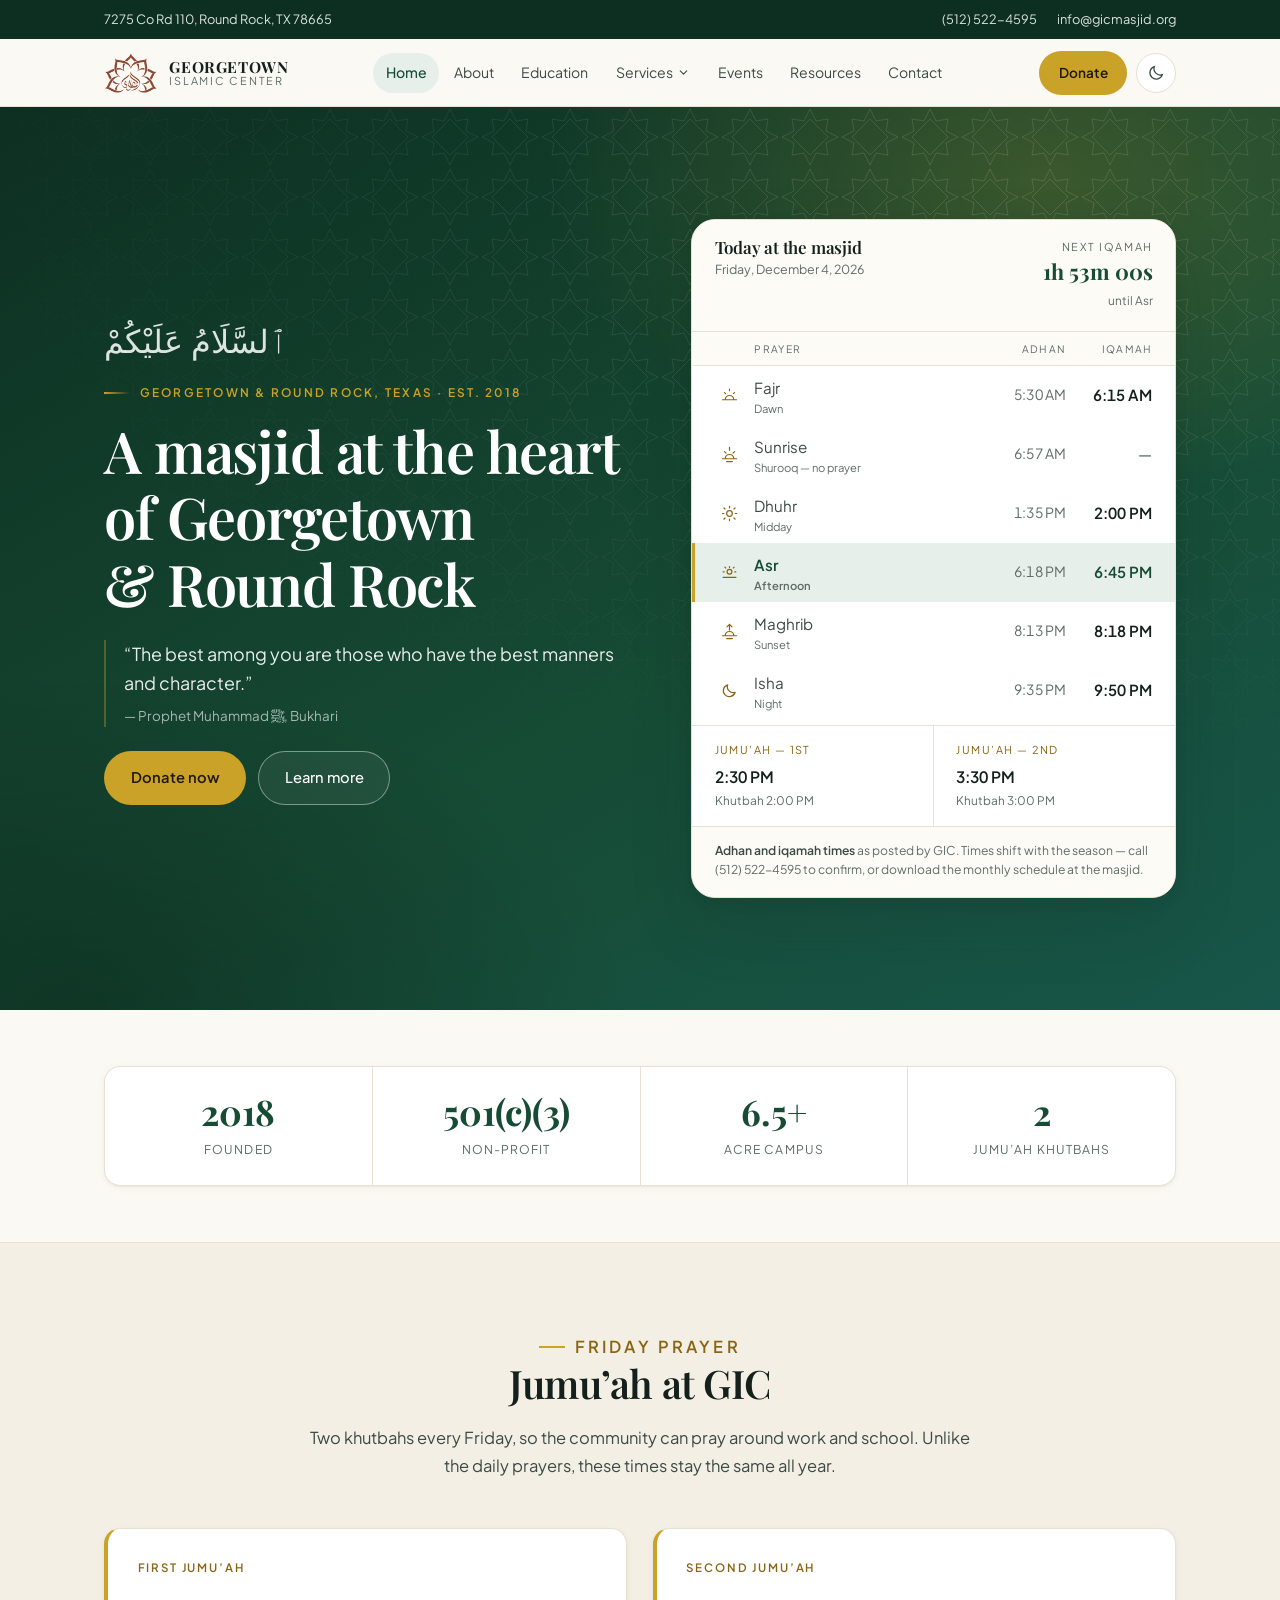
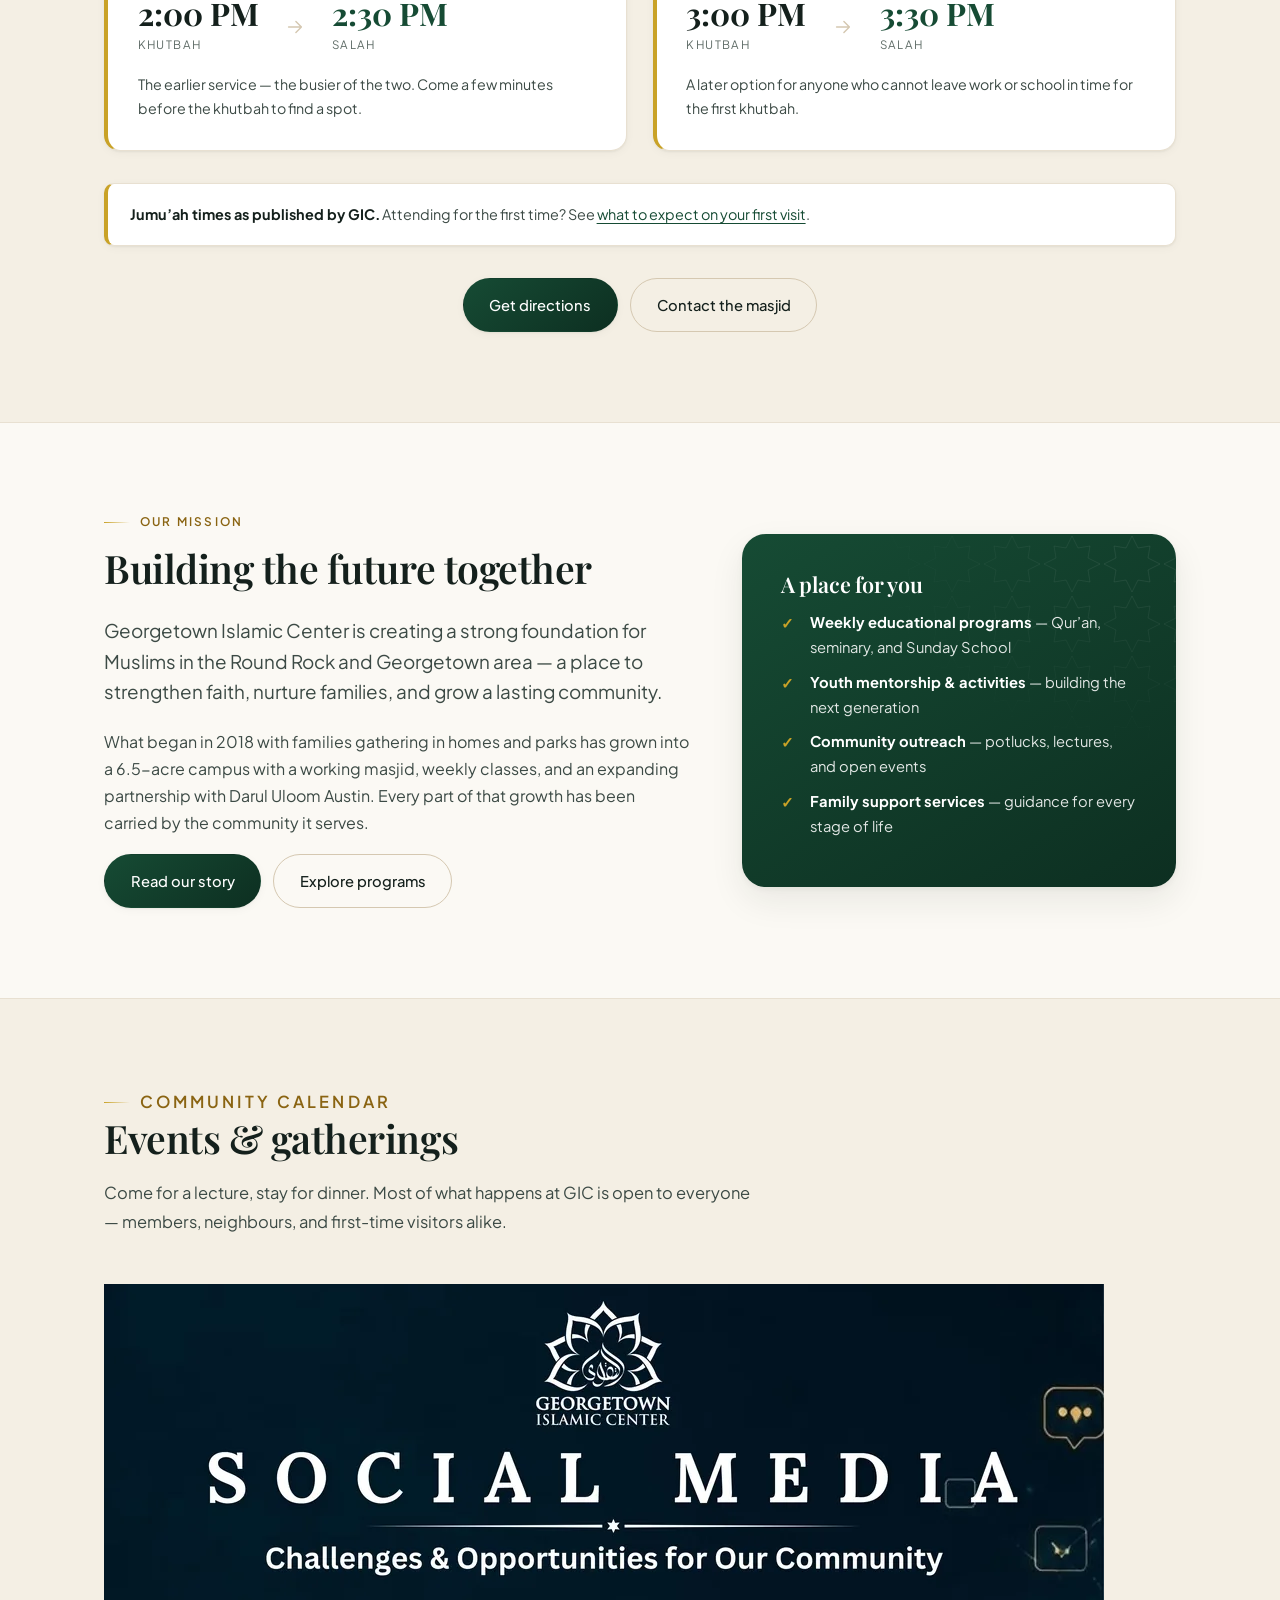
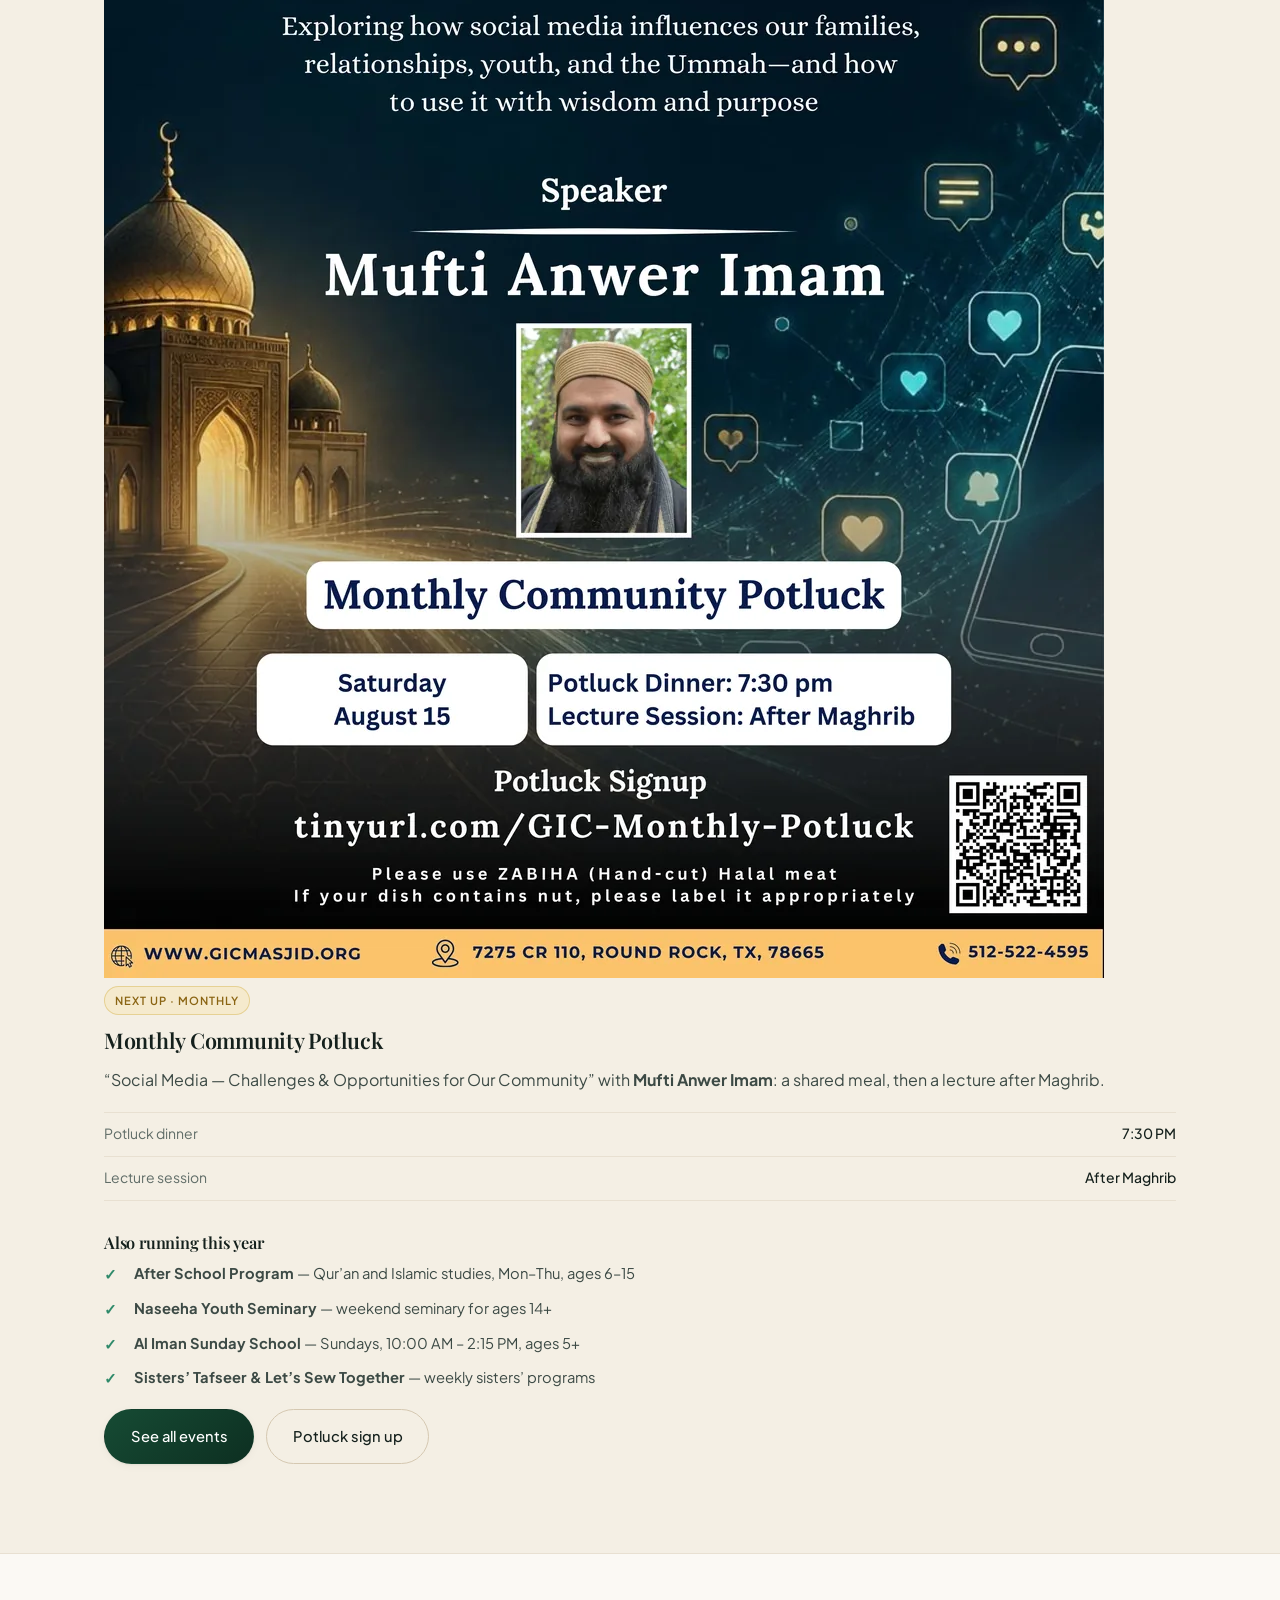
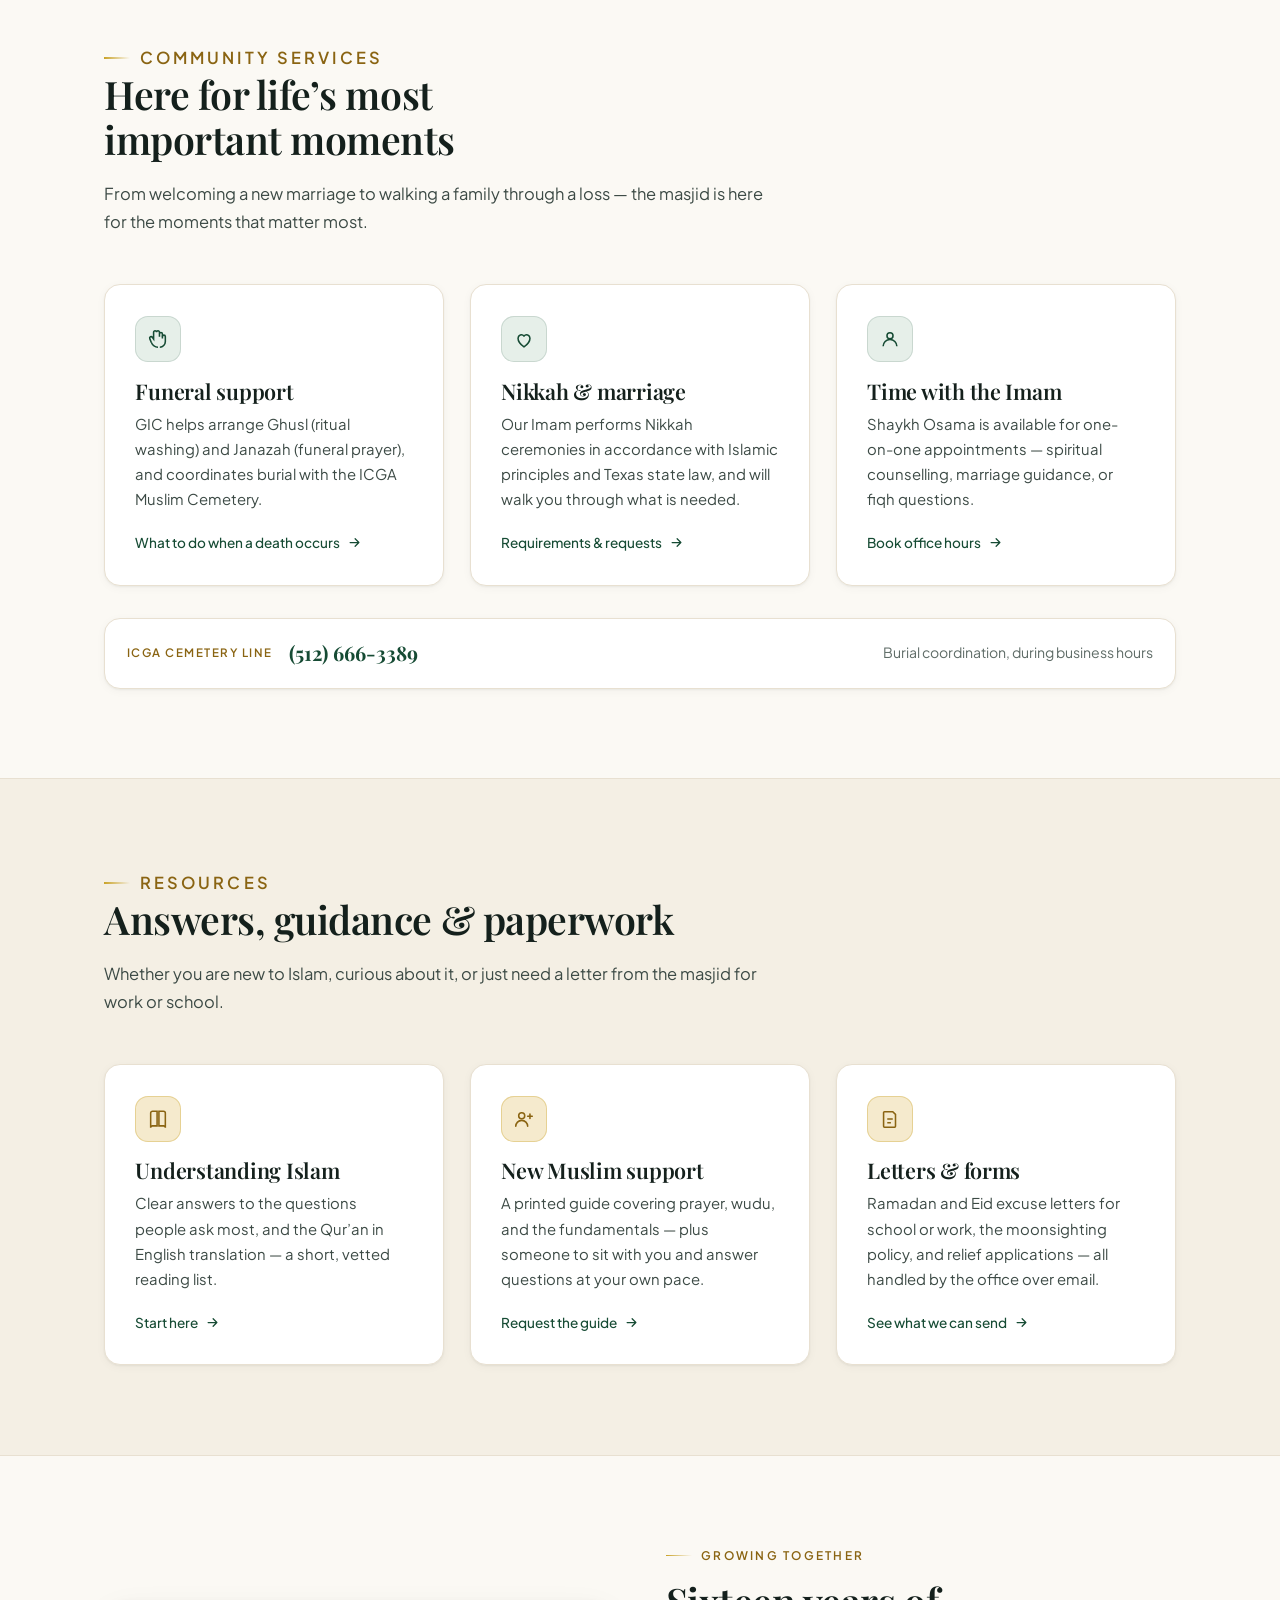
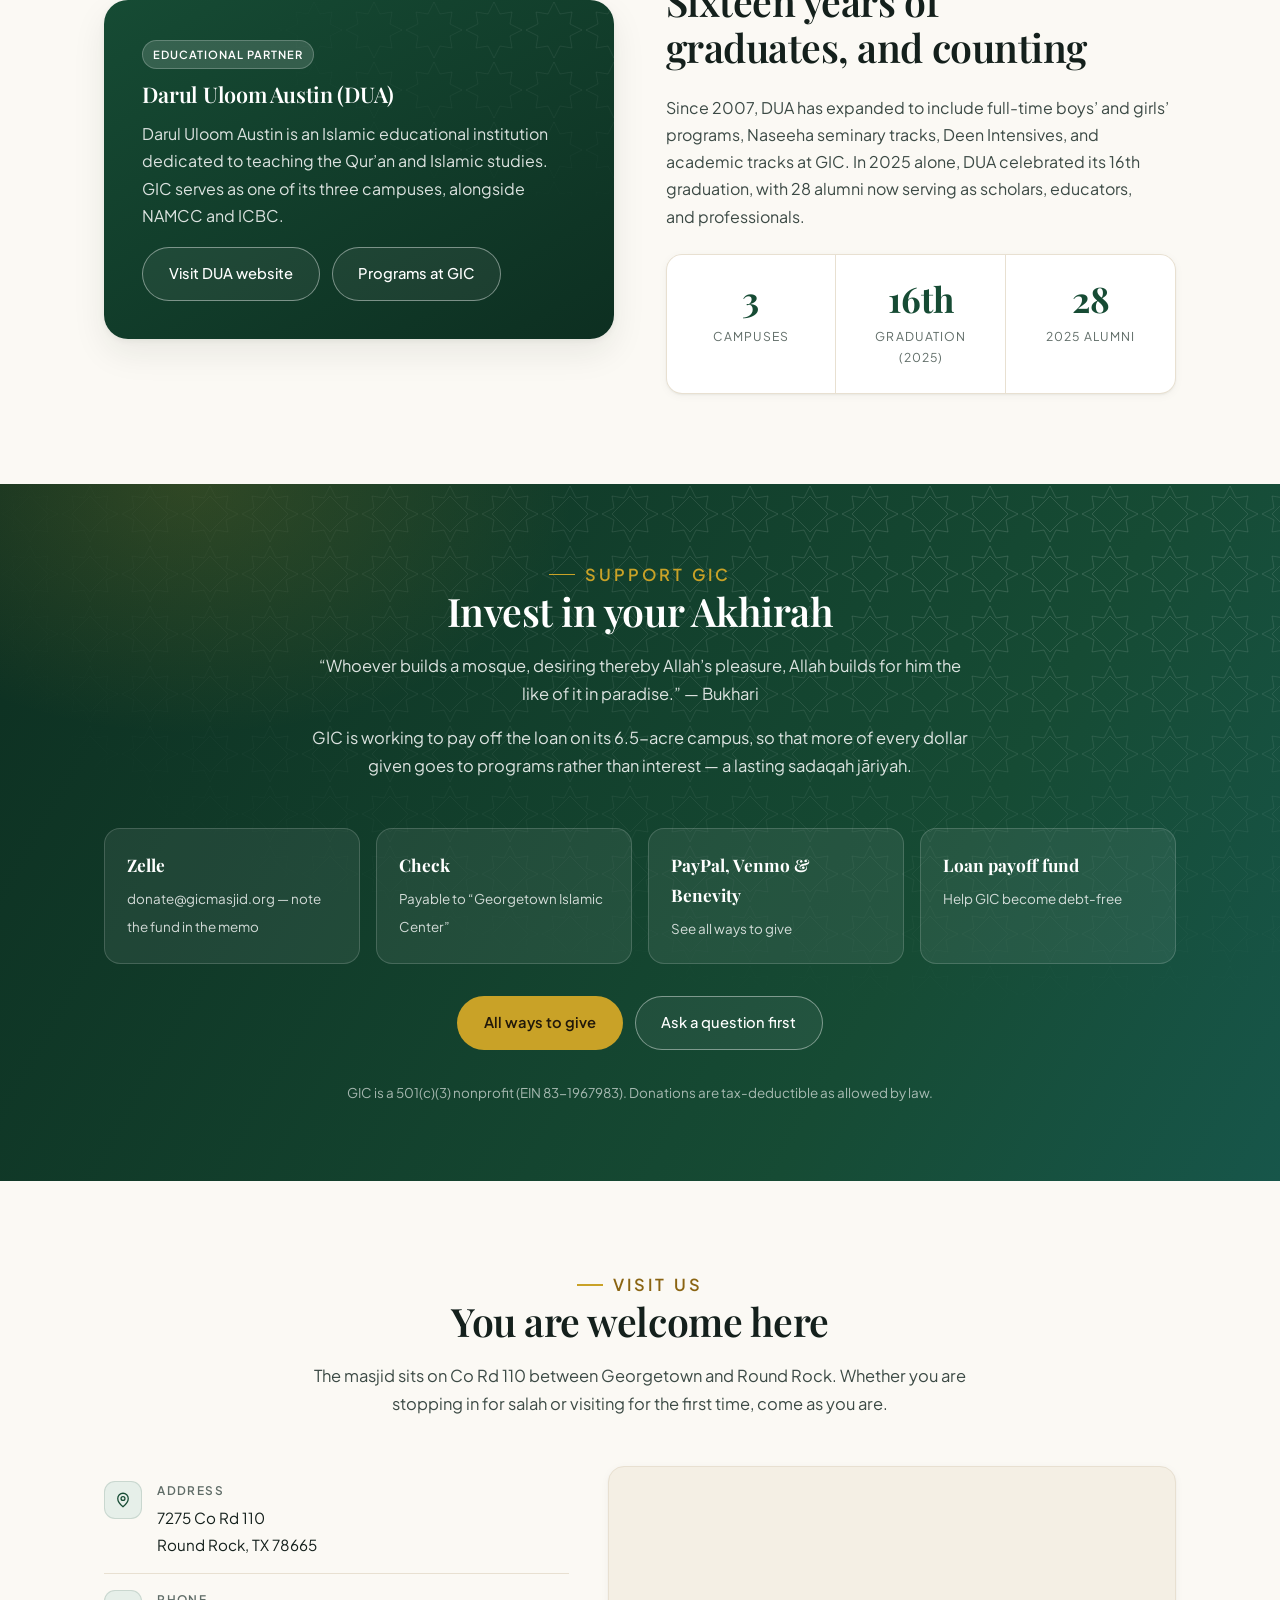
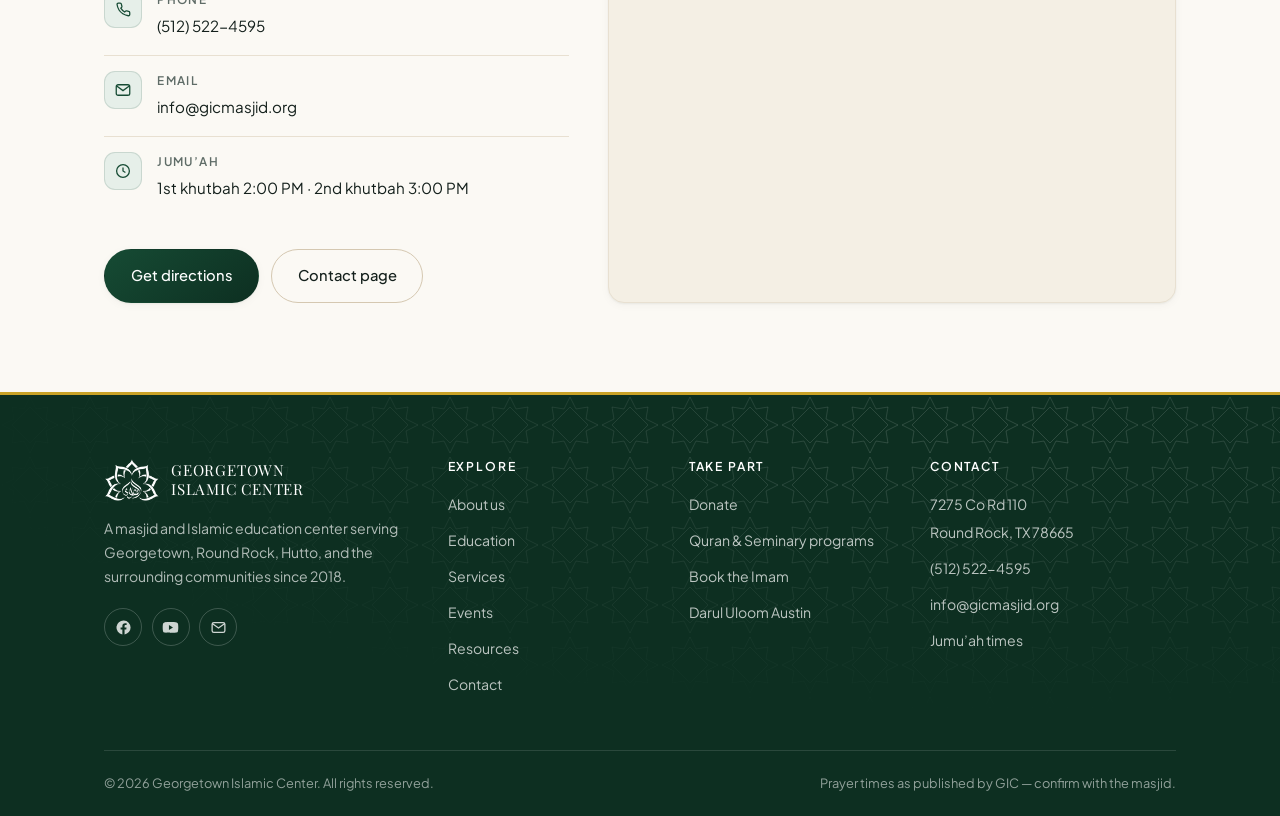
<file: index.html>
<!doctype html>
<html lang="en">
<head>
<meta charset="utf-8">
<meta name="viewport" content="width=device-width, initial-scale=1">
<title>Georgetown Islamic Center | GIC — Masjid in Georgetown & Round Rock, TX</title>
<meta name="description" content="Georgetown Islamic Center (GIC) is a masjid and Islamic education center serving Georgetown, Round Rock, and Hutto, Texas with daily prayers, Qur'an and seminary programs, and community services.">
<link rel="canonical" href="https://akaban01.github.io/gic-web/">
<meta property="og:type" content="website">
<meta property="og:site_name" content="Georgetown Islamic Center">
<meta property="og:title" content="Georgetown Islamic Center | GIC — Masjid in Georgetown & Round Rock, TX">
<meta property="og:description" content="Georgetown Islamic Center (GIC) is a masjid and Islamic education center serving Georgetown, Round Rock, and Hutto, Texas with daily prayers, Qur'an and seminary programs, and community services.">
<meta property="og:url" content="https://akaban01.github.io/gic-web/">
<meta name="twitter:card" content="summary">
<meta name="theme-color" content="#164b34">
<link rel="icon" href="assets/img/favicon.svg" type="image/svg+xml">
<link rel="apple-touch-icon" href="assets/img/favicon.svg">
<link rel="preconnect" href="https://fonts.googleapis.com">
<link rel="preconnect" href="https://fonts.gstatic.com" crossorigin>
<link href="https://fonts.googleapis.com/css2?family=Playfair+Display:wght@600;700;800;900&family=Plus+Jakarta+Sans:wght@400;500;600;700;800&display=swap" rel="stylesheet">
<link rel="stylesheet" href="assets/css/site.css">
<script>(function(){try{var t=localStorage.getItem("gic-theme");if(t==="dark"||t==="light")document.documentElement.setAttribute("data-theme",t);}catch(e){}})();</script>
<script type="application/ld+json">
{
  "@context": "https://schema.org",
  "@type": "Mosque",
  "name": "Georgetown Islamic Center",
  "alternateName": "GIC",
  "url": "https://akaban01.github.io/gic-web/",
  "sameAs": ["https://www.facebook.com/GICMasjid/", "https://www.youtube.com/@gicmasjid"],
  "telephone": "+15125224595",
  "email": "info@gicmasjid.org",
  "foundingDate": "2018",
  "address": {
    "@type": "PostalAddress",
    "streetAddress": "7275 Co Rd 110",
    "addressLocality": "Round Rock",
    "addressRegion": "TX",
    "postalCode": "78665",
    "addressCountry": "US"
  }
}
</script>
</head>
<body>
<a class="skip-link" href="#main">Skip to content</a>
<div class="topbar">
  <div class="wrap">
    <div class="topbar-links">
      <a href="https://www.google.com/maps/search/?api=1&query=7275+Co+Rd+110+Round+Rock+TX+78665" target="_blank" rel="noopener">7275 Co Rd 110, Round Rock, TX 78665</a>
    </div>
    <div class="topbar-meta">
      <a href="tel:+15125224595">(512) 522-4595</a>
      <a href="mailto:info@gicmasjid.org">info@gicmasjid.org</a>
    </div>
  </div>
</div>
<header class="site-header">
  <div class="wrap">
    <a class="brand" href="index.html">
      <img src="assets/img/gic-mark.png" alt="Georgetown Islamic Center" width="53" height="40" loading="eager">
      <span class="brand-text">
        <span class="brand-name">Georgetown</span>
        <span class="brand-sub">Islamic Center</span>
      </span>
    </a>

    <nav class="nav" id="primary-nav" aria-label="Primary">
      <a href="index.html" aria-current="page">Home</a><a href="about.html">About</a><a href="education.html">Education</a><div data-dropdown><a href="services.html" data-dropdown-trigger>Services <svg viewBox="0 0 24 24" fill="none" stroke="currentColor" stroke-width="2" stroke-linecap="round" stroke-linejoin="round"><path d="m6 9 6 6 6-6"/></svg></a><div class="nav-submenu"><a href="services.html#funeral-services">Funeral</a><a href="services.html#marriage-services">Marriage</a><a href="services.html#imam-services">Imam</a></div></div><a href="events.html">Events</a><a href="resources.html">Resources</a><a href="contact.html">Contact</a>
    </nav>

    <div class="header-actions">
      <a class="btn btn-gold btn-sm hide-donate" href="donate.html">Donate</a>
      <button class="icon-btn" type="button" data-theme-toggle aria-label="Switch colour theme">
        <svg viewBox="0 0 24 24" fill="none" stroke="currentColor" stroke-width="1.7" aria-hidden="true"><path d="M20.5 14.2A8.4 8.4 0 0 1 9.8 3.5a8.5 8.5 0 1 0 10.7 10.7z"/></svg>
      </button>
      <button class="icon-btn nav-toggle" type="button" data-nav-toggle aria-expanded="false" aria-controls="primary-nav" aria-label="Open menu">
        <svg viewBox="0 0 24 24" fill="none" stroke="currentColor" stroke-width="1.8" stroke-linecap="round" aria-hidden="true"><path d="M4 7h16M4 12h16M4 17h16"/></svg>
      </button>
    </div>
  </div>
</header>
<div class="nav-backdrop" aria-hidden="true"></div>

<main id="main">
<section class="hero">
  <div class="hero-pattern" aria-hidden="true"></div>
  <div class="wrap">
    <div class="hero-layout">
      <div>
        <p class="hero-arabic" dir="rtl" lang="ar">ٱلسَّلَامُ عَلَيْكُمْ</p>
        <p class="eyebrow">Georgetown &amp; Round Rock, Texas &middot; Est. 2018</p>
        <h1>A masjid at the heart of Georgetown &amp; Round Rock</h1>
        <blockquote class="quote">
          &ldquo;The best among you are those who have the best manners and character.&rdquo;
          <cite>&mdash; Prophet Muhammad ﷺ, Bukhari</cite>
        </blockquote>
        <div class="btn-row mt-1">
          <a class="btn btn-gold" href="donate.html">Donate now</a>
          <a class="btn btn-onDark" href="about.html">Learn more</a>
        </div>
      </div>
      <div>
        <div class="prayer-card" data-prayer-widget>
          <div class="prayer-card__head">
            <div>
              <h3>Today at the masjid</h3>
              <p class="prayer-card__date"><span data-prayer-date>&nbsp;</span></p>
            </div>
            <div class="countdown">
              <span class="countdown-label">Next iqamah</span>
              <span class="countdown-value" data-countdown-value>&mdash;</span>
              <span class="countdown-name" data-countdown-name></span>
            </div>
          </div>
          <ul class="prayer-rows" data-prayer-rows></ul>
          <div class="jumuah-strip">
            <a href="#jumuah">
              <span>Jumu&rsquo;ah &mdash; 1st</span>
              <b>2:30 PM</b>
              <small>Khutbah 2:00 PM</small>
            </a>
            <a href="#jumuah">
              <span>Jumu&rsquo;ah &mdash; 2nd</span>
              <b>3:30 PM</b>
              <small>Khutbah 3:00 PM</small>
            </a>
          </div>
          <div class="prayer-card__foot">
            <strong>Adhan and iqamah times</strong> as posted by GIC. Times shift with the season &mdash; call (512) 522-4595 to confirm, or download the monthly schedule at the masjid.
          </div>
        </div>
      </div>
    </div>
  </div>
</section>

<section class="tight">
  <div class="wrap">
    <div class="stats">
      <div><b>2018</b><span>Founded</span></div>
      <div><b>501(c)(3)</b><span>Non-profit</span></div>
      <div><b>6.5+</b><span>Acre campus</span></div>
      <div><b>2</b><span>Jumu&rsquo;ah khutbahs</span></div>
    </div>
  </div>
</section>

<section class="bg-alt" id="jumuah">
  <div class="wrap">
    <div class="section-head center">
      <p class="eyebrow center">Friday prayer</p>
      <h2>Jumu&rsquo;ah at GIC</h2>
      <p>Two khutbahs every Friday, so the community can pray around work and school. Unlike the daily prayers, these times stay the same all year.</p>
    </div>
    <div class="jumuah-grid">
      <div class="jumuah-card">
        <span class="jumuah-card__label">First Jumu&rsquo;ah</span>
        <div class="jumuah-times">
          <div>
            <b>2:00 PM</b>
            <span>Khutbah</span>
          </div>
          <span class="sep" aria-hidden="true"><svg viewBox="0 0 24 24" fill="none" stroke="currentColor" stroke-width="1.6" stroke-linecap="round" stroke-linejoin="round"><path d="M5 12h14M13 6l6 6-6 6"/></svg></span>
          <div class="salah">
            <b>2:30 PM</b>
            <span>Salah</span>
          </div>
        </div>
        <p>The earlier service &mdash; the busier of the two. Come a few minutes before the khutbah to find a spot.</p>
      </div>
      <div class="jumuah-card">
        <span class="jumuah-card__label">Second Jumu&rsquo;ah</span>
        <div class="jumuah-times">
          <div>
            <b>3:00 PM</b>
            <span>Khutbah</span>
          </div>
          <span class="sep" aria-hidden="true"><svg viewBox="0 0 24 24" fill="none" stroke="currentColor" stroke-width="1.6" stroke-linecap="round" stroke-linejoin="round"><path d="M5 12h14M13 6l6 6-6 6"/></svg></span>
          <div class="salah">
            <b>3:30 PM</b>
            <span>Salah</span>
          </div>
        </div>
        <p>A later option for anyone who cannot leave work or school in time for the first khutbah.</p>
      </div>
    </div>
    <div class="notice mt-2">
      <p><strong>Jumu&rsquo;ah times as published by GIC.</strong> Attending for the first time? See <a href="contact.html#first-visit">what to expect on your first visit</a>.</p>
    </div>
    <div class="btn-row mt-2" style="justify-content:center;">
      <a class="btn btn-primary" href="https://www.google.com/maps/search/?api=1&query=7275+Co+Rd+110+Round+Rock+TX+78665" target="_blank" rel="noopener">Get directions</a>
      <a class="btn btn-ghost" href="contact.html">Contact the masjid</a>
    </div>
  </div>
</section>

<section>
  <div class="wrap">
    <div class="split wide-left">
      <div>
        <p class="eyebrow">Our mission</p>
        <h2>Building the future together</h2>
        <p class="lead">Georgetown Islamic Center is creating a strong foundation for Muslims in the Round Rock and Georgetown area &mdash; a place to strengthen faith, nurture families, and grow a lasting community.</p>
        <p>What began in 2018 with families gathering in homes and parks has grown into a 6.5-acre campus with a working masjid, weekly classes, and an expanding partnership with Darul Uloom Austin. Every part of that growth has been carried by the community it serves.</p>
        <div class="btn-row">
          <a class="btn btn-primary" href="about.html">Read our story</a>
          <a class="btn btn-ghost" href="education.html">Explore programs</a>
        </div>
      </div>
      <div class="frame">
        <div class="pattern-overlay" aria-hidden="true"></div>
        <h3>A place for you</h3>
        <ul class="check-list" style="margin-bottom:0;">
          <li><b>Weekly educational programs</b> &mdash; Qur&rsquo;an, seminary, and Sunday School</li>
          <li><b>Youth mentorship &amp; activities</b> &mdash; building the next generation</li>
          <li><b>Community outreach</b> &mdash; potlucks, lectures, and open events</li>
          <li><b>Family support services</b> &mdash; guidance for every stage of life</li>
        </ul>
      </div>
    </div>
  </div>
</section>

<section class="bg-alt" id="events">
  <div class="wrap">
    <div class="section-head">
      <p class="eyebrow">Community calendar</p>
      <h2>Events &amp; gatherings</h2>
      <p>Come for a lecture, stay for dinner. Most of what happens at GIC is open to everyone &mdash; members, neighbours, and first-time visitors alike.</p>
    </div>
    <div class="event-feature">
      <a class="event-flyer" href="assets/img/events/potluck.webp" data-flyer aria-label="Enlarge the Monthly Community Potluck flyer">
        <img src="assets/img/events/potluck.webp" width="1000" height="1294" loading="lazy" decoding="async"
             alt="Flyer for the Monthly Community Potluck: &ldquo;Social Media &mdash; Challenges &amp; Opportunities for Our Community&rdquo;, speaker Mufti Anwer Imam, Saturday August 15, dinner 7:30 PM, lecture after Maghrib.">
      </a>
      <div>
        <span class="tag">Next up &middot; Monthly</span>
        <h3>Monthly Community Potluck</h3>
        <p>&ldquo;Social Media &mdash; Challenges &amp; Opportunities for Our Community&rdquo; with <strong>Mufti Anwer Imam</strong>: a shared meal, then a lecture after Maghrib.</p>
        <dl class="meta-list">
          <div><dt>Potluck dinner</dt><dd>7:30 PM</dd></div>
          <div><dt>Lecture session</dt><dd>After Maghrib</dd></div>
        </dl>
        <h4 class="mt-2">Also running this year</h4>
        <ul class="check-list">
          <li><b>After School Program</b> &mdash; Qur&rsquo;an and Islamic studies, Mon&ndash;Thu, ages 6&ndash;15</li>
          <li><b>Naseeha Youth Seminary</b> &mdash; weekend seminary for ages 14+</li>
          <li><b>Al Iman Sunday School</b> &mdash; Sundays, 10:00 AM &ndash; 2:15 PM, ages 5+</li>
          <li><b>Sisters&rsquo; Tafseer &amp; Let&rsquo;s Sew Together</b> &mdash; weekly sisters&rsquo; programs</li>
        </ul>
        <div class="btn-row">
          <a class="btn btn-primary" href="events.html">See all events</a>
          <a class="btn btn-ghost" href="https://www.perfectpotluck.com/meals.php?t=ONGL1863" target="_blank" rel="noopener">Potluck sign up</a>
        </div>
      </div>
    </div>
  </div>
</section>

<section id="services">
  <div class="wrap">
    <div class="section-head">
      <p class="eyebrow">Community services</p>
      <h2>Here for life&rsquo;s most important moments</h2>
      <p>From welcoming a new marriage to walking a family through a loss &mdash; the masjid is here for the moments that matter most.</p>
    </div>
    <div class="grid g-3">
      <a class="card" href="services.html#funeral-services">
        <span class="card-icon" aria-hidden="true"><svg viewBox="0 0 24 24" fill="none" stroke="currentColor" stroke-width="1.7"><path d="M12 21c-3 0-6-2.2-7.4-5.4L3 11.6a1.6 1.6 0 0 1 2.8-1.5l1.4 2V4.6a1.6 1.6 0 0 1 3.2 0M10.4 4.6a1.6 1.6 0 0 1 3.2 0v5M13.6 6.6a1.6 1.6 0 0 1 3.2 0v4.8"/><path d="M16.8 9.4a1.6 1.6 0 0 1 3.2 0v5.2c0 3.5-2.7 6.4-6 6.4"/></svg></span>
        <h3>Funeral support</h3>
        <p>GIC helps arrange Ghusl (ritual washing) and Janazah (funeral prayer), and coordinates burial with the ICGA Muslim Cemetery.</p>
        <span class="card-link">What to do when a death occurs <svg viewBox="0 0 24 24" width="15" height="15" fill="none" stroke="currentColor" stroke-width="2" stroke-linecap="round" stroke-linejoin="round" aria-hidden="true"><path d="M5 12h14M13 6l6 6-6 6"/></svg></span>
      </a>
      <a class="card" href="services.html#marriage-services">
        <span class="card-icon" aria-hidden="true"><svg viewBox="0 0 24 24" fill="none" stroke="currentColor" stroke-width="1.7"><path d="M12 20.5s-6.5-4.3-6.5-9.4a3.7 3.7 0 0 1 6.5-2.4 3.7 3.7 0 0 1 6.5 2.4c0 5.1-6.5 9.4-6.5 9.4z"/></svg></span>
        <h3>Nikkah &amp; marriage</h3>
        <p>Our Imam performs Nikkah ceremonies in accordance with Islamic principles and Texas state law, and will walk you through what is needed.</p>
        <span class="card-link">Requirements &amp; requests <svg viewBox="0 0 24 24" width="15" height="15" fill="none" stroke="currentColor" stroke-width="2" stroke-linecap="round" stroke-linejoin="round" aria-hidden="true"><path d="M5 12h14M13 6l6 6-6 6"/></svg></span>
      </a>
      <a class="card" href="services.html#imam-services">
        <span class="card-icon" aria-hidden="true"><svg viewBox="0 0 24 24" fill="none" stroke="currentColor" stroke-width="1.7"><circle cx="12" cy="8.5" r="3.3"/><path d="M4.5 20a7.5 7.5 0 0 1 15 0"/></svg></span>
        <h3>Time with the Imam</h3>
        <p>Shaykh Osama is available for one-on-one appointments &mdash; spiritual counselling, marriage guidance, or fiqh questions.</p>
        <span class="card-link">Book office hours <svg viewBox="0 0 24 24" width="15" height="15" fill="none" stroke="currentColor" stroke-width="2" stroke-linecap="round" stroke-linejoin="round" aria-hidden="true"><path d="M5 12h14M13 6l6 6-6 6"/></svg></span>
      </a>
    </div>
    <div class="callout-line mt-2">
      <b>ICGA Cemetery line</b>
      <a href="tel:+15126663389">(512) 666-3389</a>
      <span class="muted">Burial coordination, during business hours</span>
    </div>
  </div>
</section>

<section class="bg-alt" id="resources">
  <div class="wrap">
    <div class="section-head">
      <p class="eyebrow">Resources</p>
      <h2>Answers, guidance &amp; paperwork</h2>
      <p>Whether you are new to Islam, curious about it, or just need a letter from the masjid for work or school.</p>
    </div>
    <div class="grid g-3">
      <a class="card" href="resources.html">
        <span class="card-icon gold" aria-hidden="true"><svg viewBox="0 0 24 24" fill="none" stroke="currentColor" stroke-width="1.7"><path d="M4 5.5A2 2 0 0 1 6 3.5h5v16H6a2 2 0 0 0-2 2z"/><path d="M20 5.5a2 2 0 0 0-2-2h-5v16h5a2 2 0 0 1 2 2z"/></svg></span>
        <h3>Understanding Islam</h3>
        <p>Clear answers to the questions people ask most, and the Qur&rsquo;an in English translation &mdash; a short, vetted reading list.</p>
        <span class="card-link">Start here <svg viewBox="0 0 24 24" width="15" height="15" fill="none" stroke="currentColor" stroke-width="2" stroke-linecap="round" stroke-linejoin="round" aria-hidden="true"><path d="M5 12h14M13 6l6 6-6 6"/></svg></span>
      </a>
      <a class="card" href="resources.html#new-muslim">
        <span class="card-icon gold" aria-hidden="true"><svg viewBox="0 0 24 24" fill="none" stroke="currentColor" stroke-width="1.7" stroke-linecap="round"><circle cx="9.5" cy="8.5" r="3.3"/><path d="M3 20a6.5 6.5 0 0 1 13 0"/><path d="M18.5 6.5v5M21 9h-5"/></svg></span>
        <h3>New Muslim support</h3>
        <p>A printed guide covering prayer, wudu, and the fundamentals &mdash; plus someone to sit with you and answer questions at your own pace.</p>
        <span class="card-link">Request the guide <svg viewBox="0 0 24 24" width="15" height="15" fill="none" stroke="currentColor" stroke-width="2" stroke-linecap="round" stroke-linejoin="round" aria-hidden="true"><path d="M5 12h14M13 6l6 6-6 6"/></svg></span>
      </a>
      <a class="card" href="resources.html#forms">
        <span class="card-icon gold" aria-hidden="true"><svg viewBox="0 0 24 24" fill="none" stroke="currentColor" stroke-width="1.7"><path d="M6 4h9l3 3v13a1 1 0 0 1-1 1H6a1 1 0 0 1-1-1V5a1 1 0 0 1 1-1z"/><path d="M9 12h6M9 16h4"/></svg></span>
        <h3>Letters &amp; forms</h3>
        <p>Ramadan and Eid excuse letters for school or work, the moonsighting policy, and relief applications &mdash; all handled by the office over email.</p>
        <span class="card-link">See what we can send <svg viewBox="0 0 24 24" width="15" height="15" fill="none" stroke="currentColor" stroke-width="2" stroke-linecap="round" stroke-linejoin="round" aria-hidden="true"><path d="M5 12h14M13 6l6 6-6 6"/></svg></span>
      </a>
    </div>
  </div>
</section>

<section>
  <div class="wrap">
    <div class="split">
      <div class="frame">
        <div class="pattern-overlay" aria-hidden="true"></div>
        <span class="tag">Educational partner</span>
        <h3>Darul Uloom Austin (DUA)</h3>
        <p>Darul Uloom Austin is an Islamic educational institution dedicated to teaching the Qur&rsquo;an and Islamic studies. GIC serves as one of its three campuses, alongside NAMCC and ICBC.</p>
        <div class="btn-row">
          <a class="btn btn-onDark" href="https://darululoomaustin.org/" target="_blank" rel="noopener">Visit DUA website</a>
          <a class="btn btn-onDark" href="education.html">Programs at GIC</a>
        </div>
      </div>
      <div>
        <p class="eyebrow">Growing together</p>
        <h2>Sixteen years of graduates, and counting</h2>
        <p>Since 2007, DUA has expanded to include full-time boys&rsquo; and girls&rsquo; programs, Naseeha seminary tracks, Deen Intensives, and academic tracks at GIC. In 2025 alone, DUA celebrated its 16th graduation, with 28 alumni now serving as scholars, educators, and professionals.</p>
        <div class="stats" style="margin-top:1.5rem;">
          <div><b>3</b><span>Campuses</span></div>
          <div><b>16th</b><span>Graduation (2025)</span></div>
          <div><b>28</b><span>2025 alumni</span></div>
        </div>
      </div>
    </div>
  </div>
</section>

<section class="cta-band">
  <div class="hero-pattern" aria-hidden="true"></div>
  <div class="wrap">
    <div class="section-head center" style="max-width:660px;">
      <p class="eyebrow center">Support GIC</p>
      <h2>Invest in your Akhirah</h2>
      <p>&ldquo;Whoever builds a mosque, desiring thereby Allah&rsquo;s pleasure, Allah builds for him the like of it in paradise.&rdquo; &mdash; Bukhari</p>
      <p class="mt-1">GIC is working to pay off the loan on its 6.5-acre campus, so that more of every dollar given goes to programs rather than interest &mdash; a lasting sadaqah j&#257;riyah.</p>
    </div>
    <div class="donate-grid">
      <a class="donate-card" href="mailto:donate@gicmasjid.org">
        <b>Zelle</b>
        <span>donate@gicmasjid.org &mdash; note the fund in the memo</span>
      </a>
      <a class="donate-card" href="donate.html">
        <b>Check</b>
        <span>Payable to &ldquo;Georgetown Islamic Center&rdquo;</span>
      </a>
      <a class="donate-card" href="donate.html">
        <b>PayPal, Venmo &amp; Benevity</b>
        <span>See all ways to give</span>
      </a>
      <a class="donate-card" href="mailto:info@gicmasjid.org?subject=Loan%20Payoff%20Donation">
        <b>Loan payoff fund</b>
        <span>Help GIC become debt-free</span>
      </a>
    </div>
    <div class="btn-row mt-2" style="justify-content:center;">
      <a class="btn btn-gold" href="donate.html">All ways to give</a>
      <a class="btn btn-onDark" href="mailto:info@gicmasjid.org">Ask a question first</a>
    </div>
    <p class="mt-2 center" style="font-size:.84rem;color:rgba(255,255,255,.62);margin-bottom:0;">
      GIC is a 501(c)(3) nonprofit (EIN 83-1967983). Donations are tax-deductible as allowed by law.
    </p>
  </div>
</section>

<section id="visit">
  <div class="wrap">
    <div class="section-head center">
      <p class="eyebrow center">Visit us</p>
      <h2>You are welcome here</h2>
      <p>The masjid sits on Co Rd 110 between Georgetown and Round Rock. Whether you are stopping in for salah or visiting for the first time, come as you are.</p>
    </div>
    <div class="contact-grid">
      <div>
        <ul class="contact-list">
          <li>
            <span class="ci" aria-hidden="true"><svg viewBox="0 0 24 24" fill="none" stroke="currentColor" stroke-width="1.7"><path d="M12 21s7-5.6 7-11a7 7 0 1 0-14 0c0 5.4 7 11 7 11z"/><circle cx="12" cy="10" r="2.6"/></svg></span>
            <div><b>Address</b><a href="https://www.google.com/maps/search/?api=1&query=7275+Co+Rd+110+Round+Rock+TX+78665" target="_blank" rel="noopener">7275 Co Rd 110<br>Round Rock, TX 78665</a></div>
          </li>
          <li>
            <span class="ci" aria-hidden="true"><svg viewBox="0 0 24 24" fill="none" stroke="currentColor" stroke-width="1.7"><path d="M21 16.9v2.4a1.7 1.7 0 0 1-1.9 1.7 16.8 16.8 0 0 1-7.3-2.6 16.5 16.5 0 0 1-5.1-5.1A16.8 16.8 0 0 1 4.1 6a1.7 1.7 0 0 1 1.7-1.9h2.4a1.7 1.7 0 0 1 1.7 1.5c.1.9.3 1.7.6 2.5a1.7 1.7 0 0 1-.4 1.8l-1 1a13.6 13.6 0 0 0 5.1 5.1l1-1a1.7 1.7 0 0 1 1.8-.4c.8.3 1.6.5 2.5.6a1.7 1.7 0 0 1 1.5 1.7z"/></svg></span>
            <div><b>Phone</b><a href="tel:+15125224595">(512) 522-4595</a></div>
          </li>
          <li>
            <span class="ci" aria-hidden="true"><svg viewBox="0 0 24 24" fill="none" stroke="currentColor" stroke-width="1.7"><rect x="3" y="5" width="18" height="14" rx="2.5"/><path d="m3.6 6.8 8.4 6 8.4-6"/></svg></span>
            <div><b>Email</b><a href="mailto:info@gicmasjid.org">info@gicmasjid.org</a></div>
          </li>
          <li>
            <span class="ci" aria-hidden="true"><svg viewBox="0 0 24 24" fill="none" stroke="currentColor" stroke-width="1.7"><circle cx="12" cy="12" r="8.5"/><path d="M12 7.2V12l3.2 2"/></svg></span>
            <div><b>Jumu&rsquo;ah</b><span>1st khutbah 2:00 PM &middot; 2nd khutbah 3:00 PM</span></div>
          </li>
        </ul>
        <div class="btn-row mt-2">
          <a class="btn btn-primary" href="https://www.google.com/maps/search/?api=1&query=7275+Co+Rd+110+Round+Rock+TX+78665" target="_blank" rel="noopener">Get directions</a>
          <a class="btn btn-ghost" href="contact.html">Contact page</a>
        </div>
      </div>
      <div class="map-embed">
        <iframe title="Map showing Georgetown Islamic Center" src="https://www.google.com/maps?q=7275+Co+Rd+110+Round+Rock+TX+78665&output=embed" loading="lazy" referrerpolicy="no-referrer-when-downgrade"></iframe>
      </div>
    </div>
  </div>
</section>

</main>

<footer class="site-footer">
  <div class="hero-pattern" aria-hidden="true"></div>
  <div class="wrap">
    <div class="footer-grid">
      <div>
        <div class="footer-brand">
          <img src="assets/img/gic-mark.png" alt="" width="55" height="42" loading="lazy">
          <span>Georgetown<br>Islamic Center</span>
        </div>
        <p>A masjid and Islamic education center serving Georgetown, Round Rock, Hutto, and the surrounding communities since 2018.</p>
        <div class="socials">
          <a href="https://www.facebook.com/GICMasjid/" target="_blank" rel="noopener" aria-label="Facebook"><svg viewBox="0 0 24 24" fill="currentColor"><path d="M22 12a10 10 0 1 0-11.6 9.9v-7h-2.5V12h2.5V9.8c0-2.5 1.5-3.9 3.8-3.9 1.1 0 2.2.2 2.2.2v2.5h-1.3c-1.2 0-1.6.8-1.6 1.6V12h2.8l-.4 2.9h-2.4v7A10 10 0 0 0 22 12z"/></svg></a>
          <a href="https://www.youtube.com/@gicmasjid" target="_blank" rel="noopener" aria-label="YouTube"><svg viewBox="0 0 24 24" fill="currentColor"><path d="M23 12s0-3.5-.45-5.2a2.9 2.9 0 0 0-2-2C18.8 4.3 12 4.3 12 4.3s-6.8 0-8.55.5a2.9 2.9 0 0 0-2 2C1 8.5 1 12 1 12s0 3.5.45 5.2a2.9 2.9 0 0 0 2 2c1.75.5 8.55.5 8.55.5s6.8 0 8.55-.5a2.9 2.9 0 0 0 2-2C23 15.5 23 12 23 12zM9.8 15.4V8.6l5.7 3.4z"/></svg></a>
          <a href="mailto:info@gicmasjid.org" aria-label="Email"><svg viewBox="0 0 24 24" fill="none" stroke="currentColor" stroke-width="1.8"><rect x="3" y="5" width="18" height="14" rx="2.5"/><path d="m3.6 6.8 8.4 6 8.4-6"/></svg></a>
        </div>
      </div>

      <div>
        <h4>Explore</h4>
        <ul>
          <li><a href="about.html">About us</a></li>
          <li><a href="education.html">Education</a></li>
          <li><a href="services.html">Services</a></li>
          <li><a href="events.html">Events</a></li>
          <li><a href="resources.html">Resources</a></li>
          <li><a href="contact.html">Contact</a></li>
        </ul>
      </div>

      <div>
        <h4>Take part</h4>
        <ul>
          <li><a href="donate.html">Donate</a></li>
          <li><a href="education.html">Quran &amp; Seminary programs</a></li>
          <li><a href="services.html#imam-services">Book the Imam</a></li>
          <li><a href="https://darululoomaustin.org/" target="_blank" rel="noopener">Darul Uloom Austin</a></li>
        </ul>
      </div>

      <div>
        <h4>Contact</h4>
        <ul>
          <li><a href="https://www.google.com/maps/search/?api=1&query=7275+Co+Rd+110+Round+Rock+TX+78665" target="_blank" rel="noopener">7275 Co Rd 110<br>Round Rock, TX 78665</a></li>
          <li><a href="tel:+15125224595">(512) 522-4595</a></li>
          <li><a href="mailto:info@gicmasjid.org">info@gicmasjid.org</a></li>
          <li><a href="index.html#jumuah">Jumu&rsquo;ah times</a></li>
        </ul>
      </div>
    </div>

    <div class="footer-bottom">
      <span>&copy; <span data-year>2026</span> Georgetown Islamic Center. All rights reserved.</span>
      <span>Prayer times as published by GIC &mdash; confirm with the masjid.</span>
    </div>
  </div>
</footer>

<script src="assets/js/site.js" defer></script>
</body>
</html>
</file>
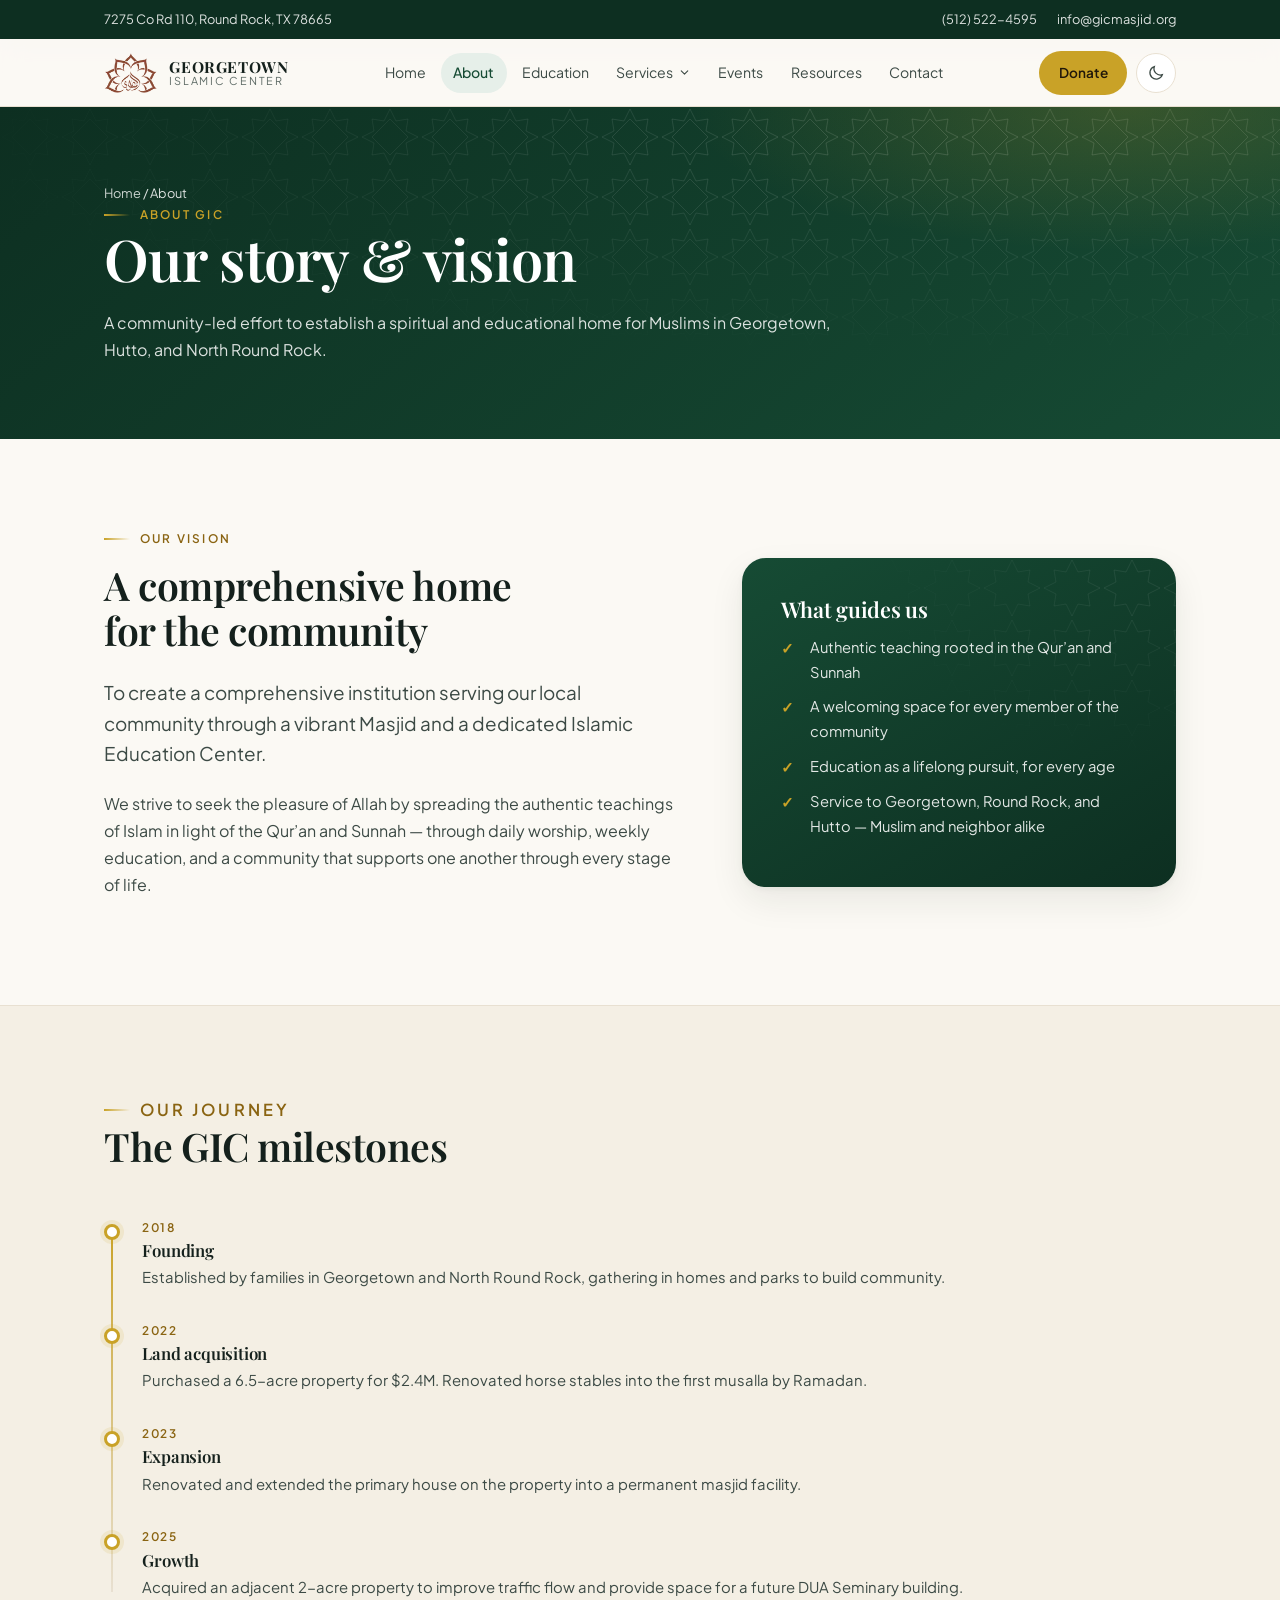
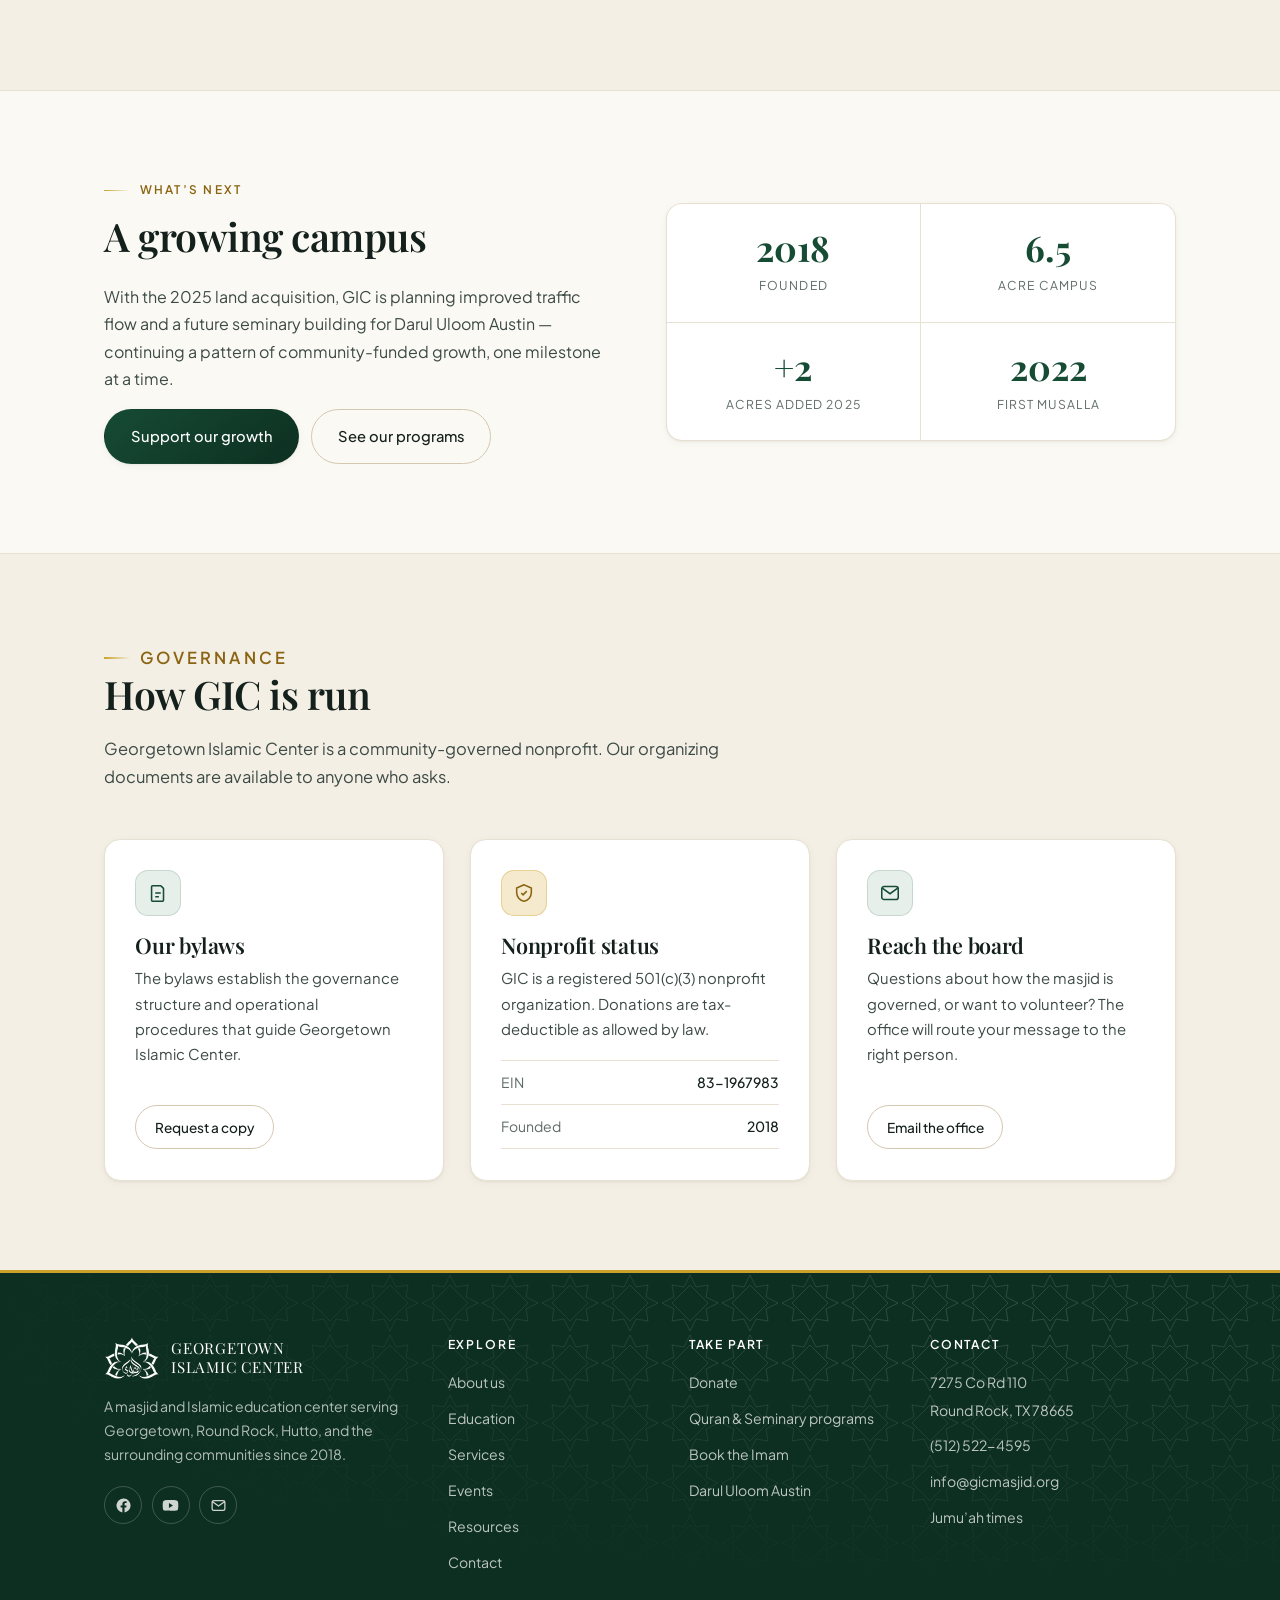
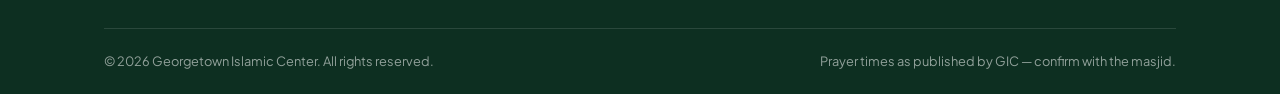
<file: about.html>
<!doctype html>
<html lang="en">
<head>
<meta charset="utf-8">
<meta name="viewport" content="width=device-width, initial-scale=1">
<title>About Us | Georgetown Islamic Center</title>
<meta name="description" content="The story of Georgetown Islamic Center (GIC) — founded in 2018, from home gatherings to a 6.5-acre campus serving Georgetown, Round Rock, and Hutto, Texas.">
<link rel="canonical" href="https://akaban01.github.io/gic-web/about.html">
<meta property="og:type" content="website">
<meta property="og:site_name" content="Georgetown Islamic Center">
<meta property="og:title" content="About Us | Georgetown Islamic Center">
<meta property="og:description" content="The story of Georgetown Islamic Center (GIC) — founded in 2018, from home gatherings to a 6.5-acre campus serving Georgetown, Round Rock, and Hutto, Texas.">
<meta property="og:url" content="https://akaban01.github.io/gic-web/about.html">
<meta name="twitter:card" content="summary">
<meta name="theme-color" content="#164b34">
<link rel="icon" href="assets/img/favicon.svg" type="image/svg+xml">
<link rel="apple-touch-icon" href="assets/img/favicon.svg">
<link rel="preconnect" href="https://fonts.googleapis.com">
<link rel="preconnect" href="https://fonts.gstatic.com" crossorigin>
<link href="https://fonts.googleapis.com/css2?family=Playfair+Display:wght@600;700;800;900&family=Plus+Jakarta+Sans:wght@400;500;600;700;800&display=swap" rel="stylesheet">
<link rel="stylesheet" href="assets/css/site.css">
<script>(function(){try{var t=localStorage.getItem("gic-theme");if(t==="dark"||t==="light")document.documentElement.setAttribute("data-theme",t);}catch(e){}})();</script>
<script type="application/ld+json">
{
  "@context": "https://schema.org",
  "@type": "Mosque",
  "name": "Georgetown Islamic Center",
  "alternateName": "GIC",
  "url": "https://akaban01.github.io/gic-web/",
  "sameAs": ["https://www.facebook.com/GICMasjid/", "https://www.youtube.com/@gicmasjid"],
  "telephone": "+15125224595",
  "email": "info@gicmasjid.org",
  "foundingDate": "2018",
  "address": {
    "@type": "PostalAddress",
    "streetAddress": "7275 Co Rd 110",
    "addressLocality": "Round Rock",
    "addressRegion": "TX",
    "postalCode": "78665",
    "addressCountry": "US"
  }
}
</script>
</head>
<body>
<a class="skip-link" href="#main">Skip to content</a>
<div class="topbar">
  <div class="wrap">
    <div class="topbar-links">
      <a href="https://www.google.com/maps/search/?api=1&query=7275+Co+Rd+110+Round+Rock+TX+78665" target="_blank" rel="noopener">7275 Co Rd 110, Round Rock, TX 78665</a>
    </div>
    <div class="topbar-meta">
      <a href="tel:+15125224595">(512) 522-4595</a>
      <a href="mailto:info@gicmasjid.org">info@gicmasjid.org</a>
    </div>
  </div>
</div>
<header class="site-header">
  <div class="wrap">
    <a class="brand" href="index.html">
      <img src="assets/img/gic-mark.png" alt="Georgetown Islamic Center" width="53" height="40" loading="eager">
      <span class="brand-text">
        <span class="brand-name">Georgetown</span>
        <span class="brand-sub">Islamic Center</span>
      </span>
    </a>

    <nav class="nav" id="primary-nav" aria-label="Primary">
      <a href="index.html">Home</a><a href="about.html" aria-current="page">About</a><a href="education.html">Education</a><div data-dropdown><a href="services.html" data-dropdown-trigger>Services <svg viewBox="0 0 24 24" fill="none" stroke="currentColor" stroke-width="2" stroke-linecap="round" stroke-linejoin="round"><path d="m6 9 6 6 6-6"/></svg></a><div class="nav-submenu"><a href="services.html#funeral-services">Funeral</a><a href="services.html#marriage-services">Marriage</a><a href="services.html#imam-services">Imam</a></div></div><a href="events.html">Events</a><a href="resources.html">Resources</a><a href="contact.html">Contact</a>
    </nav>

    <div class="header-actions">
      <a class="btn btn-gold btn-sm hide-donate" href="donate.html">Donate</a>
      <button class="icon-btn" type="button" data-theme-toggle aria-label="Switch colour theme">
        <svg viewBox="0 0 24 24" fill="none" stroke="currentColor" stroke-width="1.7" aria-hidden="true"><path d="M20.5 14.2A8.4 8.4 0 0 1 9.8 3.5a8.5 8.5 0 1 0 10.7 10.7z"/></svg>
      </button>
      <button class="icon-btn nav-toggle" type="button" data-nav-toggle aria-expanded="false" aria-controls="primary-nav" aria-label="Open menu">
        <svg viewBox="0 0 24 24" fill="none" stroke="currentColor" stroke-width="1.8" stroke-linecap="round" aria-hidden="true"><path d="M4 7h16M4 12h16M4 17h16"/></svg>
      </button>
    </div>
  </div>
</header>
<div class="nav-backdrop" aria-hidden="true"></div>

<main id="main">
<section class="page-hero">
  <div class="hero-pattern" aria-hidden="true"></div>
  <div class="wrap">
    <p class="crumbs"><a href="index.html">Home</a> / About</p>
    <p class="eyebrow">About GIC</p>
    <h1>Our story &amp; vision</h1>
    <p>A community-led effort to establish a spiritual and educational home for Muslims in Georgetown, Hutto, and North Round Rock.</p>
  </div>
</section>

<section>
  <div class="wrap">
    <div class="split wide-left">
      <div>
        <p class="eyebrow">Our vision</p>
        <h2>A comprehensive home for the community</h2>
        <p class="lead">To create a comprehensive institution serving our local community through a vibrant Masjid and a dedicated Islamic Education Center.</p>
        <p>We strive to seek the pleasure of Allah by spreading the authentic teachings of Islam in light of the Qur&rsquo;an and Sunnah &mdash; through daily worship, weekly education, and a community that supports one another through every stage of life.</p>
      </div>
      <div class="frame">
        <div class="pattern-overlay" aria-hidden="true"></div>
        <h3>What guides us</h3>
        <ul class="check-list" style="margin-bottom:0;">
          <li>Authentic teaching rooted in the Qur&rsquo;an and Sunnah</li>
          <li>A welcoming space for every member of the community</li>
          <li>Education as a lifelong pursuit, for every age</li>
          <li>Service to Georgetown, Round Rock, and Hutto &mdash; Muslim and neighbor alike</li>
        </ul>
      </div>
    </div>
  </div>
</section>

<section class="bg-alt">
  <div class="wrap">
    <div class="section-head">
      <p class="eyebrow">Our journey</p>
      <h2>The GIC milestones</h2>
    </div>
    <ol class="timeline">
      <li>
        <span class="year">2018</span>
        <h3>Founding</h3>
        <p>Established by families in Georgetown and North Round Rock, gathering in homes and parks to build community.</p>
      </li>
      <li>
        <span class="year">2022</span>
        <h3>Land acquisition</h3>
        <p>Purchased a 6.5-acre property for $2.4M. Renovated horse stables into the first musalla by Ramadan.</p>
      </li>
      <li>
        <span class="year">2023</span>
        <h3>Expansion</h3>
        <p>Renovated and extended the primary house on the property into a permanent masjid facility.</p>
      </li>
      <li>
        <span class="year">2025</span>
        <h3>Growth</h3>
        <p>Acquired an adjacent 2-acre property to improve traffic flow and provide space for a future DUA Seminary building.</p>
      </li>
    </ol>
  </div>
</section>

<section>
  <div class="wrap">
    <div class="split">
      <div>
        <p class="eyebrow">What&rsquo;s next</p>
        <h2>A growing campus</h2>
        <p>With the 2025 land acquisition, GIC is planning improved traffic flow and a future seminary building for Darul Uloom Austin &mdash; continuing a pattern of community-funded growth, one milestone at a time.</p>
        <div class="btn-row">
          <a class="btn btn-primary" href="donate.html">Support our growth</a>
          <a class="btn btn-ghost" href="education.html">See our programs</a>
        </div>
      </div>
      <div class="stats two">
        <div><b>2018</b><span>Founded</span></div>
        <div><b>6.5</b><span>Acre campus</span></div>
        <div><b>+2</b><span>Acres added 2025</span></div>
        <div><b>2022</b><span>First musalla</span></div>
      </div>
    </div>
  </div>
</section>

<section class="bg-alt">
  <div class="wrap">
    <div class="section-head">
      <p class="eyebrow">Governance</p>
      <h2>How GIC is run</h2>
      <p>Georgetown Islamic Center is a community-governed nonprofit. Our organizing documents are available to anyone who asks.</p>
    </div>
    <div class="grid g-3">
      <div class="card">
        <span class="card-icon" aria-hidden="true"><svg viewBox="0 0 24 24" fill="none" stroke="currentColor" stroke-width="1.7"><path d="M6 4h9l3 3v13a1 1 0 0 1-1 1H6a1 1 0 0 1-1-1V5a1 1 0 0 1 1-1z"/><path d="M9 12h6M9 16h4"/></svg></span>
        <h3>Our bylaws</h3>
        <p>The bylaws establish the governance structure and operational procedures that guide Georgetown Islamic Center.</p>
        <div class="btn-row">
          <a class="btn btn-ghost btn-sm" href="mailto:info@gicmasjid.org?subject=GIC%20Bylaws">Request a copy</a>
        </div>
      </div>
      <div class="card">
        <span class="card-icon gold" aria-hidden="true"><svg viewBox="0 0 24 24" fill="none" stroke="currentColor" stroke-width="1.7"><path d="M12 3 4 6.5v5c0 4.6 3.3 8.6 8 9.5 4.7-.9 8-4.9 8-9.5v-5z"/><path d="m9 12 2 2 4-4"/></svg></span>
        <h3>Nonprofit status</h3>
        <p>GIC is a registered 501(c)(3) nonprofit organization. Donations are tax-deductible as allowed by law.</p>
        <dl class="meta-list">
          <div><dt>EIN</dt><dd>83-1967983</dd></div>
          <div><dt>Founded</dt><dd>2018</dd></div>
        </dl>
      </div>
      <div class="card">
        <span class="card-icon" aria-hidden="true"><svg viewBox="0 0 24 24" fill="none" stroke="currentColor" stroke-width="1.7"><rect x="3" y="5" width="18" height="14" rx="2.5"/><path d="m3.6 6.8 8.4 6 8.4-6"/></svg></span>
        <h3>Reach the board</h3>
        <p>Questions about how the masjid is governed, or want to volunteer? The office will route your message to the right person.</p>
        <div class="btn-row">
          <a class="btn btn-ghost btn-sm" href="mailto:info@gicmasjid.org">Email the office</a>
        </div>
      </div>
    </div>
  </div>
</section>

</main>

<footer class="site-footer">
  <div class="hero-pattern" aria-hidden="true"></div>
  <div class="wrap">
    <div class="footer-grid">
      <div>
        <div class="footer-brand">
          <img src="assets/img/gic-mark.png" alt="" width="55" height="42" loading="lazy">
          <span>Georgetown<br>Islamic Center</span>
        </div>
        <p>A masjid and Islamic education center serving Georgetown, Round Rock, Hutto, and the surrounding communities since 2018.</p>
        <div class="socials">
          <a href="https://www.facebook.com/GICMasjid/" target="_blank" rel="noopener" aria-label="Facebook"><svg viewBox="0 0 24 24" fill="currentColor"><path d="M22 12a10 10 0 1 0-11.6 9.9v-7h-2.5V12h2.5V9.8c0-2.5 1.5-3.9 3.8-3.9 1.1 0 2.2.2 2.2.2v2.5h-1.3c-1.2 0-1.6.8-1.6 1.6V12h2.8l-.4 2.9h-2.4v7A10 10 0 0 0 22 12z"/></svg></a>
          <a href="https://www.youtube.com/@gicmasjid" target="_blank" rel="noopener" aria-label="YouTube"><svg viewBox="0 0 24 24" fill="currentColor"><path d="M23 12s0-3.5-.45-5.2a2.9 2.9 0 0 0-2-2C18.8 4.3 12 4.3 12 4.3s-6.8 0-8.55.5a2.9 2.9 0 0 0-2 2C1 8.5 1 12 1 12s0 3.5.45 5.2a2.9 2.9 0 0 0 2 2c1.75.5 8.55.5 8.55.5s6.8 0 8.55-.5a2.9 2.9 0 0 0 2-2C23 15.5 23 12 23 12zM9.8 15.4V8.6l5.7 3.4z"/></svg></a>
          <a href="mailto:info@gicmasjid.org" aria-label="Email"><svg viewBox="0 0 24 24" fill="none" stroke="currentColor" stroke-width="1.8"><rect x="3" y="5" width="18" height="14" rx="2.5"/><path d="m3.6 6.8 8.4 6 8.4-6"/></svg></a>
        </div>
      </div>

      <div>
        <h4>Explore</h4>
        <ul>
          <li><a href="about.html">About us</a></li>
          <li><a href="education.html">Education</a></li>
          <li><a href="services.html">Services</a></li>
          <li><a href="events.html">Events</a></li>
          <li><a href="resources.html">Resources</a></li>
          <li><a href="contact.html">Contact</a></li>
        </ul>
      </div>

      <div>
        <h4>Take part</h4>
        <ul>
          <li><a href="donate.html">Donate</a></li>
          <li><a href="education.html">Quran &amp; Seminary programs</a></li>
          <li><a href="services.html#imam-services">Book the Imam</a></li>
          <li><a href="https://darululoomaustin.org/" target="_blank" rel="noopener">Darul Uloom Austin</a></li>
        </ul>
      </div>

      <div>
        <h4>Contact</h4>
        <ul>
          <li><a href="https://www.google.com/maps/search/?api=1&query=7275+Co+Rd+110+Round+Rock+TX+78665" target="_blank" rel="noopener">7275 Co Rd 110<br>Round Rock, TX 78665</a></li>
          <li><a href="tel:+15125224595">(512) 522-4595</a></li>
          <li><a href="mailto:info@gicmasjid.org">info@gicmasjid.org</a></li>
          <li><a href="index.html#jumuah">Jumu&rsquo;ah times</a></li>
        </ul>
      </div>
    </div>

    <div class="footer-bottom">
      <span>&copy; <span data-year>2026</span> Georgetown Islamic Center. All rights reserved.</span>
      <span>Prayer times as published by GIC &mdash; confirm with the masjid.</span>
    </div>
  </div>
</footer>

<script src="assets/js/site.js" defer></script>
</body>
</html>
</file>
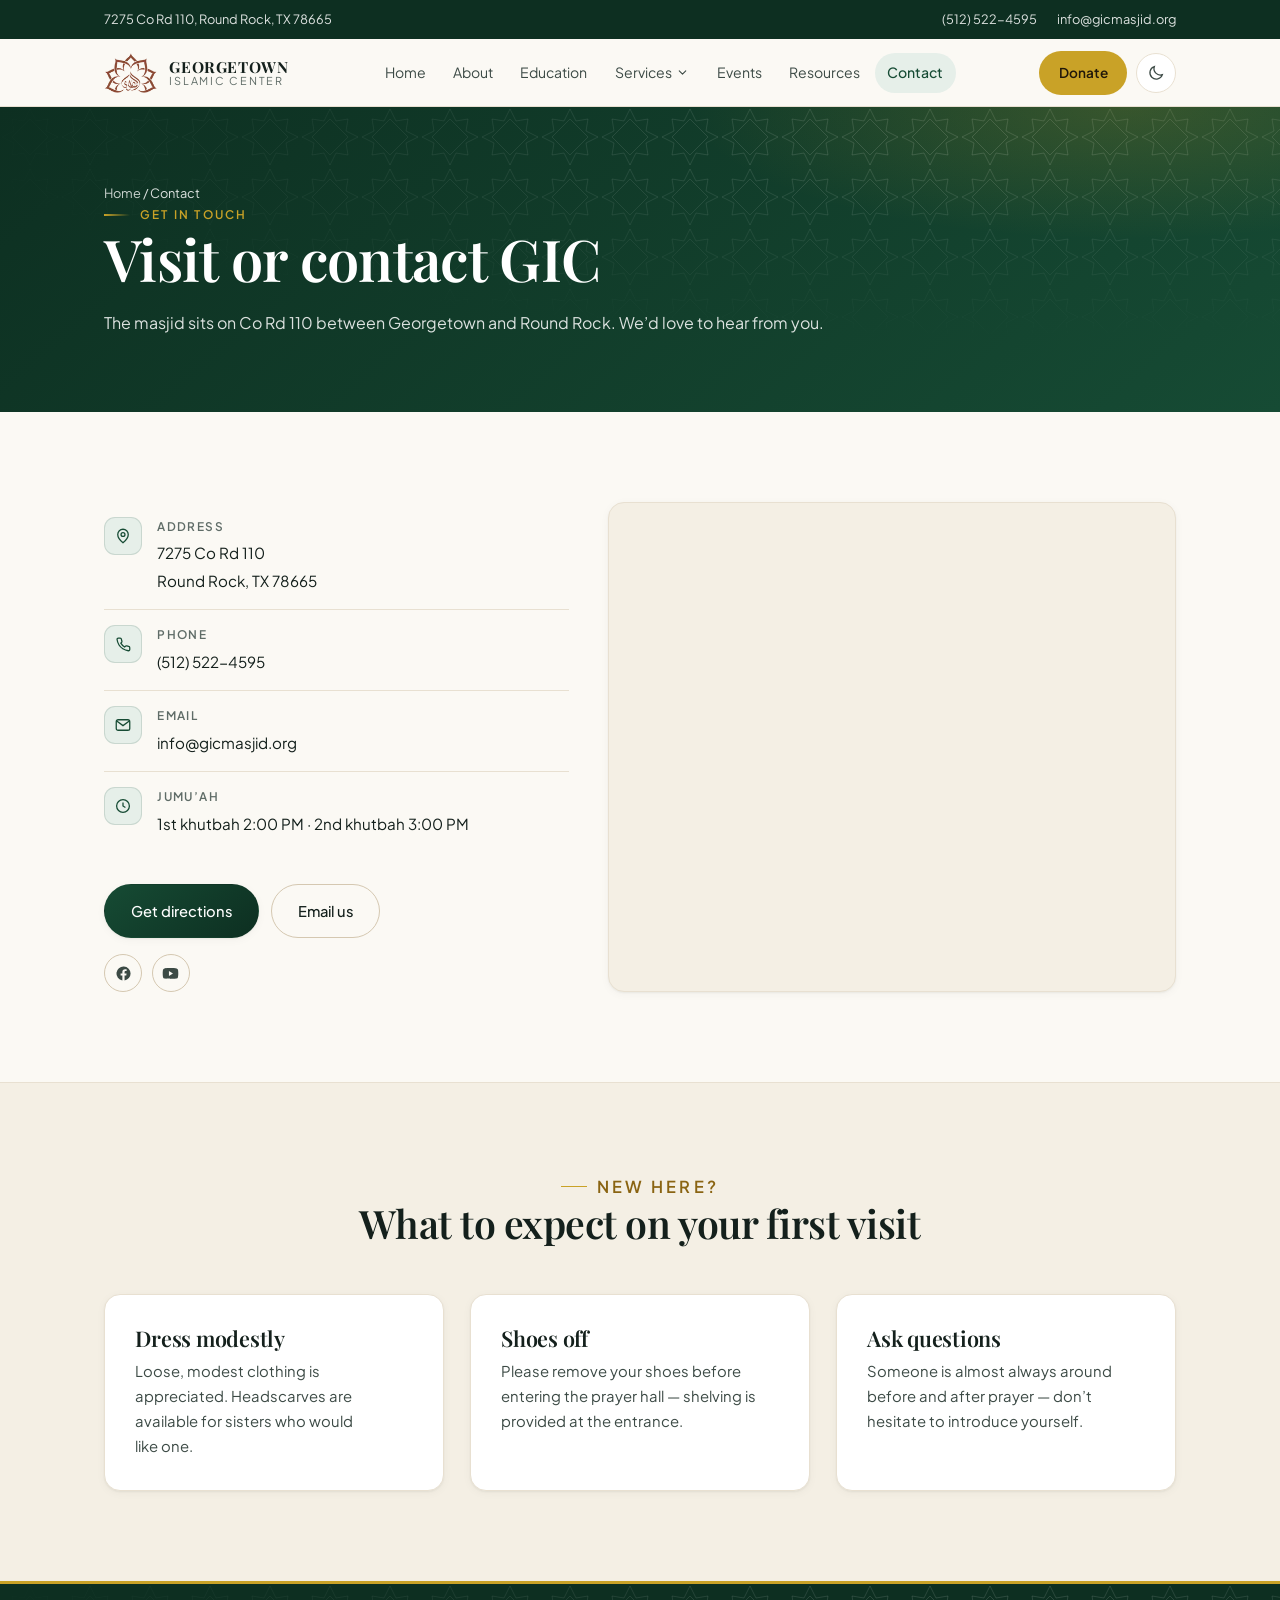
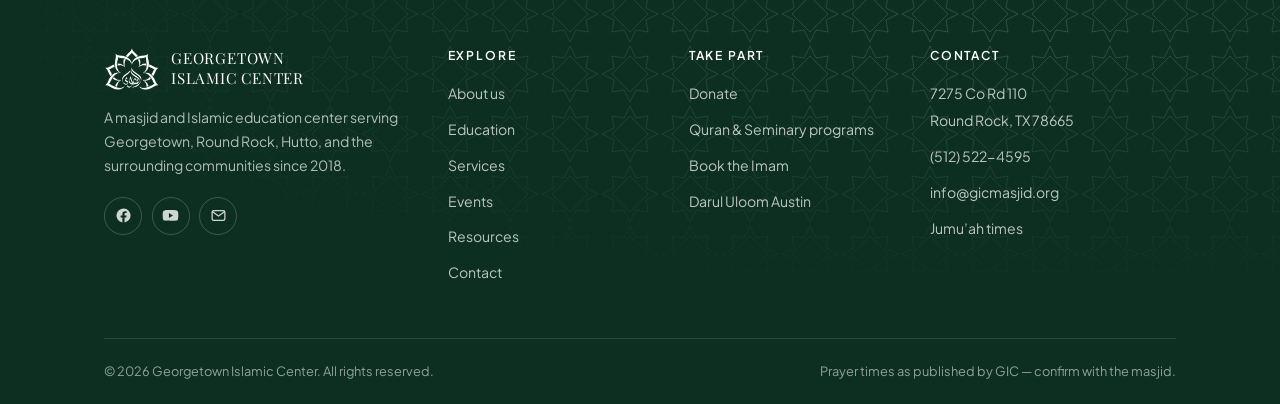
<file: contact.html>
<!doctype html>
<html lang="en">
<head>
<meta charset="utf-8">
<meta name="viewport" content="width=device-width, initial-scale=1">
<title>Contact | Georgetown Islamic Center</title>
<meta name="description" content="Contact Georgetown Islamic Center — address, phone, email, and directions to the masjid on Co Rd 110 between Georgetown and Round Rock, TX.">
<link rel="canonical" href="https://akaban01.github.io/gic-web/contact.html">
<meta property="og:type" content="website">
<meta property="og:site_name" content="Georgetown Islamic Center">
<meta property="og:title" content="Contact | Georgetown Islamic Center">
<meta property="og:description" content="Contact Georgetown Islamic Center — address, phone, email, and directions to the masjid on Co Rd 110 between Georgetown and Round Rock, TX.">
<meta property="og:url" content="https://akaban01.github.io/gic-web/contact.html">
<meta name="twitter:card" content="summary">
<meta name="theme-color" content="#164b34">
<link rel="icon" href="assets/img/favicon.svg" type="image/svg+xml">
<link rel="apple-touch-icon" href="assets/img/favicon.svg">
<link rel="preconnect" href="https://fonts.googleapis.com">
<link rel="preconnect" href="https://fonts.gstatic.com" crossorigin>
<link href="https://fonts.googleapis.com/css2?family=Playfair+Display:wght@600;700;800;900&family=Plus+Jakarta+Sans:wght@400;500;600;700;800&display=swap" rel="stylesheet">
<link rel="stylesheet" href="assets/css/site.css">
<script>(function(){try{var t=localStorage.getItem("gic-theme");if(t==="dark"||t==="light")document.documentElement.setAttribute("data-theme",t);}catch(e){}})();</script>
<script type="application/ld+json">
{
  "@context": "https://schema.org",
  "@type": "Mosque",
  "name": "Georgetown Islamic Center",
  "alternateName": "GIC",
  "url": "https://akaban01.github.io/gic-web/",
  "sameAs": ["https://www.facebook.com/GICMasjid/", "https://www.youtube.com/@gicmasjid"],
  "telephone": "+15125224595",
  "email": "info@gicmasjid.org",
  "foundingDate": "2018",
  "address": {
    "@type": "PostalAddress",
    "streetAddress": "7275 Co Rd 110",
    "addressLocality": "Round Rock",
    "addressRegion": "TX",
    "postalCode": "78665",
    "addressCountry": "US"
  }
}
</script>
</head>
<body>
<a class="skip-link" href="#main">Skip to content</a>
<div class="topbar">
  <div class="wrap">
    <div class="topbar-links">
      <a href="https://www.google.com/maps/search/?api=1&query=7275+Co+Rd+110+Round+Rock+TX+78665" target="_blank" rel="noopener">7275 Co Rd 110, Round Rock, TX 78665</a>
    </div>
    <div class="topbar-meta">
      <a href="tel:+15125224595">(512) 522-4595</a>
      <a href="mailto:info@gicmasjid.org">info@gicmasjid.org</a>
    </div>
  </div>
</div>
<header class="site-header">
  <div class="wrap">
    <a class="brand" href="index.html">
      <img src="assets/img/gic-mark.png" alt="Georgetown Islamic Center" width="53" height="40" loading="eager">
      <span class="brand-text">
        <span class="brand-name">Georgetown</span>
        <span class="brand-sub">Islamic Center</span>
      </span>
    </a>

    <nav class="nav" id="primary-nav" aria-label="Primary">
      <a href="index.html">Home</a><a href="about.html">About</a><a href="education.html">Education</a><div data-dropdown><a href="services.html" data-dropdown-trigger>Services <svg viewBox="0 0 24 24" fill="none" stroke="currentColor" stroke-width="2" stroke-linecap="round" stroke-linejoin="round"><path d="m6 9 6 6 6-6"/></svg></a><div class="nav-submenu"><a href="services.html#funeral-services">Funeral</a><a href="services.html#marriage-services">Marriage</a><a href="services.html#imam-services">Imam</a></div></div><a href="events.html">Events</a><a href="resources.html">Resources</a><a href="contact.html" aria-current="page">Contact</a>
    </nav>

    <div class="header-actions">
      <a class="btn btn-gold btn-sm hide-donate" href="donate.html">Donate</a>
      <button class="icon-btn" type="button" data-theme-toggle aria-label="Switch colour theme">
        <svg viewBox="0 0 24 24" fill="none" stroke="currentColor" stroke-width="1.7" aria-hidden="true"><path d="M20.5 14.2A8.4 8.4 0 0 1 9.8 3.5a8.5 8.5 0 1 0 10.7 10.7z"/></svg>
      </button>
      <button class="icon-btn nav-toggle" type="button" data-nav-toggle aria-expanded="false" aria-controls="primary-nav" aria-label="Open menu">
        <svg viewBox="0 0 24 24" fill="none" stroke="currentColor" stroke-width="1.8" stroke-linecap="round" aria-hidden="true"><path d="M4 7h16M4 12h16M4 17h16"/></svg>
      </button>
    </div>
  </div>
</header>
<div class="nav-backdrop" aria-hidden="true"></div>

<main id="main">
<section class="page-hero">
  <div class="hero-pattern" aria-hidden="true"></div>
  <div class="wrap">
    <p class="crumbs"><a href="index.html">Home</a> / Contact</p>
    <p class="eyebrow">Get in touch</p>
    <h1>Visit or contact GIC</h1>
    <p>The masjid sits on Co Rd 110 between Georgetown and Round Rock. We&rsquo;d love to hear from you.</p>
  </div>
</section>

<section>
  <div class="wrap">
    <div class="contact-grid">
      <div>
        <ul class="contact-list">
          <li>
            <span class="ci" aria-hidden="true"><svg viewBox="0 0 24 24" fill="none" stroke="currentColor" stroke-width="1.7"><path d="M12 21s7-5.6 7-11a7 7 0 1 0-14 0c0 5.4 7 11 7 11z"/><circle cx="12" cy="10" r="2.6"/></svg></span>
            <div><b>Address</b><a href="https://www.google.com/maps/search/?api=1&query=7275+Co+Rd+110+Round+Rock+TX+78665" target="_blank" rel="noopener">7275 Co Rd 110<br>Round Rock, TX 78665</a></div>
          </li>
          <li>
            <span class="ci" aria-hidden="true"><svg viewBox="0 0 24 24" fill="none" stroke="currentColor" stroke-width="1.7"><path d="M21 16.9v2.4a1.7 1.7 0 0 1-1.9 1.7 16.8 16.8 0 0 1-7.3-2.6 16.5 16.5 0 0 1-5.1-5.1A16.8 16.8 0 0 1 4.1 6a1.7 1.7 0 0 1 1.7-1.9h2.4a1.7 1.7 0 0 1 1.7 1.5c.1.9.3 1.7.6 2.5a1.7 1.7 0 0 1-.4 1.8l-1 1a13.6 13.6 0 0 0 5.1 5.1l1-1a1.7 1.7 0 0 1 1.8-.4c.8.3 1.6.5 2.5.6a1.7 1.7 0 0 1 1.5 1.7z"/></svg></span>
            <div><b>Phone</b><a href="tel:+15125224595">(512) 522-4595</a></div>
          </li>
          <li>
            <span class="ci" aria-hidden="true"><svg viewBox="0 0 24 24" fill="none" stroke="currentColor" stroke-width="1.7"><rect x="3" y="5" width="18" height="14" rx="2.5"/><path d="m3.6 6.8 8.4 6 8.4-6"/></svg></span>
            <div><b>Email</b><a href="mailto:info@gicmasjid.org">info@gicmasjid.org</a></div>
          </li>
          <li>
            <span class="ci" aria-hidden="true"><svg viewBox="0 0 24 24" fill="none" stroke="currentColor" stroke-width="1.7"><circle cx="12" cy="12" r="8.5"/><path d="M12 7.2V12l3.2 2"/></svg></span>
            <div><b>Jumu&rsquo;ah</b><a href="index.html#jumuah">1st khutbah 2:00 PM &middot; 2nd khutbah 3:00 PM</a></div>
          </li>
        </ul>
        <div class="btn-row mt-2">
          <a class="btn btn-primary" href="https://www.google.com/maps/search/?api=1&query=7275+Co+Rd+110+Round+Rock+TX+78665" target="_blank" rel="noopener">Get directions</a>
          <a class="btn btn-ghost" href="mailto:info@gicmasjid.org">Email us</a>
        </div>
        <div class="socials mt-1">
          <a href="https://www.facebook.com/GICMasjid/" target="_blank" rel="noopener" aria-label="Facebook"><svg viewBox="0 0 24 24" fill="currentColor"><path d="M22 12a10 10 0 1 0-11.6 9.9v-7h-2.5V12h2.5V9.8c0-2.5 1.5-3.9 3.8-3.9 1.1 0 2.2.2 2.2.2v2.5h-1.3c-1.2 0-1.6.8-1.6 1.6V12h2.8l-.4 2.9h-2.4v7A10 10 0 0 0 22 12z"/></svg></a>
          <a href="https://www.youtube.com/@gicmasjid" target="_blank" rel="noopener" aria-label="YouTube"><svg viewBox="0 0 24 24" fill="currentColor"><path d="M23 12s0-3.5-.45-5.2a2.9 2.9 0 0 0-2-2C18.8 4.3 12 4.3 12 4.3s-6.8 0-8.55.5a2.9 2.9 0 0 0-2 2C1 8.5 1 12 1 12s0 3.5.45 5.2a2.9 2.9 0 0 0 2 2c1.75.5 8.55.5 8.55.5s6.8 0 8.55-.5a2.9 2.9 0 0 0 2-2C23 15.5 23 12 23 12zM9.8 15.4V8.6l5.7 3.4z"/></svg></a>
        </div>
      </div>
      <div class="map-embed">
        <iframe title="Map showing Georgetown Islamic Center" src="https://www.google.com/maps?q=7275+Co+Rd+110+Round+Rock+TX+78665&output=embed" loading="lazy" referrerpolicy="no-referrer-when-downgrade"></iframe>
      </div>
    </div>
  </div>
</section>

<section class="bg-alt" id="first-visit">
  <div class="wrap">
    <div class="section-head center">
      <p class="eyebrow center">New here?</p>
      <h2>What to expect on your first visit</h2>
    </div>
    <div class="grid g-3">
      <div class="card">
        <h3>Dress modestly</h3>
        <p>Loose, modest clothing is appreciated. Headscarves are available for sisters who would like one.</p>
      </div>
      <div class="card">
        <h3>Shoes off</h3>
        <p>Please remove your shoes before entering the prayer hall &mdash; shelving is provided at the entrance.</p>
      </div>
      <div class="card">
        <h3>Ask questions</h3>
        <p>Someone is almost always around before and after prayer &mdash; don&rsquo;t hesitate to introduce yourself.</p>
      </div>
    </div>
  </div>
</section>

</main>

<footer class="site-footer">
  <div class="hero-pattern" aria-hidden="true"></div>
  <div class="wrap">
    <div class="footer-grid">
      <div>
        <div class="footer-brand">
          <img src="assets/img/gic-mark.png" alt="" width="55" height="42" loading="lazy">
          <span>Georgetown<br>Islamic Center</span>
        </div>
        <p>A masjid and Islamic education center serving Georgetown, Round Rock, Hutto, and the surrounding communities since 2018.</p>
        <div class="socials">
          <a href="https://www.facebook.com/GICMasjid/" target="_blank" rel="noopener" aria-label="Facebook"><svg viewBox="0 0 24 24" fill="currentColor"><path d="M22 12a10 10 0 1 0-11.6 9.9v-7h-2.5V12h2.5V9.8c0-2.5 1.5-3.9 3.8-3.9 1.1 0 2.2.2 2.2.2v2.5h-1.3c-1.2 0-1.6.8-1.6 1.6V12h2.8l-.4 2.9h-2.4v7A10 10 0 0 0 22 12z"/></svg></a>
          <a href="https://www.youtube.com/@gicmasjid" target="_blank" rel="noopener" aria-label="YouTube"><svg viewBox="0 0 24 24" fill="currentColor"><path d="M23 12s0-3.5-.45-5.2a2.9 2.9 0 0 0-2-2C18.8 4.3 12 4.3 12 4.3s-6.8 0-8.55.5a2.9 2.9 0 0 0-2 2C1 8.5 1 12 1 12s0 3.5.45 5.2a2.9 2.9 0 0 0 2 2c1.75.5 8.55.5 8.55.5s6.8 0 8.55-.5a2.9 2.9 0 0 0 2-2C23 15.5 23 12 23 12zM9.8 15.4V8.6l5.7 3.4z"/></svg></a>
          <a href="mailto:info@gicmasjid.org" aria-label="Email"><svg viewBox="0 0 24 24" fill="none" stroke="currentColor" stroke-width="1.8"><rect x="3" y="5" width="18" height="14" rx="2.5"/><path d="m3.6 6.8 8.4 6 8.4-6"/></svg></a>
        </div>
      </div>

      <div>
        <h4>Explore</h4>
        <ul>
          <li><a href="about.html">About us</a></li>
          <li><a href="education.html">Education</a></li>
          <li><a href="services.html">Services</a></li>
          <li><a href="events.html">Events</a></li>
          <li><a href="resources.html">Resources</a></li>
          <li><a href="contact.html">Contact</a></li>
        </ul>
      </div>

      <div>
        <h4>Take part</h4>
        <ul>
          <li><a href="donate.html">Donate</a></li>
          <li><a href="education.html">Quran &amp; Seminary programs</a></li>
          <li><a href="services.html#imam-services">Book the Imam</a></li>
          <li><a href="https://darululoomaustin.org/" target="_blank" rel="noopener">Darul Uloom Austin</a></li>
        </ul>
      </div>

      <div>
        <h4>Contact</h4>
        <ul>
          <li><a href="https://www.google.com/maps/search/?api=1&query=7275+Co+Rd+110+Round+Rock+TX+78665" target="_blank" rel="noopener">7275 Co Rd 110<br>Round Rock, TX 78665</a></li>
          <li><a href="tel:+15125224595">(512) 522-4595</a></li>
          <li><a href="mailto:info@gicmasjid.org">info@gicmasjid.org</a></li>
          <li><a href="index.html#jumuah">Jumu&rsquo;ah times</a></li>
        </ul>
      </div>
    </div>

    <div class="footer-bottom">
      <span>&copy; <span data-year>2026</span> Georgetown Islamic Center. All rights reserved.</span>
      <span>Prayer times as published by GIC &mdash; confirm with the masjid.</span>
    </div>
  </div>
</footer>

<script src="assets/js/site.js" defer></script>
</body>
</html>
</file>
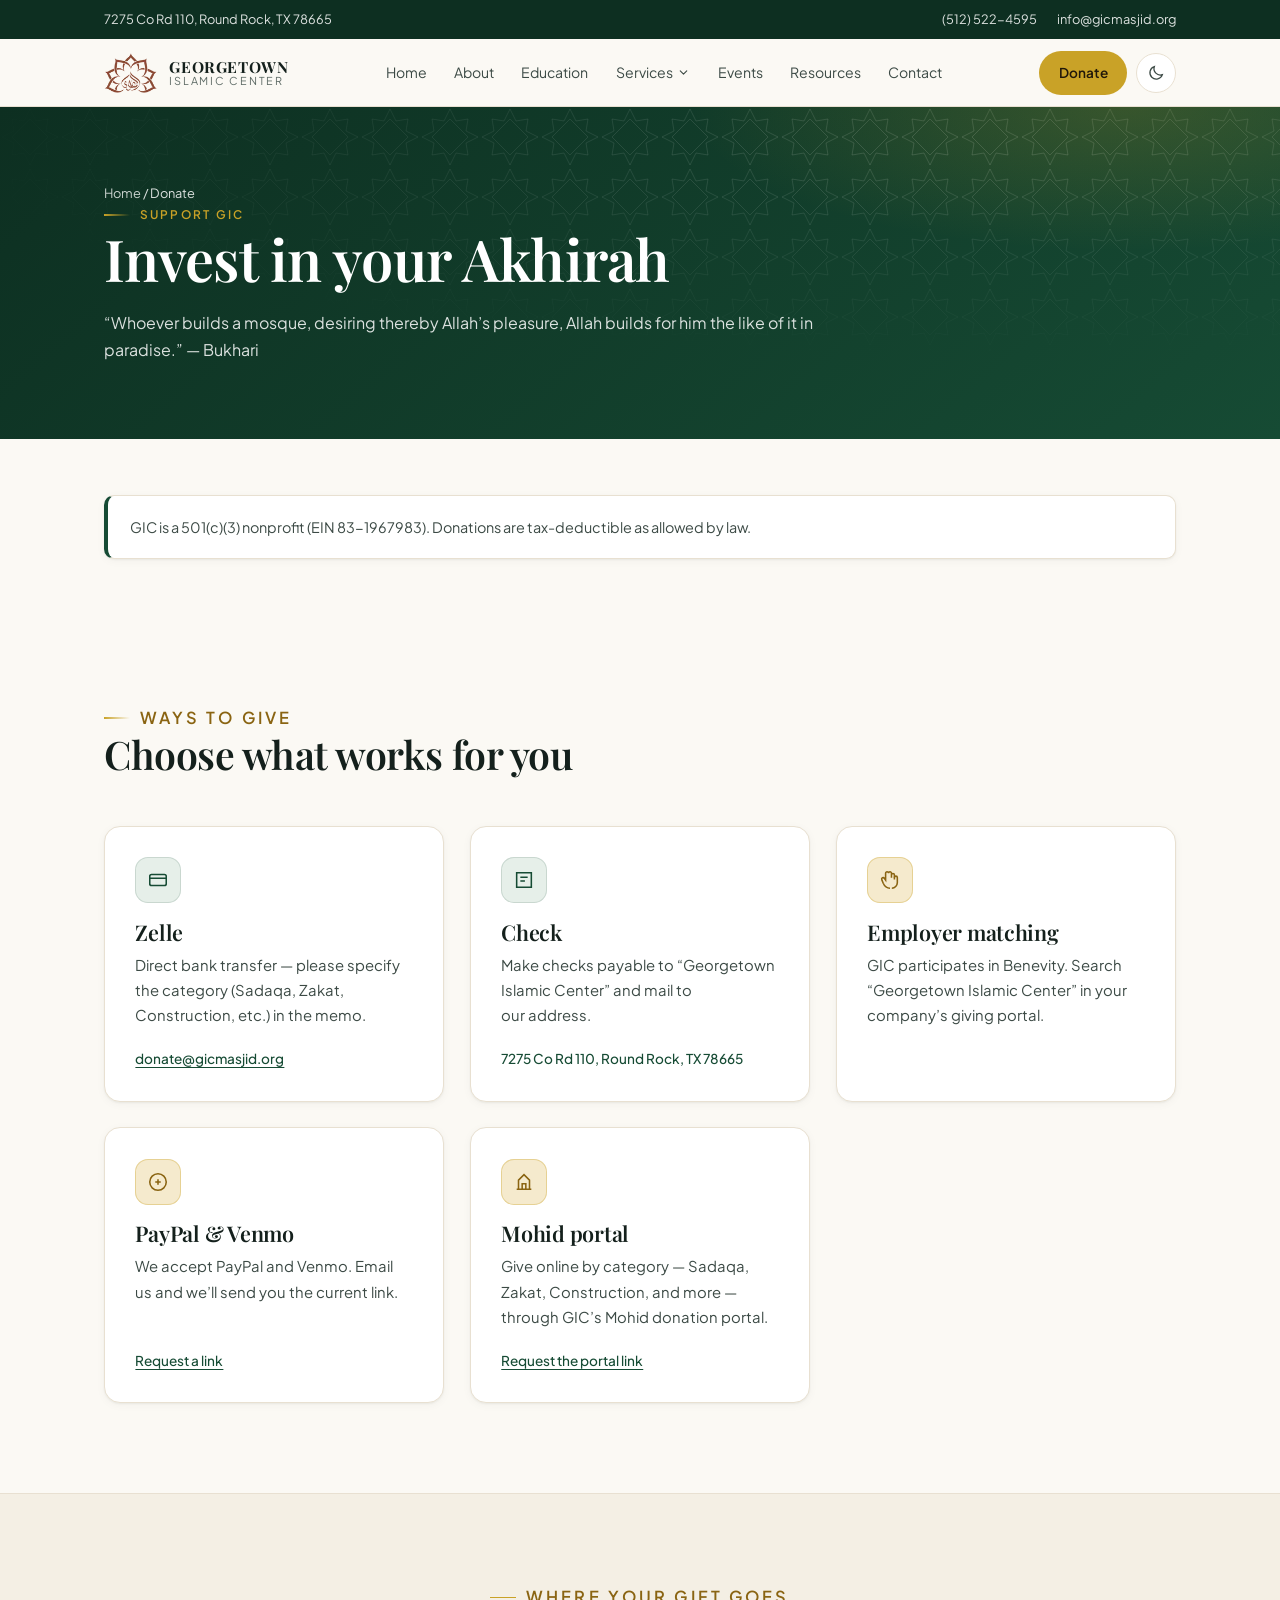
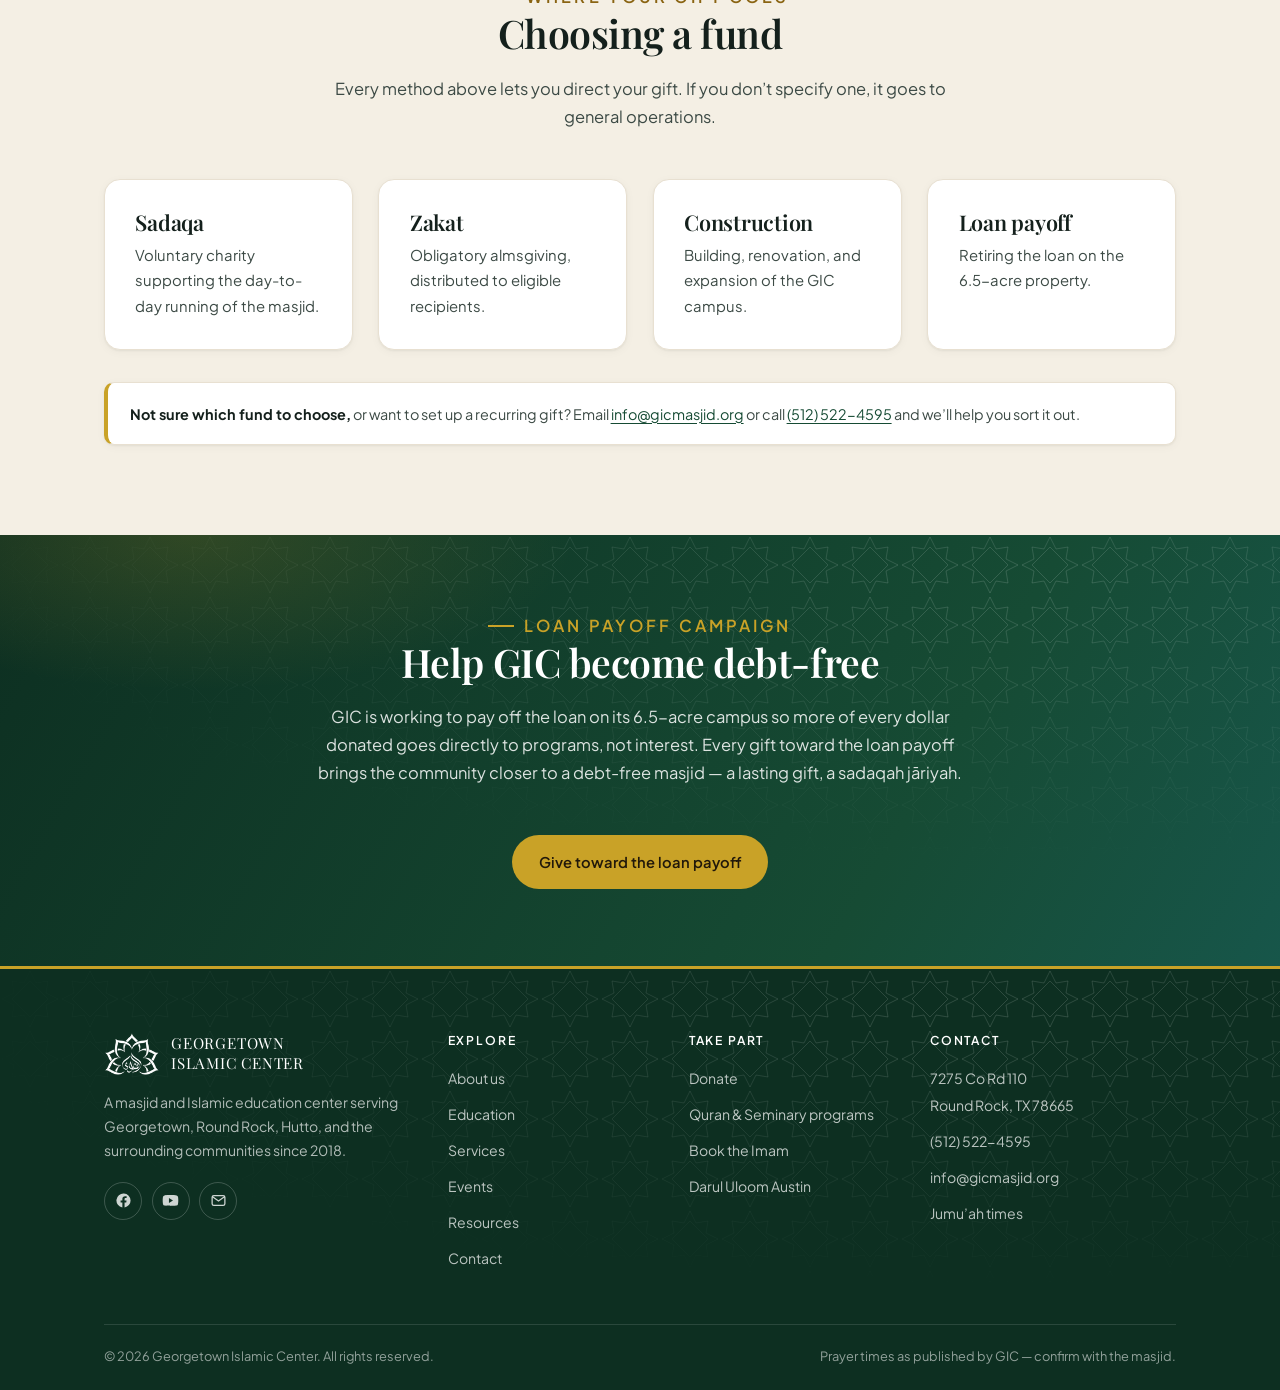
<file: donate.html>
<!doctype html>
<html lang="en">
<head>
<meta charset="utf-8">
<meta name="viewport" content="width=device-width, initial-scale=1">
<title>Donate | Georgetown Islamic Center</title>
<meta name="description" content="Support Georgetown Islamic Center's masjid operations and loan payoff campaign via Zelle, check, PayPal, Venmo, or the Mohid donation portal. GIC is a 501(c)(3) nonprofit.">
<link rel="canonical" href="https://akaban01.github.io/gic-web/donate.html">
<meta property="og:type" content="website">
<meta property="og:site_name" content="Georgetown Islamic Center">
<meta property="og:title" content="Donate | Georgetown Islamic Center">
<meta property="og:description" content="Support Georgetown Islamic Center's masjid operations and loan payoff campaign via Zelle, check, PayPal, Venmo, or the Mohid donation portal. GIC is a 501(c)(3) nonprofit.">
<meta property="og:url" content="https://akaban01.github.io/gic-web/donate.html">
<meta name="twitter:card" content="summary">
<meta name="theme-color" content="#164b34">
<link rel="icon" href="assets/img/favicon.svg" type="image/svg+xml">
<link rel="apple-touch-icon" href="assets/img/favicon.svg">
<link rel="preconnect" href="https://fonts.googleapis.com">
<link rel="preconnect" href="https://fonts.gstatic.com" crossorigin>
<link href="https://fonts.googleapis.com/css2?family=Playfair+Display:wght@600;700;800;900&family=Plus+Jakarta+Sans:wght@400;500;600;700;800&display=swap" rel="stylesheet">
<link rel="stylesheet" href="assets/css/site.css">
<script>(function(){try{var t=localStorage.getItem("gic-theme");if(t==="dark"||t==="light")document.documentElement.setAttribute("data-theme",t);}catch(e){}})();</script>
<script type="application/ld+json">
{
  "@context": "https://schema.org",
  "@type": "Mosque",
  "name": "Georgetown Islamic Center",
  "alternateName": "GIC",
  "url": "https://akaban01.github.io/gic-web/",
  "sameAs": ["https://www.facebook.com/GICMasjid/", "https://www.youtube.com/@gicmasjid"],
  "telephone": "+15125224595",
  "email": "info@gicmasjid.org",
  "foundingDate": "2018",
  "address": {
    "@type": "PostalAddress",
    "streetAddress": "7275 Co Rd 110",
    "addressLocality": "Round Rock",
    "addressRegion": "TX",
    "postalCode": "78665",
    "addressCountry": "US"
  }
}
</script>
</head>
<body>
<a class="skip-link" href="#main">Skip to content</a>
<div class="topbar">
  <div class="wrap">
    <div class="topbar-links">
      <a href="https://www.google.com/maps/search/?api=1&query=7275+Co+Rd+110+Round+Rock+TX+78665" target="_blank" rel="noopener">7275 Co Rd 110, Round Rock, TX 78665</a>
    </div>
    <div class="topbar-meta">
      <a href="tel:+15125224595">(512) 522-4595</a>
      <a href="mailto:info@gicmasjid.org">info@gicmasjid.org</a>
    </div>
  </div>
</div>
<header class="site-header">
  <div class="wrap">
    <a class="brand" href="index.html">
      <img src="assets/img/gic-mark.png" alt="Georgetown Islamic Center" width="53" height="40" loading="eager">
      <span class="brand-text">
        <span class="brand-name">Georgetown</span>
        <span class="brand-sub">Islamic Center</span>
      </span>
    </a>

    <nav class="nav" id="primary-nav" aria-label="Primary">
      <a href="index.html">Home</a><a href="about.html">About</a><a href="education.html">Education</a><div data-dropdown><a href="services.html" data-dropdown-trigger>Services <svg viewBox="0 0 24 24" fill="none" stroke="currentColor" stroke-width="2" stroke-linecap="round" stroke-linejoin="round"><path d="m6 9 6 6 6-6"/></svg></a><div class="nav-submenu"><a href="services.html#funeral-services">Funeral</a><a href="services.html#marriage-services">Marriage</a><a href="services.html#imam-services">Imam</a></div></div><a href="events.html">Events</a><a href="resources.html">Resources</a><a href="contact.html">Contact</a>
    </nav>

    <div class="header-actions">
      <a class="btn btn-gold btn-sm hide-donate" href="donate.html">Donate</a>
      <button class="icon-btn" type="button" data-theme-toggle aria-label="Switch colour theme">
        <svg viewBox="0 0 24 24" fill="none" stroke="currentColor" stroke-width="1.7" aria-hidden="true"><path d="M20.5 14.2A8.4 8.4 0 0 1 9.8 3.5a8.5 8.5 0 1 0 10.7 10.7z"/></svg>
      </button>
      <button class="icon-btn nav-toggle" type="button" data-nav-toggle aria-expanded="false" aria-controls="primary-nav" aria-label="Open menu">
        <svg viewBox="0 0 24 24" fill="none" stroke="currentColor" stroke-width="1.8" stroke-linecap="round" aria-hidden="true"><path d="M4 7h16M4 12h16M4 17h16"/></svg>
      </button>
    </div>
  </div>
</header>
<div class="nav-backdrop" aria-hidden="true"></div>

<main id="main">
<section class="page-hero">
  <div class="hero-pattern" aria-hidden="true"></div>
  <div class="wrap">
    <p class="crumbs"><a href="index.html">Home</a> / Donate</p>
    <p class="eyebrow">Support GIC</p>
    <h1>Invest in your Akhirah</h1>
    <p>&ldquo;Whoever builds a mosque, desiring thereby Allah&rsquo;s pleasure, Allah builds for him the like of it in paradise.&rdquo; &mdash; Bukhari</p>
  </div>
</section>

<section class="tight">
  <div class="wrap">
    <div class="notice green">
      <p>GIC is a 501(c)(3) nonprofit (EIN 83-1967983). Donations are tax-deductible as allowed by law.</p>
    </div>
  </div>
</section>

<section>
  <div class="wrap">
    <div class="section-head">
      <p class="eyebrow">Ways to give</p>
      <h2>Choose what works for you</h2>
    </div>
    <div class="grid g-3">
      <div class="card">
        <span class="card-icon" aria-hidden="true"><svg viewBox="0 0 24 24" fill="none" stroke="currentColor" stroke-width="1.7"><rect x="3" y="6" width="18" height="12" rx="2"/><path d="M3 10h18"/></svg></span>
        <h3>Zelle</h3>
        <p>Direct bank transfer &mdash; please specify the category (Sadaqa, Zakat, Construction, etc.) in the memo.</p>
        <a class="card-link" href="mailto:donate@gicmasjid.org">donate@gicmasjid.org</a>
      </div>
      <div class="card">
        <span class="card-icon" aria-hidden="true"><svg viewBox="0 0 24 24" fill="none" stroke="currentColor" stroke-width="1.7"><path d="M4 4h16v16H4z"/><path d="M8 9h8M8 13h5"/></svg></span>
        <h3>Check</h3>
        <p>Make checks payable to &ldquo;Georgetown Islamic Center&rdquo; and mail to our address.</p>
        <span class="card-link">7275 Co Rd 110, Round Rock, TX 78665</span>
      </div>
      <div class="card">
        <span class="card-icon gold" aria-hidden="true"><svg viewBox="0 0 24 24" fill="none" stroke="currentColor" stroke-width="1.7"><path d="M12 21c-3 0-6-2.2-7.4-5.4L3 11.6a1.6 1.6 0 0 1 2.8-1.5l1.4 2V4.6a1.6 1.6 0 0 1 3.2 0M10.4 4.6a1.6 1.6 0 0 1 3.2 0v5M13.6 6.6a1.6 1.6 0 0 1 3.2 0v4.8"/><path d="M16.8 9.4a1.6 1.6 0 0 1 3.2 0v5.2c0 3.5-2.7 6.4-6 6.4"/></svg></span>
        <h3>Employer matching</h3>
        <p>GIC participates in Benevity. Search &ldquo;Georgetown Islamic Center&rdquo; in your company&rsquo;s giving portal.</p>
      </div>
      <div class="card">
        <span class="card-icon gold" aria-hidden="true"><svg viewBox="0 0 24 24" fill="none" stroke="currentColor" stroke-width="1.7"><circle cx="12" cy="12" r="9"/><path d="M9 12h6M12 9v6"/></svg></span>
        <h3>PayPal &amp; Venmo</h3>
        <p>We accept PayPal and Venmo. Email us and we&rsquo;ll send you the current link.</p>
        <a class="card-link" href="mailto:info@gicmasjid.org?subject=PayPal%2FVenmo%20Donation%20Link">Request a link</a>
      </div>
      <div class="card">
        <span class="card-icon gold" aria-hidden="true"><svg viewBox="0 0 24 24" fill="none" stroke="currentColor" stroke-width="1.7"><path d="M4 20h16M6 20V10l6-6 6 6v10M10 20v-6h4v6"/></svg></span>
        <h3>Mohid portal</h3>
        <p>Give online by category &mdash; Sadaqa, Zakat, Construction, and more &mdash; through GIC&rsquo;s Mohid donation portal.</p>
        <a class="card-link" href="mailto:info@gicmasjid.org?subject=Mohid%20Donation%20Portal">Request the portal link</a>
      </div>
    </div>
  </div>
</section>

<section class="bg-alt">
  <div class="wrap">
    <div class="section-head center">
      <p class="eyebrow center">Where your gift goes</p>
      <h2>Choosing a fund</h2>
      <p>Every method above lets you direct your gift. If you don&rsquo;t specify one, it goes to general operations.</p>
    </div>
    <div class="grid g-4">
      <div class="card">
        <h3>Sadaqa</h3>
        <p>Voluntary charity supporting the day-to-day running of the masjid.</p>
      </div>
      <div class="card">
        <h3>Zakat</h3>
        <p>Obligatory almsgiving, distributed to eligible recipients.</p>
      </div>
      <div class="card">
        <h3>Construction</h3>
        <p>Building, renovation, and expansion of the GIC campus.</p>
      </div>
      <div class="card">
        <h3>Loan payoff</h3>
        <p>Retiring the loan on the 6.5-acre property.</p>
      </div>
    </div>
    <div class="notice mt-2">
      <p><strong>Not sure which fund to choose,</strong> or want to set up a recurring gift? Email <a href="mailto:info@gicmasjid.org">info@gicmasjid.org</a> or call <a href="tel:+15125224595">(512) 522-4595</a> and we&rsquo;ll help you sort it out.</p>
    </div>
  </div>
</section>

<section class="cta-band">
  <div class="hero-pattern" aria-hidden="true"></div>
  <div class="wrap">
    <div class="section-head center" style="max-width:660px;">
      <p class="eyebrow center">Loan payoff campaign</p>
      <h2>Help GIC become debt-free</h2>
      <p>GIC is working to pay off the loan on its 6.5-acre campus so more of every dollar donated goes directly to programs, not interest. Every gift toward the loan payoff brings the community closer to a debt-free masjid &mdash; a lasting gift, a sadaqah j&#257;riyah.</p>
    </div>
    <div class="center">
      <a class="btn btn-gold" href="mailto:info@gicmasjid.org?subject=Loan%20Payoff%20Donation">Give toward the loan payoff</a>
    </div>
  </div>
</section>

</main>

<footer class="site-footer">
  <div class="hero-pattern" aria-hidden="true"></div>
  <div class="wrap">
    <div class="footer-grid">
      <div>
        <div class="footer-brand">
          <img src="assets/img/gic-mark.png" alt="" width="55" height="42" loading="lazy">
          <span>Georgetown<br>Islamic Center</span>
        </div>
        <p>A masjid and Islamic education center serving Georgetown, Round Rock, Hutto, and the surrounding communities since 2018.</p>
        <div class="socials">
          <a href="https://www.facebook.com/GICMasjid/" target="_blank" rel="noopener" aria-label="Facebook"><svg viewBox="0 0 24 24" fill="currentColor"><path d="M22 12a10 10 0 1 0-11.6 9.9v-7h-2.5V12h2.5V9.8c0-2.5 1.5-3.9 3.8-3.9 1.1 0 2.2.2 2.2.2v2.5h-1.3c-1.2 0-1.6.8-1.6 1.6V12h2.8l-.4 2.9h-2.4v7A10 10 0 0 0 22 12z"/></svg></a>
          <a href="https://www.youtube.com/@gicmasjid" target="_blank" rel="noopener" aria-label="YouTube"><svg viewBox="0 0 24 24" fill="currentColor"><path d="M23 12s0-3.5-.45-5.2a2.9 2.9 0 0 0-2-2C18.8 4.3 12 4.3 12 4.3s-6.8 0-8.55.5a2.9 2.9 0 0 0-2 2C1 8.5 1 12 1 12s0 3.5.45 5.2a2.9 2.9 0 0 0 2 2c1.75.5 8.55.5 8.55.5s6.8 0 8.55-.5a2.9 2.9 0 0 0 2-2C23 15.5 23 12 23 12zM9.8 15.4V8.6l5.7 3.4z"/></svg></a>
          <a href="mailto:info@gicmasjid.org" aria-label="Email"><svg viewBox="0 0 24 24" fill="none" stroke="currentColor" stroke-width="1.8"><rect x="3" y="5" width="18" height="14" rx="2.5"/><path d="m3.6 6.8 8.4 6 8.4-6"/></svg></a>
        </div>
      </div>

      <div>
        <h4>Explore</h4>
        <ul>
          <li><a href="about.html">About us</a></li>
          <li><a href="education.html">Education</a></li>
          <li><a href="services.html">Services</a></li>
          <li><a href="events.html">Events</a></li>
          <li><a href="resources.html">Resources</a></li>
          <li><a href="contact.html">Contact</a></li>
        </ul>
      </div>

      <div>
        <h4>Take part</h4>
        <ul>
          <li><a href="donate.html">Donate</a></li>
          <li><a href="education.html">Quran &amp; Seminary programs</a></li>
          <li><a href="services.html#imam-services">Book the Imam</a></li>
          <li><a href="https://darululoomaustin.org/" target="_blank" rel="noopener">Darul Uloom Austin</a></li>
        </ul>
      </div>

      <div>
        <h4>Contact</h4>
        <ul>
          <li><a href="https://www.google.com/maps/search/?api=1&query=7275+Co+Rd+110+Round+Rock+TX+78665" target="_blank" rel="noopener">7275 Co Rd 110<br>Round Rock, TX 78665</a></li>
          <li><a href="tel:+15125224595">(512) 522-4595</a></li>
          <li><a href="mailto:info@gicmasjid.org">info@gicmasjid.org</a></li>
          <li><a href="index.html#jumuah">Jumu&rsquo;ah times</a></li>
        </ul>
      </div>
    </div>

    <div class="footer-bottom">
      <span>&copy; <span data-year>2026</span> Georgetown Islamic Center. All rights reserved.</span>
      <span>Prayer times as published by GIC &mdash; confirm with the masjid.</span>
    </div>
  </div>
</footer>

<script src="assets/js/site.js" defer></script>
</body>
</html>
</file>
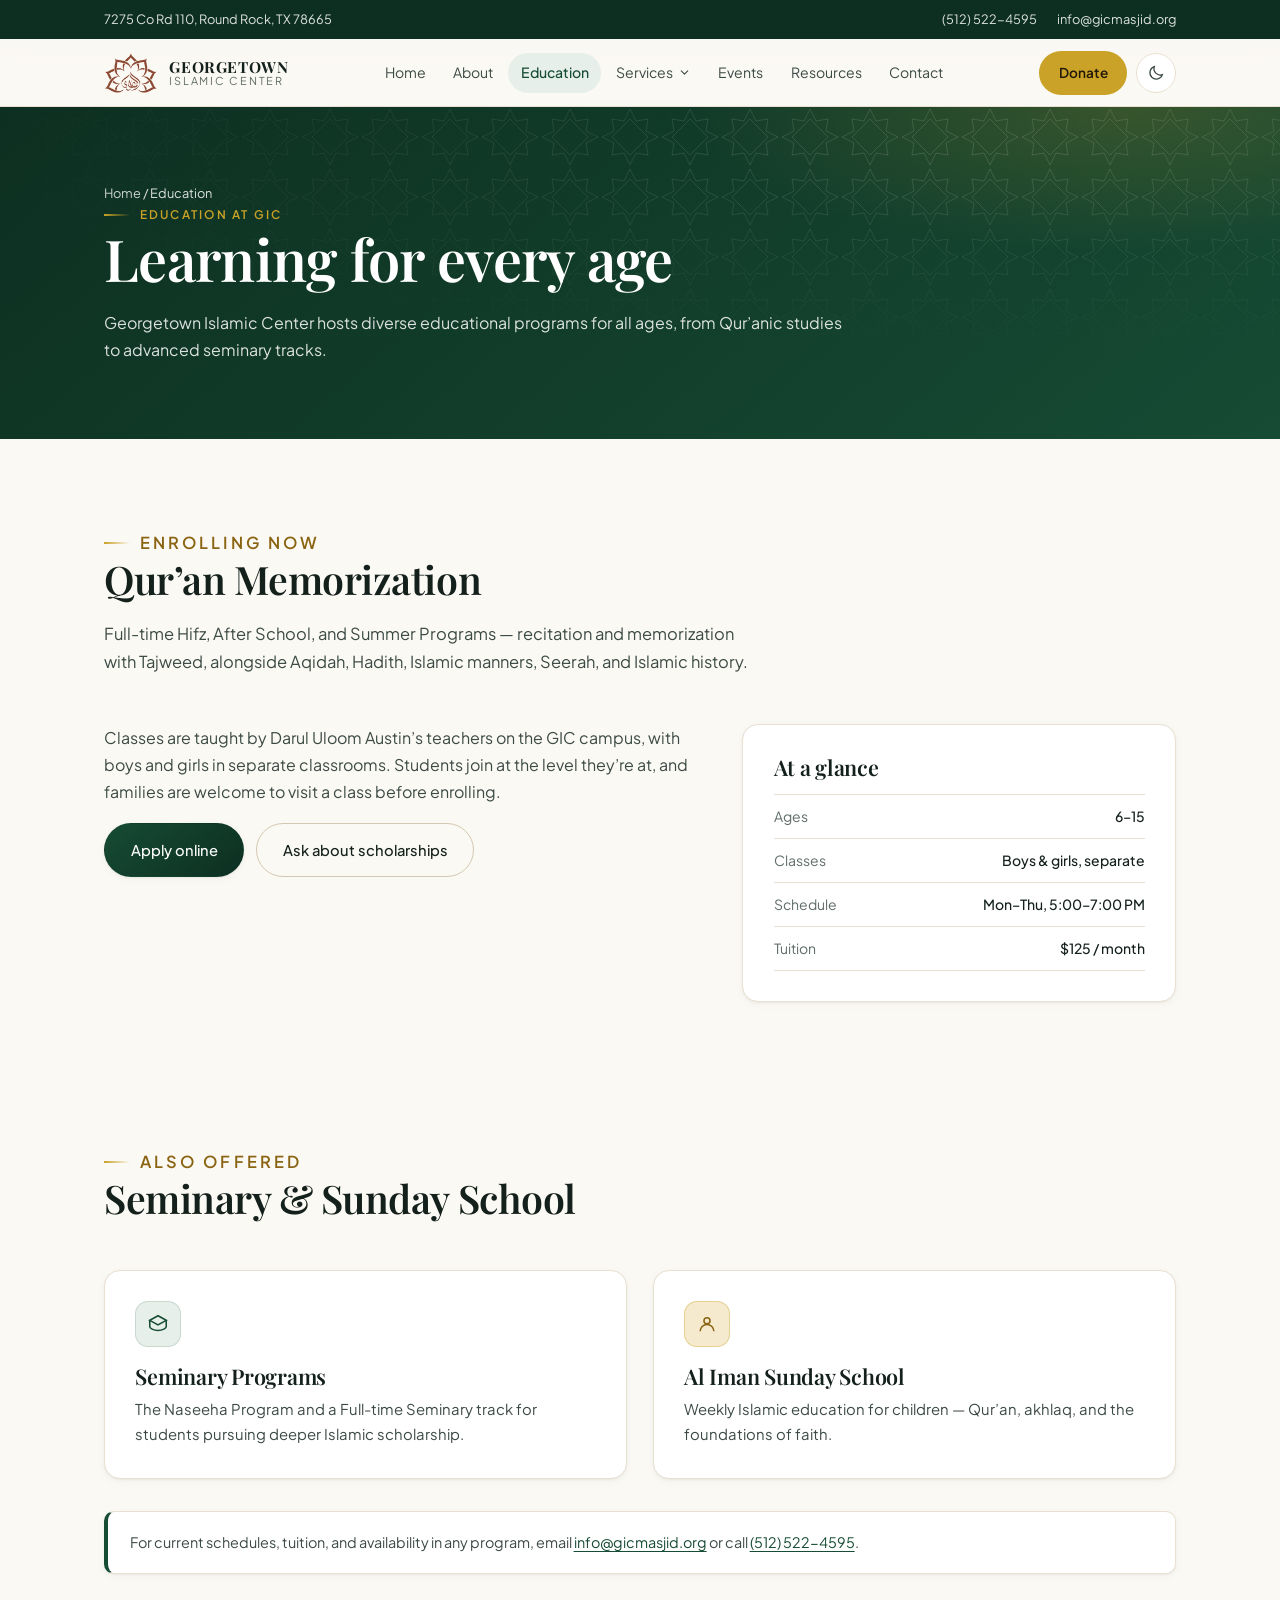
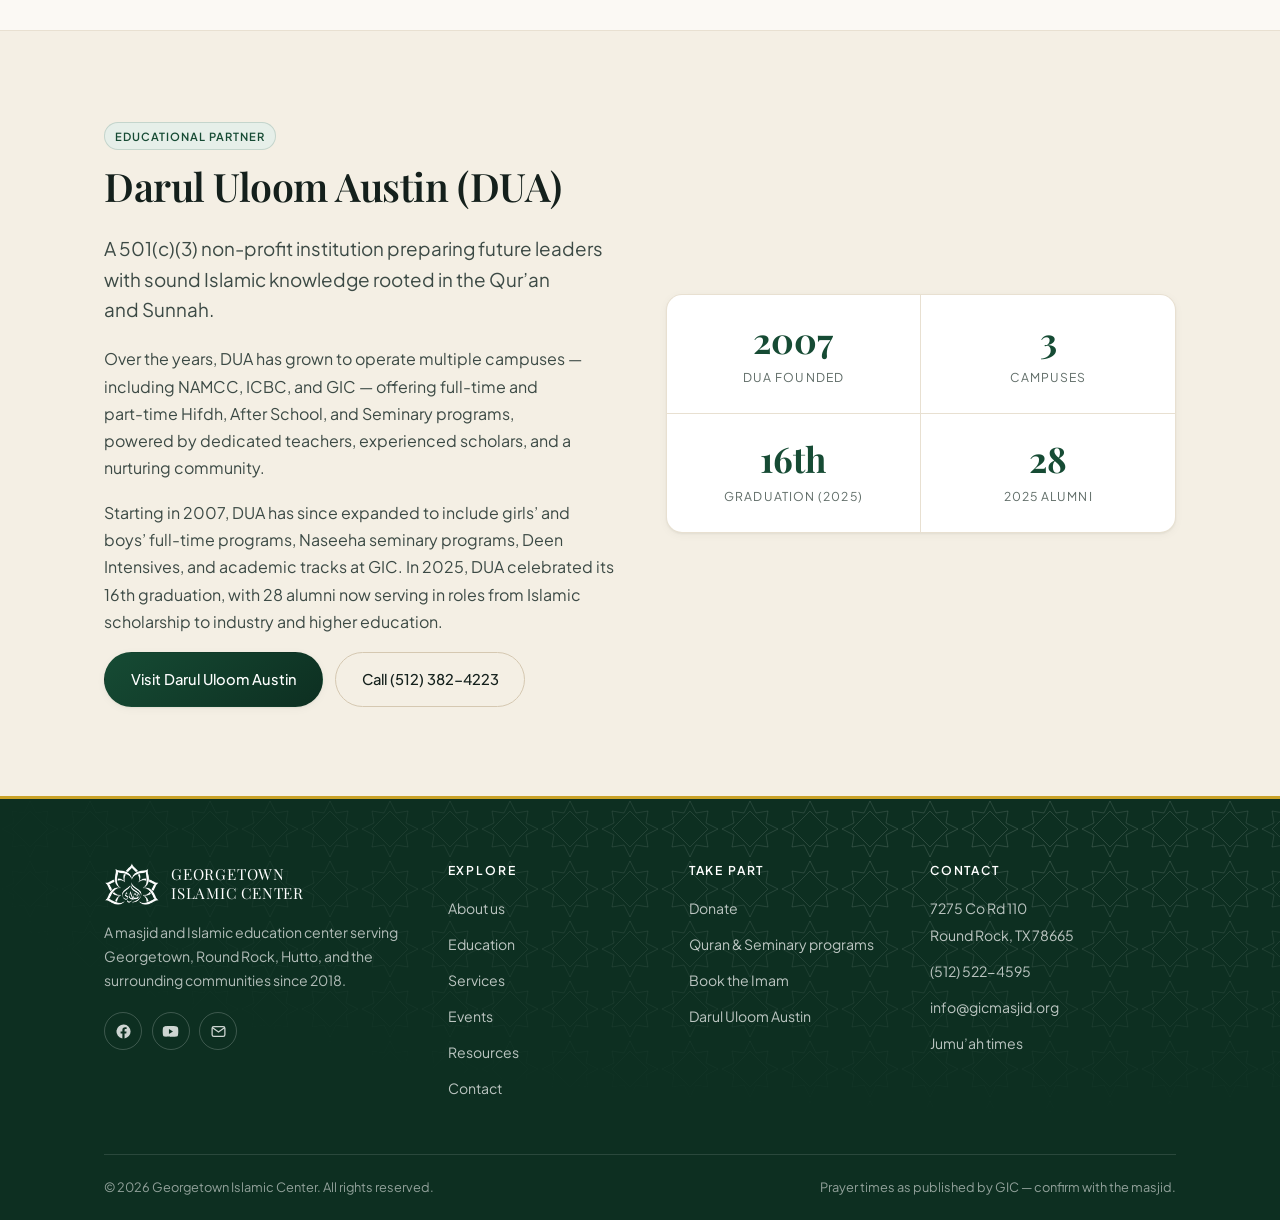
<file: education.html>
<!doctype html>
<html lang="en">
<head>
<meta charset="utf-8">
<meta name="viewport" content="width=device-width, initial-scale=1">
<title>Education | Georgetown Islamic Center</title>
<meta name="description" content="Qur'an Hifz, seminary tracks, and Al Iman Sunday School at Georgetown Islamic Center, run in partnership with Darul Uloom Austin (DUA).">
<link rel="canonical" href="https://akaban01.github.io/gic-web/education.html">
<meta property="og:type" content="website">
<meta property="og:site_name" content="Georgetown Islamic Center">
<meta property="og:title" content="Education | Georgetown Islamic Center">
<meta property="og:description" content="Qur'an Hifz, seminary tracks, and Al Iman Sunday School at Georgetown Islamic Center, run in partnership with Darul Uloom Austin (DUA).">
<meta property="og:url" content="https://akaban01.github.io/gic-web/education.html">
<meta name="twitter:card" content="summary">
<meta name="theme-color" content="#164b34">
<link rel="icon" href="assets/img/favicon.svg" type="image/svg+xml">
<link rel="apple-touch-icon" href="assets/img/favicon.svg">
<link rel="preconnect" href="https://fonts.googleapis.com">
<link rel="preconnect" href="https://fonts.gstatic.com" crossorigin>
<link href="https://fonts.googleapis.com/css2?family=Playfair+Display:wght@600;700;800;900&family=Plus+Jakarta+Sans:wght@400;500;600;700;800&display=swap" rel="stylesheet">
<link rel="stylesheet" href="assets/css/site.css">
<script>(function(){try{var t=localStorage.getItem("gic-theme");if(t==="dark"||t==="light")document.documentElement.setAttribute("data-theme",t);}catch(e){}})();</script>
<script type="application/ld+json">
{
  "@context": "https://schema.org",
  "@type": "Mosque",
  "name": "Georgetown Islamic Center",
  "alternateName": "GIC",
  "url": "https://akaban01.github.io/gic-web/",
  "sameAs": ["https://www.facebook.com/GICMasjid/", "https://www.youtube.com/@gicmasjid"],
  "telephone": "+15125224595",
  "email": "info@gicmasjid.org",
  "foundingDate": "2018",
  "address": {
    "@type": "PostalAddress",
    "streetAddress": "7275 Co Rd 110",
    "addressLocality": "Round Rock",
    "addressRegion": "TX",
    "postalCode": "78665",
    "addressCountry": "US"
  }
}
</script>
</head>
<body>
<a class="skip-link" href="#main">Skip to content</a>
<div class="topbar">
  <div class="wrap">
    <div class="topbar-links">
      <a href="https://www.google.com/maps/search/?api=1&query=7275+Co+Rd+110+Round+Rock+TX+78665" target="_blank" rel="noopener">7275 Co Rd 110, Round Rock, TX 78665</a>
    </div>
    <div class="topbar-meta">
      <a href="tel:+15125224595">(512) 522-4595</a>
      <a href="mailto:info@gicmasjid.org">info@gicmasjid.org</a>
    </div>
  </div>
</div>
<header class="site-header">
  <div class="wrap">
    <a class="brand" href="index.html">
      <img src="assets/img/gic-mark.png" alt="Georgetown Islamic Center" width="53" height="40" loading="eager">
      <span class="brand-text">
        <span class="brand-name">Georgetown</span>
        <span class="brand-sub">Islamic Center</span>
      </span>
    </a>

    <nav class="nav" id="primary-nav" aria-label="Primary">
      <a href="index.html">Home</a><a href="about.html">About</a><a href="education.html" aria-current="page">Education</a><div data-dropdown><a href="services.html" data-dropdown-trigger>Services <svg viewBox="0 0 24 24" fill="none" stroke="currentColor" stroke-width="2" stroke-linecap="round" stroke-linejoin="round"><path d="m6 9 6 6 6-6"/></svg></a><div class="nav-submenu"><a href="services.html#funeral-services">Funeral</a><a href="services.html#marriage-services">Marriage</a><a href="services.html#imam-services">Imam</a></div></div><a href="events.html">Events</a><a href="resources.html">Resources</a><a href="contact.html">Contact</a>
    </nav>

    <div class="header-actions">
      <a class="btn btn-gold btn-sm hide-donate" href="donate.html">Donate</a>
      <button class="icon-btn" type="button" data-theme-toggle aria-label="Switch colour theme">
        <svg viewBox="0 0 24 24" fill="none" stroke="currentColor" stroke-width="1.7" aria-hidden="true"><path d="M20.5 14.2A8.4 8.4 0 0 1 9.8 3.5a8.5 8.5 0 1 0 10.7 10.7z"/></svg>
      </button>
      <button class="icon-btn nav-toggle" type="button" data-nav-toggle aria-expanded="false" aria-controls="primary-nav" aria-label="Open menu">
        <svg viewBox="0 0 24 24" fill="none" stroke="currentColor" stroke-width="1.8" stroke-linecap="round" aria-hidden="true"><path d="M4 7h16M4 12h16M4 17h16"/></svg>
      </button>
    </div>
  </div>
</header>
<div class="nav-backdrop" aria-hidden="true"></div>

<main id="main">
<section class="page-hero">
  <div class="hero-pattern" aria-hidden="true"></div>
  <div class="wrap">
    <p class="crumbs"><a href="index.html">Home</a> / Education</p>
    <p class="eyebrow">Education at GIC</p>
    <h1>Learning for every age</h1>
    <p>Georgetown Islamic Center hosts diverse educational programs for all ages, from Qur&rsquo;anic studies to advanced seminary tracks.</p>
  </div>
</section>

<section>
  <div class="wrap">
    <div class="section-head">
      <p class="eyebrow">Enrolling now</p>
      <h2>Qur&rsquo;an Memorization</h2>
      <p>Full-time Hifz, After School, and Summer Programs &mdash; recitation and memorization with Tajweed, alongside Aqidah, Hadith, Islamic manners, Seerah, and Islamic history.</p>
    </div>
    <div class="split wide-left top">
      <div>
        <p>Classes are taught by Darul Uloom Austin&rsquo;s teachers on the GIC campus, with boys and girls in separate classrooms. Students join at the level they&rsquo;re at, and families are welcome to visit a class before enrolling.</p>
        <div class="btn-row">
          <a class="btn btn-primary" href="https://dua.ilmiq.com/apply" target="_blank" rel="noopener">Apply online</a>
          <a class="btn btn-ghost" href="mailto:info@gicmasjid.org?subject=Qur%27an%20Program%20Scholarship">Ask about scholarships</a>
        </div>
      </div>
      <div class="card">
        <h3>At a glance</h3>
        <dl class="meta-list" style="margin-top:.35rem;">
          <div><dt>Ages</dt><dd>6&ndash;15</dd></div>
          <div><dt>Classes</dt><dd>Boys &amp; girls, separate</dd></div>
          <div><dt>Schedule</dt><dd>Mon&ndash;Thu, 5:00&ndash;7:00 PM</dd></div>
          <div><dt>Tuition</dt><dd>$125 / month</dd></div>
        </dl>
      </div>
    </div>
  </div>
</section>

<section class="tight">
  <div class="wrap">
    <div class="section-head">
      <p class="eyebrow">Also offered</p>
      <h2>Seminary &amp; Sunday School</h2>
    </div>
    <div class="grid g-2">
      <div class="card">
        <span class="card-icon" aria-hidden="true"><svg viewBox="0 0 24 24" fill="none" stroke="currentColor" stroke-width="1.7"><path d="M12 3 3 8l9 5 9-5-9-5z"/><path d="M3 8v7c0 1.5 4 4 9 4s9-2.5 9-4V8"/></svg></span>
        <h3>Seminary Programs</h3>
        <p>The Naseeha Program and a Full-time Seminary track for students pursuing deeper Islamic scholarship.</p>
      </div>
      <div class="card">
        <span class="card-icon gold" aria-hidden="true"><svg viewBox="0 0 24 24" fill="none" stroke="currentColor" stroke-width="1.7"><circle cx="12" cy="8.5" r="3.3"/><path d="M4.5 20a7.5 7.5 0 0 1 15 0"/></svg></span>
        <h3>Al Iman Sunday School</h3>
        <p>Weekly Islamic education for children &mdash; Qur&rsquo;an, akhlaq, and the foundations of faith.</p>
      </div>
    </div>
    <div class="notice green mt-2">
      <p>For current schedules, tuition, and availability in any program, email <a href="mailto:info@gicmasjid.org">info@gicmasjid.org</a> or call <a href="tel:+15125224595">(512) 522-4595</a>.</p>
    </div>
  </div>
</section>

<section class="bg-alt">
  <div class="wrap">
    <div class="split">
      <div>
        <span class="tag green">Educational partner</span>
        <h2>Darul Uloom Austin (DUA)</h2>
        <p class="lead">A 501(c)(3) non-profit institution preparing future leaders with sound Islamic knowledge rooted in the Qur&rsquo;an and Sunnah.</p>
        <p>Over the years, DUA has grown to operate multiple campuses &mdash; including NAMCC, ICBC, and GIC &mdash; offering full-time and part-time Hifdh, After School, and Seminary programs, powered by dedicated teachers, experienced scholars, and a nurturing community.</p>
        <p>Starting in 2007, DUA has since expanded to include girls&rsquo; and boys&rsquo; full-time programs, Naseeha seminary programs, Deen Intensives, and academic tracks at GIC. In 2025, DUA celebrated its 16th graduation, with 28 alumni now serving in roles from Islamic scholarship to industry and higher education.</p>
        <div class="btn-row">
          <a class="btn btn-primary" href="https://darululoomaustin.org/" target="_blank" rel="noopener">Visit Darul Uloom Austin</a>
          <a class="btn btn-ghost" href="tel:+15123824223">Call (512) 382-4223</a>
        </div>
      </div>
      <div class="stats two" style="align-self:center;">
        <div><b>2007</b><span>DUA founded</span></div>
        <div><b>3</b><span>Campuses</span></div>
        <div><b>16th</b><span>Graduation (2025)</span></div>
        <div><b>28</b><span>2025 alumni</span></div>
      </div>
    </div>
  </div>
</section>

</main>

<footer class="site-footer">
  <div class="hero-pattern" aria-hidden="true"></div>
  <div class="wrap">
    <div class="footer-grid">
      <div>
        <div class="footer-brand">
          <img src="assets/img/gic-mark.png" alt="" width="55" height="42" loading="lazy">
          <span>Georgetown<br>Islamic Center</span>
        </div>
        <p>A masjid and Islamic education center serving Georgetown, Round Rock, Hutto, and the surrounding communities since 2018.</p>
        <div class="socials">
          <a href="https://www.facebook.com/GICMasjid/" target="_blank" rel="noopener" aria-label="Facebook"><svg viewBox="0 0 24 24" fill="currentColor"><path d="M22 12a10 10 0 1 0-11.6 9.9v-7h-2.5V12h2.5V9.8c0-2.5 1.5-3.9 3.8-3.9 1.1 0 2.2.2 2.2.2v2.5h-1.3c-1.2 0-1.6.8-1.6 1.6V12h2.8l-.4 2.9h-2.4v7A10 10 0 0 0 22 12z"/></svg></a>
          <a href="https://www.youtube.com/@gicmasjid" target="_blank" rel="noopener" aria-label="YouTube"><svg viewBox="0 0 24 24" fill="currentColor"><path d="M23 12s0-3.5-.45-5.2a2.9 2.9 0 0 0-2-2C18.8 4.3 12 4.3 12 4.3s-6.8 0-8.55.5a2.9 2.9 0 0 0-2 2C1 8.5 1 12 1 12s0 3.5.45 5.2a2.9 2.9 0 0 0 2 2c1.75.5 8.55.5 8.55.5s6.8 0 8.55-.5a2.9 2.9 0 0 0 2-2C23 15.5 23 12 23 12zM9.8 15.4V8.6l5.7 3.4z"/></svg></a>
          <a href="mailto:info@gicmasjid.org" aria-label="Email"><svg viewBox="0 0 24 24" fill="none" stroke="currentColor" stroke-width="1.8"><rect x="3" y="5" width="18" height="14" rx="2.5"/><path d="m3.6 6.8 8.4 6 8.4-6"/></svg></a>
        </div>
      </div>

      <div>
        <h4>Explore</h4>
        <ul>
          <li><a href="about.html">About us</a></li>
          <li><a href="education.html">Education</a></li>
          <li><a href="services.html">Services</a></li>
          <li><a href="events.html">Events</a></li>
          <li><a href="resources.html">Resources</a></li>
          <li><a href="contact.html">Contact</a></li>
        </ul>
      </div>

      <div>
        <h4>Take part</h4>
        <ul>
          <li><a href="donate.html">Donate</a></li>
          <li><a href="education.html">Quran &amp; Seminary programs</a></li>
          <li><a href="services.html#imam-services">Book the Imam</a></li>
          <li><a href="https://darululoomaustin.org/" target="_blank" rel="noopener">Darul Uloom Austin</a></li>
        </ul>
      </div>

      <div>
        <h4>Contact</h4>
        <ul>
          <li><a href="https://www.google.com/maps/search/?api=1&query=7275+Co+Rd+110+Round+Rock+TX+78665" target="_blank" rel="noopener">7275 Co Rd 110<br>Round Rock, TX 78665</a></li>
          <li><a href="tel:+15125224595">(512) 522-4595</a></li>
          <li><a href="mailto:info@gicmasjid.org">info@gicmasjid.org</a></li>
          <li><a href="index.html#jumuah">Jumu&rsquo;ah times</a></li>
        </ul>
      </div>
    </div>

    <div class="footer-bottom">
      <span>&copy; <span data-year>2026</span> Georgetown Islamic Center. All rights reserved.</span>
      <span>Prayer times as published by GIC &mdash; confirm with the masjid.</span>
    </div>
  </div>
</footer>

<script src="assets/js/site.js" defer></script>
</body>
</html>
</file>
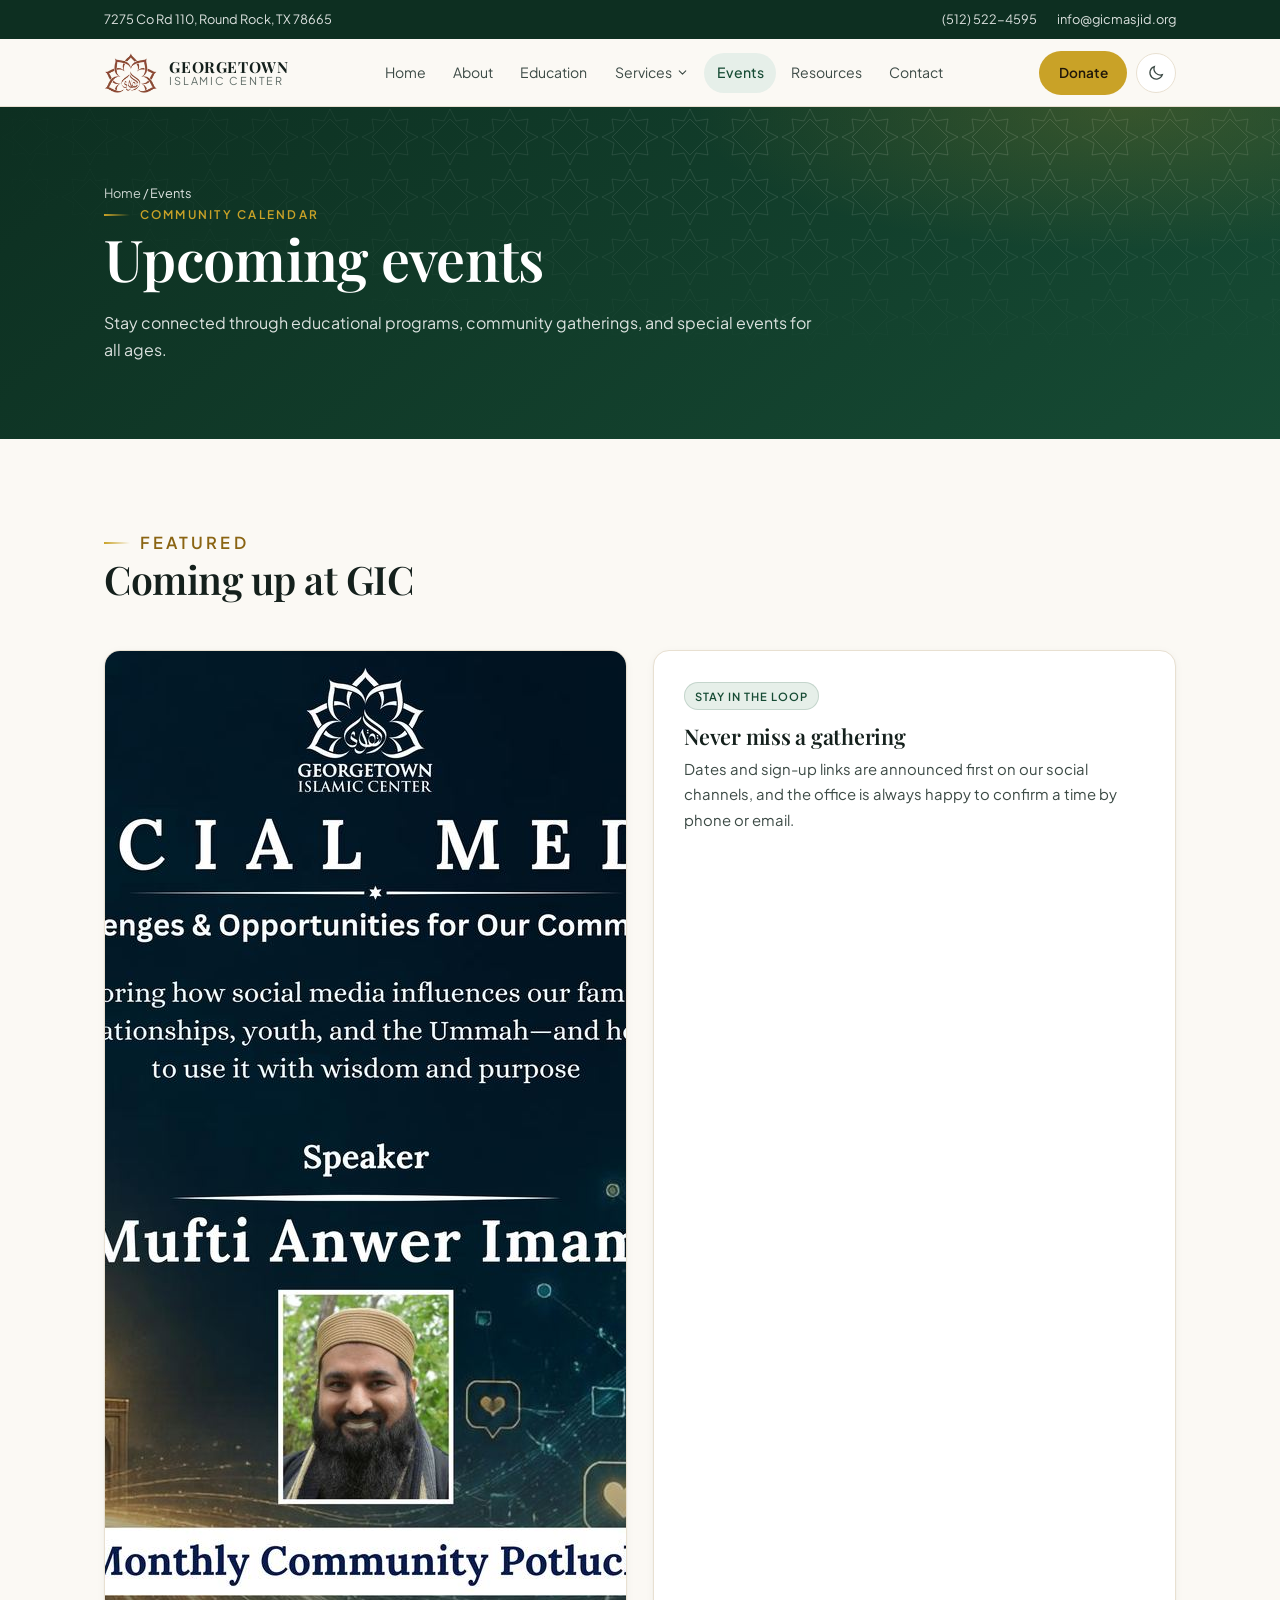
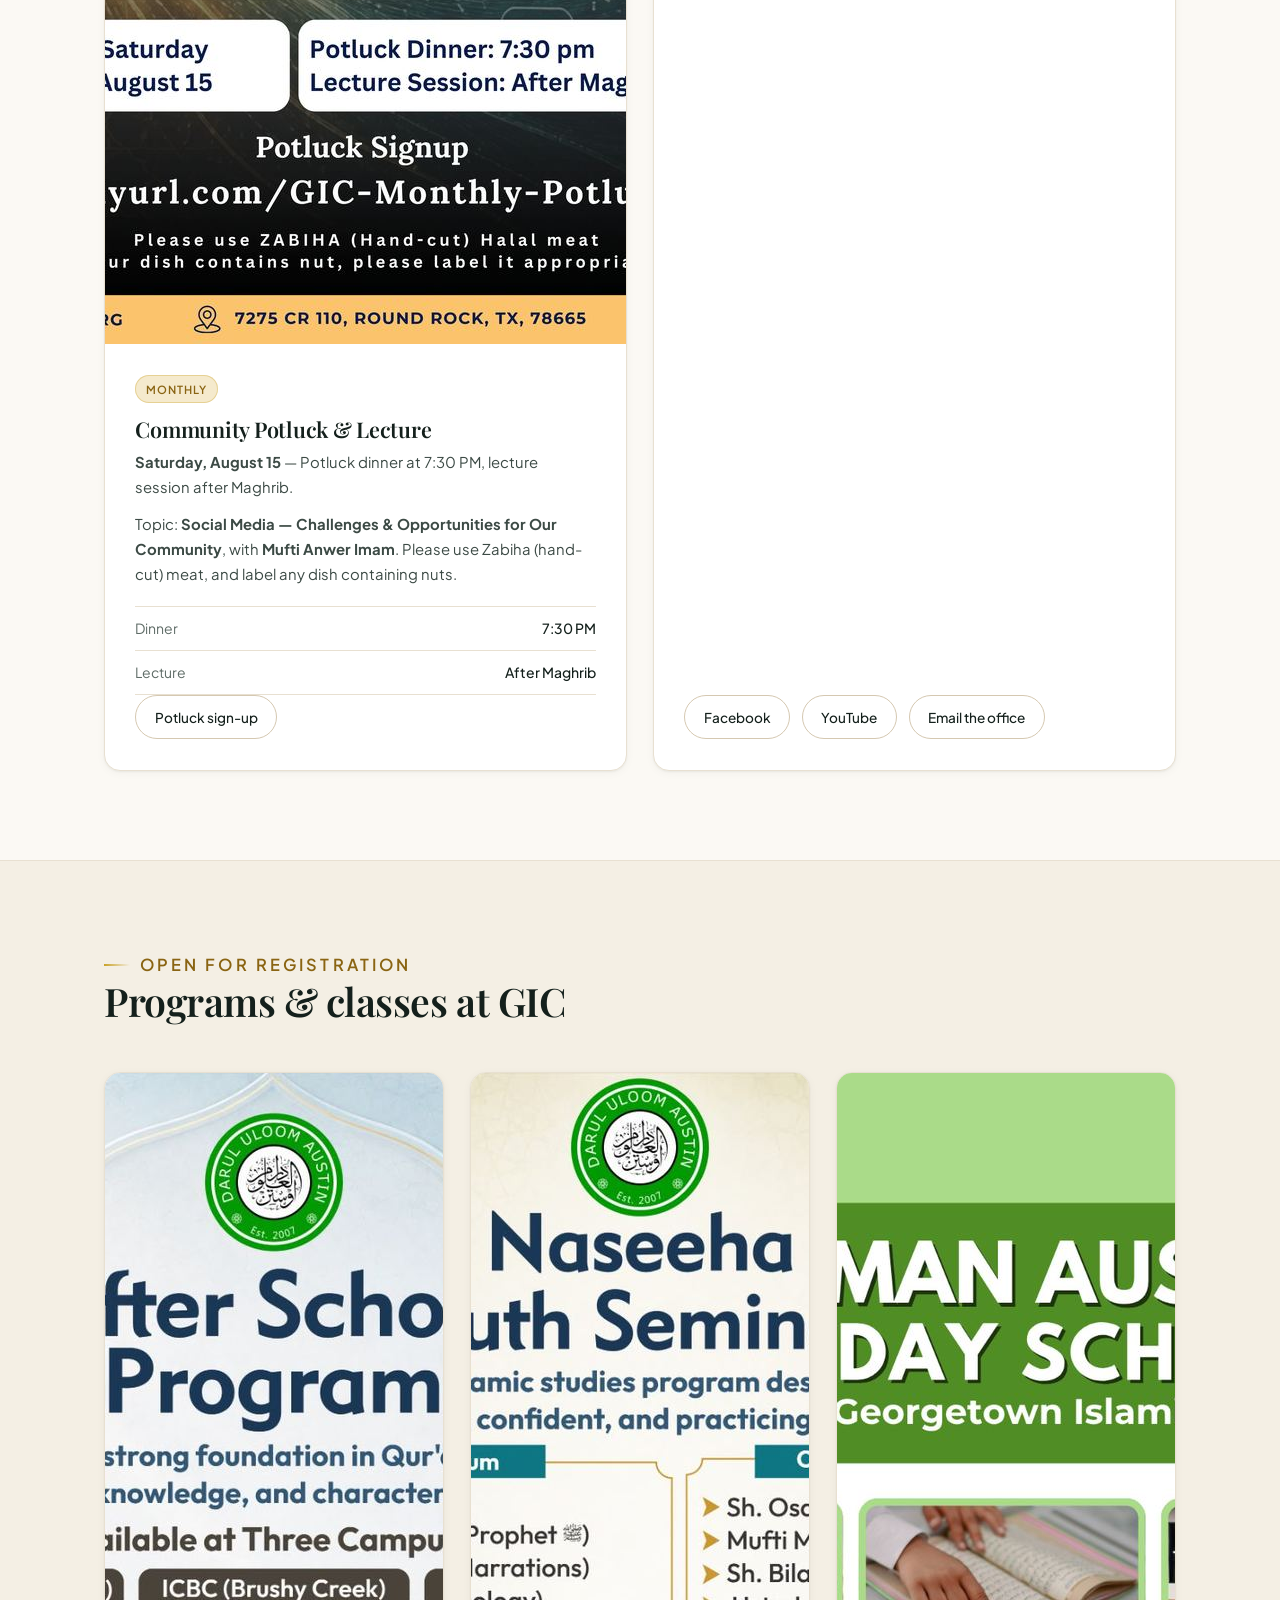
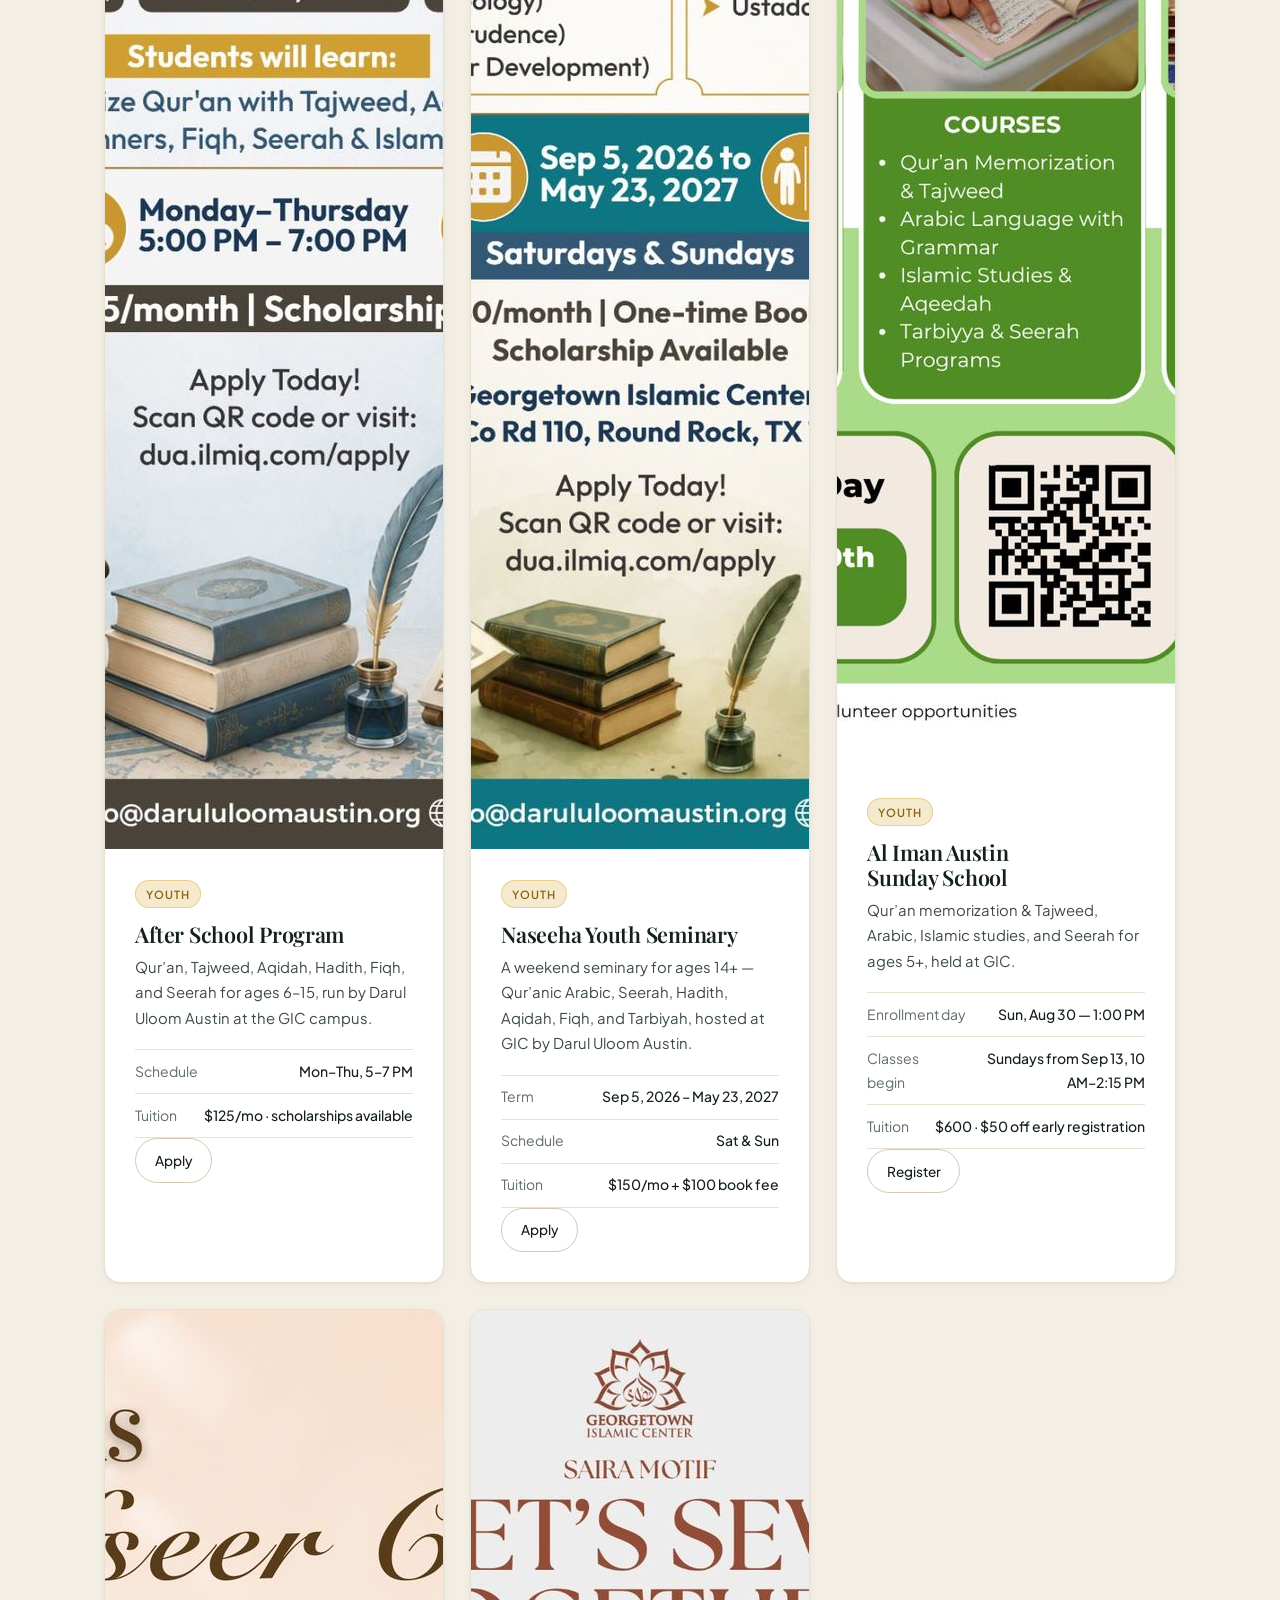
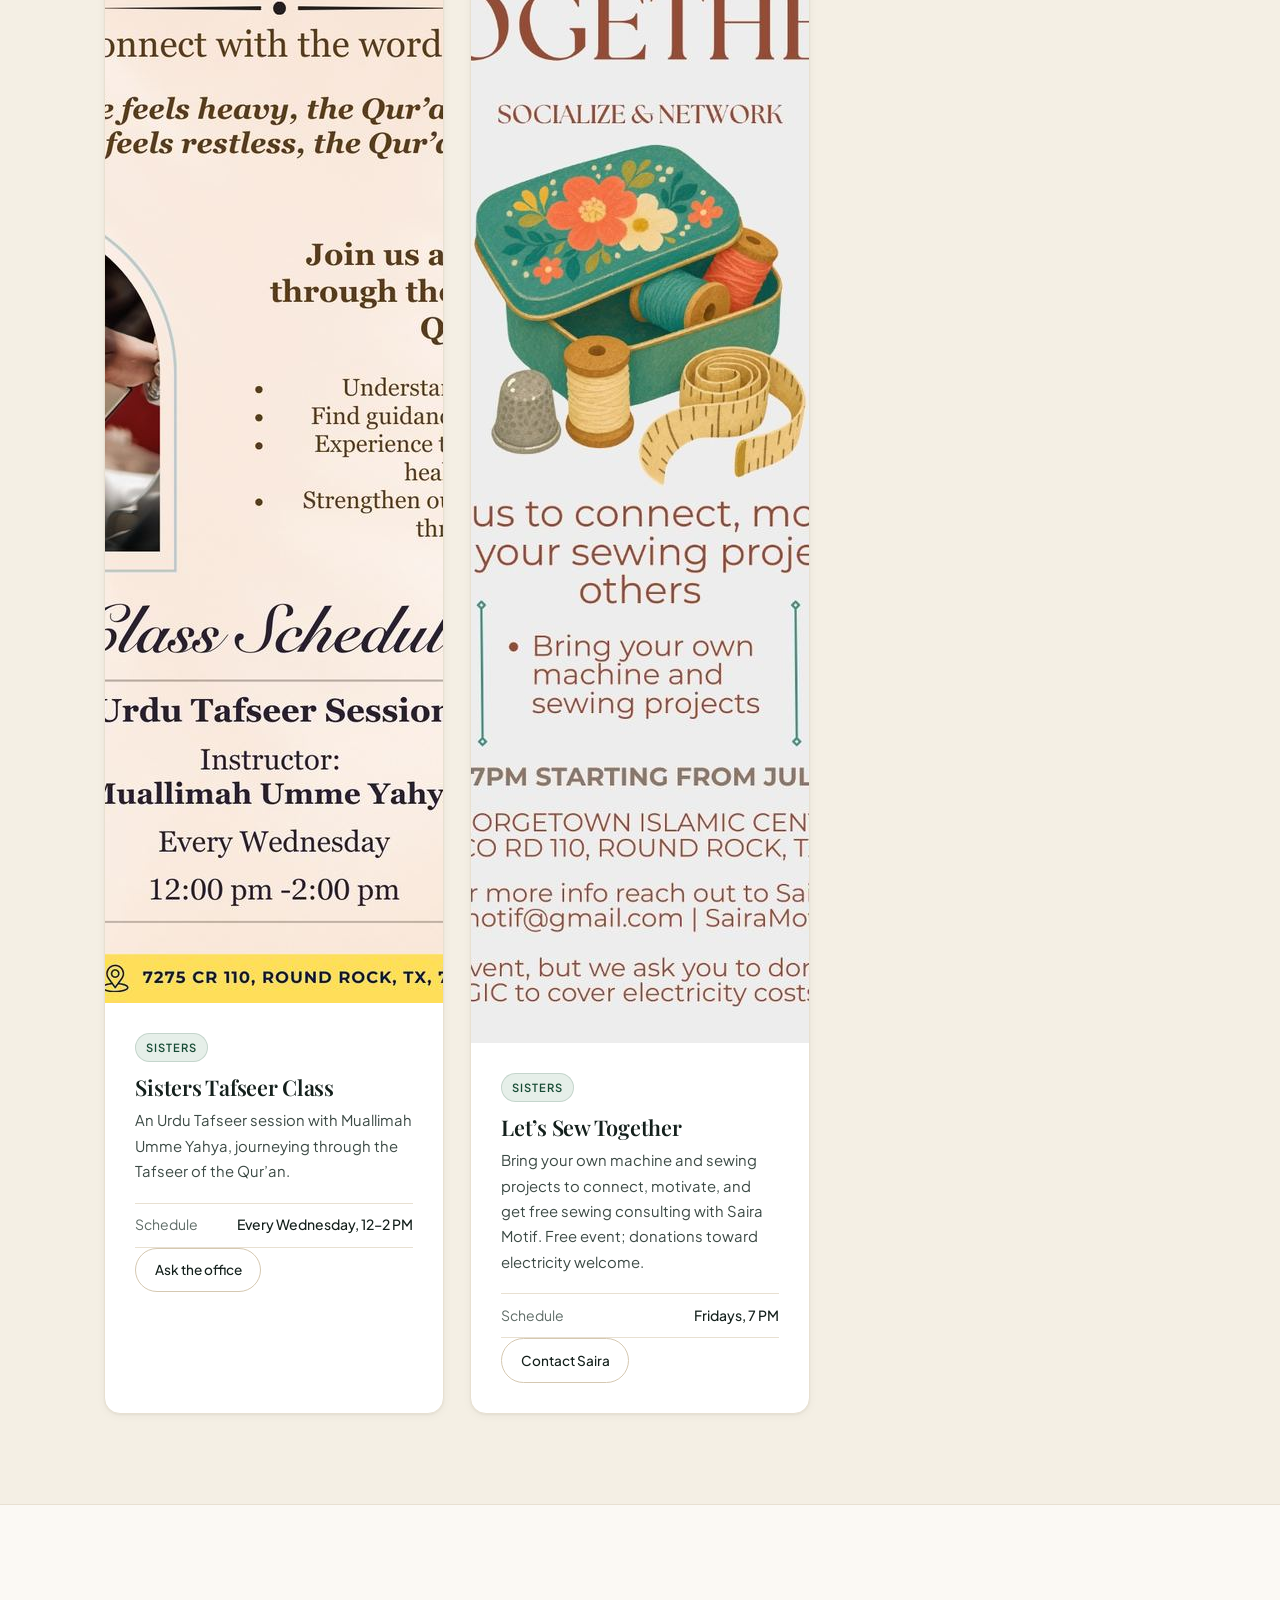
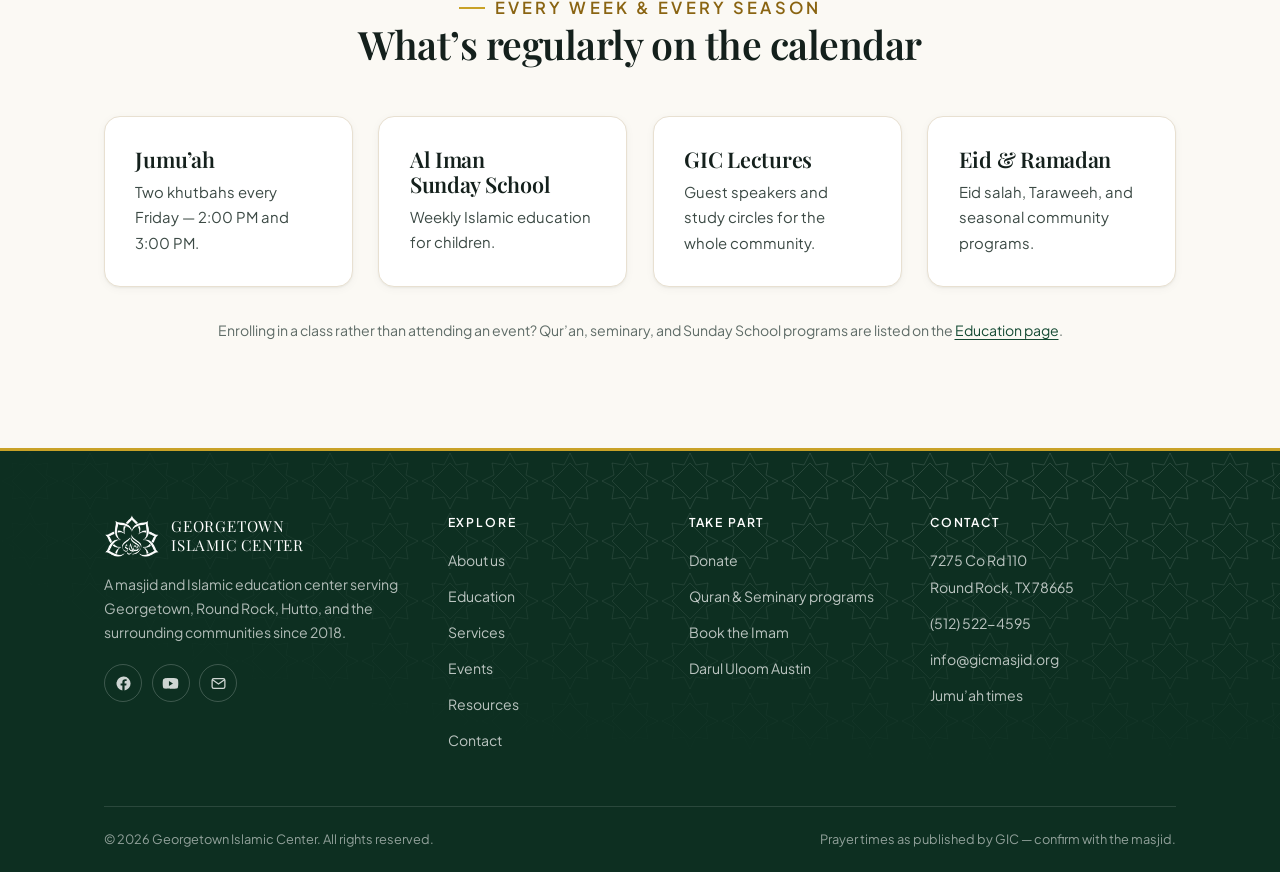
<file: events.html>
<!doctype html>
<html lang="en">
<head>
<meta charset="utf-8">
<meta name="viewport" content="width=device-width, initial-scale=1">
<title>Events | Georgetown Islamic Center</title>
<meta name="description" content="Upcoming events, monthly potlucks, guest lectures, and educational programs at Georgetown Islamic Center.">
<link rel="canonical" href="https://akaban01.github.io/gic-web/events.html">
<meta property="og:type" content="website">
<meta property="og:site_name" content="Georgetown Islamic Center">
<meta property="og:title" content="Events | Georgetown Islamic Center">
<meta property="og:description" content="Upcoming events, monthly potlucks, guest lectures, and educational programs at Georgetown Islamic Center.">
<meta property="og:url" content="https://akaban01.github.io/gic-web/events.html">
<meta name="twitter:card" content="summary">
<meta name="theme-color" content="#164b34">
<link rel="icon" href="assets/img/favicon.svg" type="image/svg+xml">
<link rel="apple-touch-icon" href="assets/img/favicon.svg">
<link rel="preconnect" href="https://fonts.googleapis.com">
<link rel="preconnect" href="https://fonts.gstatic.com" crossorigin>
<link href="https://fonts.googleapis.com/css2?family=Playfair+Display:wght@600;700;800;900&family=Plus+Jakarta+Sans:wght@400;500;600;700;800&display=swap" rel="stylesheet">
<link rel="stylesheet" href="assets/css/site.css">
<script>(function(){try{var t=localStorage.getItem("gic-theme");if(t==="dark"||t==="light")document.documentElement.setAttribute("data-theme",t);}catch(e){}})();</script>
<script type="application/ld+json">
{
  "@context": "https://schema.org",
  "@type": "Mosque",
  "name": "Georgetown Islamic Center",
  "alternateName": "GIC",
  "url": "https://akaban01.github.io/gic-web/",
  "sameAs": ["https://www.facebook.com/GICMasjid/", "https://www.youtube.com/@gicmasjid"],
  "telephone": "+15125224595",
  "email": "info@gicmasjid.org",
  "foundingDate": "2018",
  "address": {
    "@type": "PostalAddress",
    "streetAddress": "7275 Co Rd 110",
    "addressLocality": "Round Rock",
    "addressRegion": "TX",
    "postalCode": "78665",
    "addressCountry": "US"
  }
}
</script>
</head>
<body>
<a class="skip-link" href="#main">Skip to content</a>
<div class="topbar">
  <div class="wrap">
    <div class="topbar-links">
      <a href="https://www.google.com/maps/search/?api=1&query=7275+Co+Rd+110+Round+Rock+TX+78665" target="_blank" rel="noopener">7275 Co Rd 110, Round Rock, TX 78665</a>
    </div>
    <div class="topbar-meta">
      <a href="tel:+15125224595">(512) 522-4595</a>
      <a href="mailto:info@gicmasjid.org">info@gicmasjid.org</a>
    </div>
  </div>
</div>
<header class="site-header">
  <div class="wrap">
    <a class="brand" href="index.html">
      <img src="assets/img/gic-mark.png" alt="Georgetown Islamic Center" width="53" height="40" loading="eager">
      <span class="brand-text">
        <span class="brand-name">Georgetown</span>
        <span class="brand-sub">Islamic Center</span>
      </span>
    </a>

    <nav class="nav" id="primary-nav" aria-label="Primary">
      <a href="index.html">Home</a><a href="about.html">About</a><a href="education.html">Education</a><div data-dropdown><a href="services.html" data-dropdown-trigger>Services <svg viewBox="0 0 24 24" fill="none" stroke="currentColor" stroke-width="2" stroke-linecap="round" stroke-linejoin="round"><path d="m6 9 6 6 6-6"/></svg></a><div class="nav-submenu"><a href="services.html#funeral-services">Funeral</a><a href="services.html#marriage-services">Marriage</a><a href="services.html#imam-services">Imam</a></div></div><a href="events.html" aria-current="page">Events</a><a href="resources.html">Resources</a><a href="contact.html">Contact</a>
    </nav>

    <div class="header-actions">
      <a class="btn btn-gold btn-sm hide-donate" href="donate.html">Donate</a>
      <button class="icon-btn" type="button" data-theme-toggle aria-label="Switch colour theme">
        <svg viewBox="0 0 24 24" fill="none" stroke="currentColor" stroke-width="1.7" aria-hidden="true"><path d="M20.5 14.2A8.4 8.4 0 0 1 9.8 3.5a8.5 8.5 0 1 0 10.7 10.7z"/></svg>
      </button>
      <button class="icon-btn nav-toggle" type="button" data-nav-toggle aria-expanded="false" aria-controls="primary-nav" aria-label="Open menu">
        <svg viewBox="0 0 24 24" fill="none" stroke="currentColor" stroke-width="1.8" stroke-linecap="round" aria-hidden="true"><path d="M4 7h16M4 12h16M4 17h16"/></svg>
      </button>
    </div>
  </div>
</header>
<div class="nav-backdrop" aria-hidden="true"></div>

<main id="main">
<section class="page-hero">
  <div class="hero-pattern" aria-hidden="true"></div>
  <div class="wrap">
    <p class="crumbs"><a href="index.html">Home</a> / Events</p>
    <p class="eyebrow">Community calendar</p>
    <h1>Upcoming events</h1>
    <p>Stay connected through educational programs, community gatherings, and special events for all ages.</p>
  </div>
</section>

<section>
  <div class="wrap">
    <div class="section-head">
      <p class="eyebrow">Featured</p>
      <h2>Coming up at GIC</h2>
    </div>
    <div class="grid g-2">
      <div class="card event-card">
        <img class="event-img" src="assets/img/events/potluck.jpg" alt="Monthly Community Potluck flyer: Social Media &mdash; Challenges &amp; Opportunities for Our Community, speaker Mufti Anwer Imam, Saturday August 15" loading="lazy" width="1000" height="1293">
        <div class="event-card-body">
          <span class="tag">Monthly</span>
          <h3>Community Potluck &amp; Lecture</h3>
          <p><strong>Saturday, August 15</strong> &mdash; Potluck dinner at 7:30 PM, lecture session after Maghrib.</p>
          <p>Topic: <strong>Social Media &mdash; Challenges &amp; Opportunities for Our Community</strong>, with <strong>Mufti Anwer Imam</strong>. Please use Zabiha (hand-cut) meat, and label any dish containing nuts.</p>
          <dl class="meta-list">
            <div><dt>Dinner</dt><dd>7:30 PM</dd></div>
            <div><dt>Lecture</dt><dd>After Maghrib</dd></div>
          </dl>
          <div class="btn-row">
            <a class="btn btn-ghost btn-sm" href="https://www.perfectpotluck.com/meals.php?t=ONGL1863" target="_blank" rel="noopener">Potluck sign-up</a>
          </div>
        </div>
      </div>
      <div class="card">
        <span class="tag green">Stay in the loop</span>
        <h3>Never miss a gathering</h3>
        <p>Dates and sign-up links are announced first on our social channels, and the office is always happy to confirm a time by phone or email.</p>
        <div class="btn-row">
          <a class="btn btn-ghost btn-sm" href="https://www.facebook.com/GICMasjid/" target="_blank" rel="noopener">Facebook</a>
          <a class="btn btn-ghost btn-sm" href="https://www.youtube.com/@gicmasjid" target="_blank" rel="noopener">YouTube</a>
          <a class="btn btn-ghost btn-sm" href="mailto:info@gicmasjid.org">Email the office</a>
        </div>
      </div>
    </div>
  </div>
</section>

<section class="bg-alt">
  <div class="wrap">
    <div class="section-head">
      <p class="eyebrow">Open for registration</p>
      <h2>Programs &amp; classes at GIC</h2>
    </div>
    <div class="grid g-3">
      <div class="card event-card">
        <img class="event-img" src="assets/img/events/after-school.jpg" alt="After School Program flyer: Darul Uloom Austin, ages 6&ndash;15, Monday&ndash;Thursday 5&ndash;7 PM, available at the GIC campus" loading="lazy" width="1000" height="1376">
        <div class="event-card-body">
          <span class="tag">Youth</span>
          <h3>After School Program</h3>
          <p>Qur&rsquo;an, Tajweed, Aqidah, Hadith, Fiqh, and Seerah for ages 6&ndash;15, run by Darul Uloom Austin at the GIC campus.</p>
          <dl class="meta-list">
            <div><dt>Schedule</dt><dd>Mon&ndash;Thu, 5&ndash;7 PM</dd></div>
            <div><dt>Tuition</dt><dd>$125/mo &middot; scholarships available</dd></div>
          </dl>
          <div class="btn-row">
            <a class="btn btn-ghost btn-sm" href="https://dua.ilmiq.com/apply" target="_blank" rel="noopener">Apply</a>
          </div>
        </div>
      </div>
      <div class="card event-card">
        <img class="event-img" src="assets/img/events/naseeha-seminary.jpg" alt="Naseeha Youth Seminary flyer: weekend Islamic studies program at GIC, ages 14+, September 5, 2026 to May 23, 2027" loading="lazy" width="1000" height="1376">
        <div class="event-card-body">
          <span class="tag">Youth</span>
          <h3>Naseeha Youth Seminary</h3>
          <p>A weekend seminary for ages 14+ &mdash; Qur&rsquo;anic Arabic, Seerah, Hadith, Aqidah, Fiqh, and Tarbiyah, hosted at GIC by Darul Uloom Austin.</p>
          <dl class="meta-list">
            <div><dt>Term</dt><dd>Sep 5, 2026 &ndash; May 23, 2027</dd></div>
            <div><dt>Schedule</dt><dd>Sat &amp; Sun</dd></div>
            <div><dt>Tuition</dt><dd>$150/mo + $100 book fee</dd></div>
          </dl>
          <div class="btn-row">
            <a class="btn btn-ghost btn-sm" href="https://dua.ilmiq.com/apply" target="_blank" rel="noopener">Apply</a>
          </div>
        </div>
      </div>
      <div class="card event-card">
        <img class="event-img" src="assets/img/events/sunday-school.jpg" alt="Al Iman Austin Sunday School flyer: at Georgetown Islamic Center, enrollment day Sunday August 30th at 1 PM, classes begin September 13th" loading="lazy" width="1000" height="1294">
        <div class="event-card-body">
          <span class="tag">Youth</span>
          <h3>Al Iman Austin Sunday School</h3>
          <p>Qur&rsquo;an memorization &amp; Tajweed, Arabic, Islamic studies, and Seerah for ages 5+, held at GIC.</p>
          <dl class="meta-list">
            <div><dt>Enrollment day</dt><dd>Sun, Aug 30 &mdash; 1:00 PM</dd></div>
            <div><dt>Classes begin</dt><dd>Sundays from Sep 13, 10 AM&ndash;2:15 PM</dd></div>
            <div><dt>Tuition</dt><dd>$600 &middot; $50 off early registration</dd></div>
          </dl>
          <div class="btn-row">
            <a class="btn btn-ghost btn-sm" href="https://alimanaustin.org" target="_blank" rel="noopener">Register</a>
          </div>
        </div>
      </div>
      <div class="card event-card">
        <img class="event-img" src="assets/img/events/tafseer-class.jpg" alt="Sisters Tafseer Class flyer: Urdu Tafseer session with Muallimah Umme Yahya, every Wednesday 12 to 2 PM" loading="lazy" width="1000" height="1293">
        <div class="event-card-body">
          <span class="tag green">Sisters</span>
          <h3>Sisters Tafseer Class</h3>
          <p>An Urdu Tafseer session with Muallimah Umme Yahya, journeying through the Tafseer of the Qur&rsquo;an.</p>
          <dl class="meta-list">
            <div><dt>Schedule</dt><dd>Every Wednesday, 12&ndash;2 PM</dd></div>
          </dl>
          <div class="btn-row">
            <a class="btn btn-ghost btn-sm" href="mailto:info@gicmasjid.org">Ask the office</a>
          </div>
        </div>
      </div>
      <div class="card event-card">
        <img class="event-img" src="assets/img/events/let-sew-together.jpg" alt="Let&rsquo;s Sew Together flyer: Saira Motif, socialize and network, Fridays at 7 PM starting July 17, 2026, at GIC" loading="lazy" width="1000" height="1333">
        <div class="event-card-body">
          <span class="tag green">Sisters</span>
          <h3>Let&rsquo;s Sew Together</h3>
          <p>Bring your own machine and sewing projects to connect, motivate, and get free sewing consulting with Saira Motif. Free event; donations toward electricity welcome.</p>
          <dl class="meta-list">
            <div><dt>Schedule</dt><dd>Fridays, 7 PM</dd></div>
          </dl>
          <div class="btn-row">
            <a class="btn btn-ghost btn-sm" href="mailto:Saira.motif@gmail.com">Contact Saira</a>
          </div>
        </div>
      </div>
    </div>
  </div>
</section>

<section>
  <div class="wrap">
    <div class="section-head center">
      <p class="eyebrow center">Every week &amp; every season</p>
      <h2>What&rsquo;s regularly on the calendar</h2>
    </div>
    <div class="grid g-4">
      <div class="card">
        <h3>Jumu&rsquo;ah</h3>
        <p>Two khutbahs every Friday &mdash; 2:00 PM and 3:00 PM.</p>
      </div>
      <div class="card">
        <h3>Al Iman Sunday School</h3>
        <p>Weekly Islamic education for children.</p>
      </div>
      <div class="card">
        <h3>GIC Lectures</h3>
        <p>Guest speakers and study circles for the whole community.</p>
      </div>
      <div class="card">
        <h3>Eid &amp; Ramadan</h3>
        <p>Eid salah, Taraweeh, and seasonal community programs.</p>
      </div>
    </div>
    <p class="center mt-2 muted">Enrolling in a class rather than attending an event? Qur&rsquo;an, seminary, and Sunday School programs are listed on the <a href="education.html">Education page</a>.</p>
  </div>
</section>

</main>

<footer class="site-footer">
  <div class="hero-pattern" aria-hidden="true"></div>
  <div class="wrap">
    <div class="footer-grid">
      <div>
        <div class="footer-brand">
          <img src="assets/img/gic-mark.png" alt="" width="55" height="42" loading="lazy">
          <span>Georgetown<br>Islamic Center</span>
        </div>
        <p>A masjid and Islamic education center serving Georgetown, Round Rock, Hutto, and the surrounding communities since 2018.</p>
        <div class="socials">
          <a href="https://www.facebook.com/GICMasjid/" target="_blank" rel="noopener" aria-label="Facebook"><svg viewBox="0 0 24 24" fill="currentColor"><path d="M22 12a10 10 0 1 0-11.6 9.9v-7h-2.5V12h2.5V9.8c0-2.5 1.5-3.9 3.8-3.9 1.1 0 2.2.2 2.2.2v2.5h-1.3c-1.2 0-1.6.8-1.6 1.6V12h2.8l-.4 2.9h-2.4v7A10 10 0 0 0 22 12z"/></svg></a>
          <a href="https://www.youtube.com/@gicmasjid" target="_blank" rel="noopener" aria-label="YouTube"><svg viewBox="0 0 24 24" fill="currentColor"><path d="M23 12s0-3.5-.45-5.2a2.9 2.9 0 0 0-2-2C18.8 4.3 12 4.3 12 4.3s-6.8 0-8.55.5a2.9 2.9 0 0 0-2 2C1 8.5 1 12 1 12s0 3.5.45 5.2a2.9 2.9 0 0 0 2 2c1.75.5 8.55.5 8.55.5s6.8 0 8.55-.5a2.9 2.9 0 0 0 2-2C23 15.5 23 12 23 12zM9.8 15.4V8.6l5.7 3.4z"/></svg></a>
          <a href="mailto:info@gicmasjid.org" aria-label="Email"><svg viewBox="0 0 24 24" fill="none" stroke="currentColor" stroke-width="1.8"><rect x="3" y="5" width="18" height="14" rx="2.5"/><path d="m3.6 6.8 8.4 6 8.4-6"/></svg></a>
        </div>
      </div>

      <div>
        <h4>Explore</h4>
        <ul>
          <li><a href="about.html">About us</a></li>
          <li><a href="education.html">Education</a></li>
          <li><a href="services.html">Services</a></li>
          <li><a href="events.html">Events</a></li>
          <li><a href="resources.html">Resources</a></li>
          <li><a href="contact.html">Contact</a></li>
        </ul>
      </div>

      <div>
        <h4>Take part</h4>
        <ul>
          <li><a href="donate.html">Donate</a></li>
          <li><a href="education.html">Quran &amp; Seminary programs</a></li>
          <li><a href="services.html#imam-services">Book the Imam</a></li>
          <li><a href="https://darululoomaustin.org/" target="_blank" rel="noopener">Darul Uloom Austin</a></li>
        </ul>
      </div>

      <div>
        <h4>Contact</h4>
        <ul>
          <li><a href="https://www.google.com/maps/search/?api=1&query=7275+Co+Rd+110+Round+Rock+TX+78665" target="_blank" rel="noopener">7275 Co Rd 110<br>Round Rock, TX 78665</a></li>
          <li><a href="tel:+15125224595">(512) 522-4595</a></li>
          <li><a href="mailto:info@gicmasjid.org">info@gicmasjid.org</a></li>
          <li><a href="index.html#jumuah">Jumu&rsquo;ah times</a></li>
        </ul>
      </div>
    </div>

    <div class="footer-bottom">
      <span>&copy; <span data-year>2026</span> Georgetown Islamic Center. All rights reserved.</span>
      <span>Prayer times as published by GIC &mdash; confirm with the masjid.</span>
    </div>
  </div>
</footer>

<script src="assets/js/site.js" defer></script>
</body>
</html>
</file>
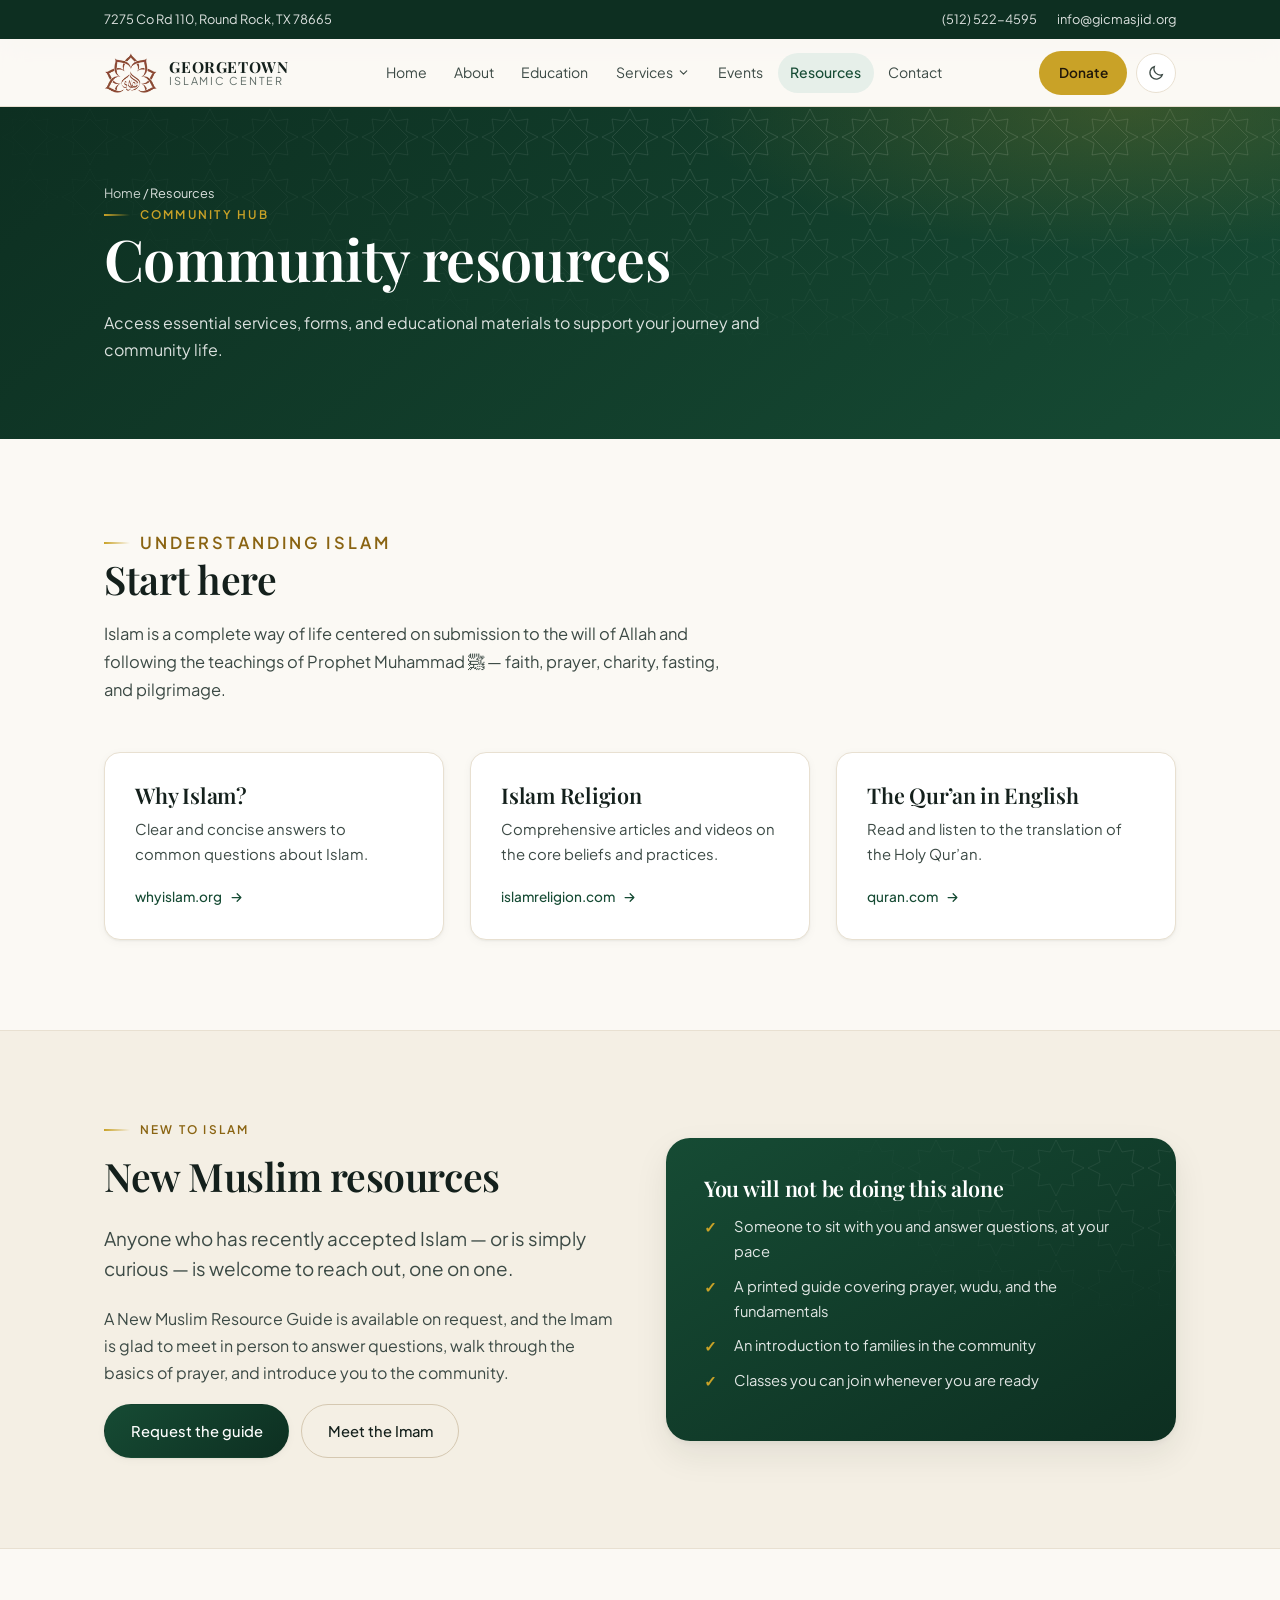
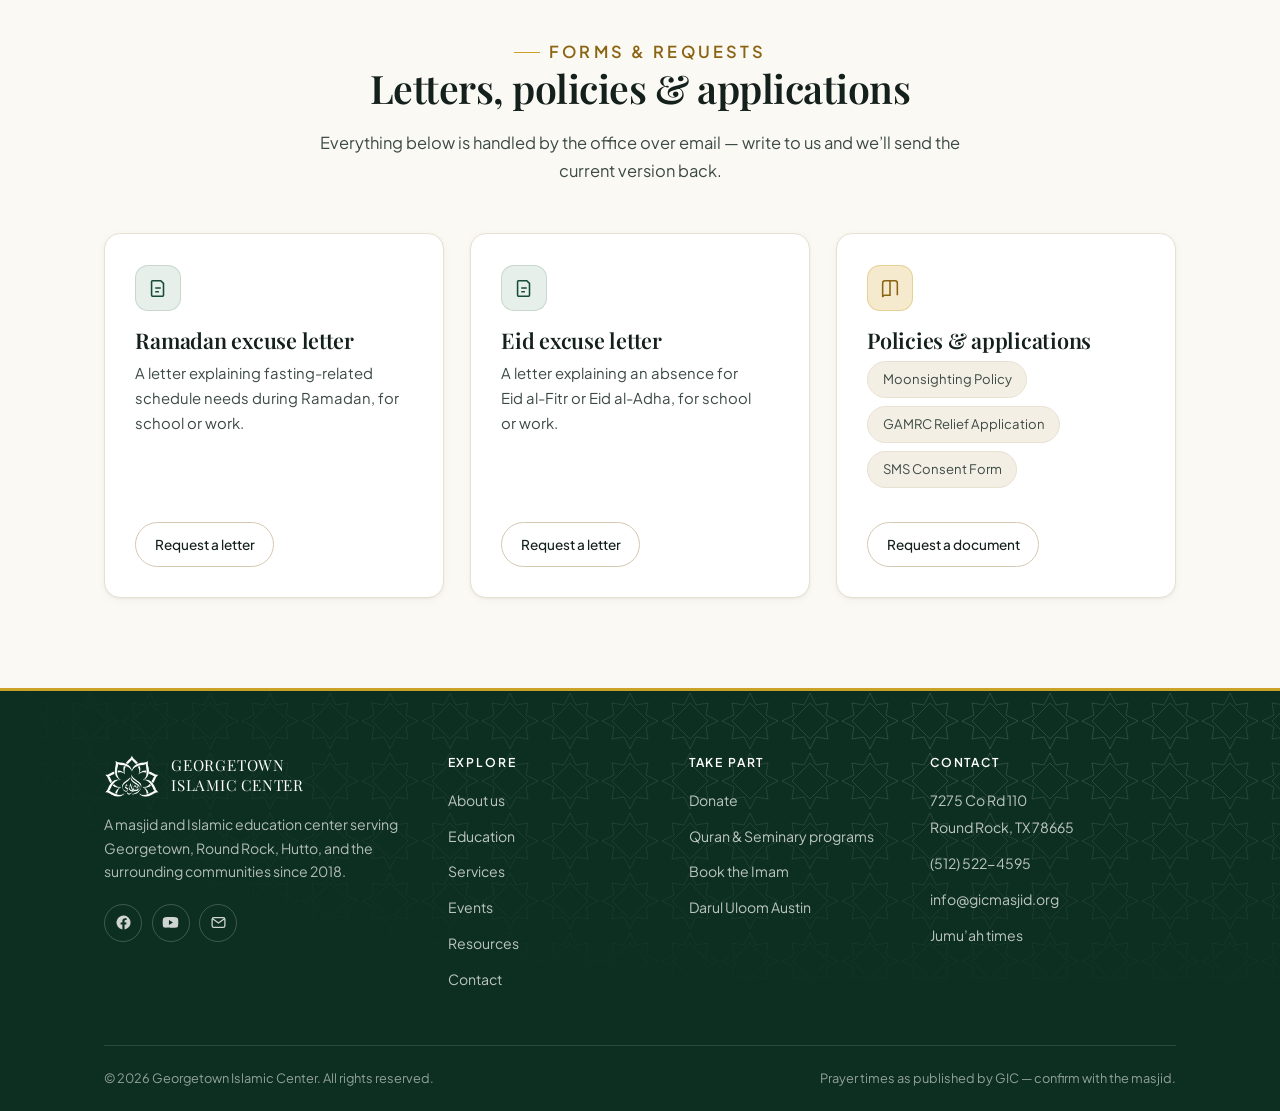
<file: resources.html>
<!doctype html>
<html lang="en">
<head>
<meta charset="utf-8">
<meta name="viewport" content="width=device-width, initial-scale=1">
<title>Resources | Georgetown Islamic Center</title>
<meta name="description" content="New Muslim resources, forms, policies, and answers to common questions about Islam from Georgetown Islamic Center.">
<link rel="canonical" href="https://akaban01.github.io/gic-web/resources.html">
<meta property="og:type" content="website">
<meta property="og:site_name" content="Georgetown Islamic Center">
<meta property="og:title" content="Resources | Georgetown Islamic Center">
<meta property="og:description" content="New Muslim resources, forms, policies, and answers to common questions about Islam from Georgetown Islamic Center.">
<meta property="og:url" content="https://akaban01.github.io/gic-web/resources.html">
<meta name="twitter:card" content="summary">
<meta name="theme-color" content="#164b34">
<link rel="icon" href="assets/img/favicon.svg" type="image/svg+xml">
<link rel="apple-touch-icon" href="assets/img/favicon.svg">
<link rel="preconnect" href="https://fonts.googleapis.com">
<link rel="preconnect" href="https://fonts.gstatic.com" crossorigin>
<link href="https://fonts.googleapis.com/css2?family=Playfair+Display:wght@600;700;800;900&family=Plus+Jakarta+Sans:wght@400;500;600;700;800&display=swap" rel="stylesheet">
<link rel="stylesheet" href="assets/css/site.css">
<script>(function(){try{var t=localStorage.getItem("gic-theme");if(t==="dark"||t==="light")document.documentElement.setAttribute("data-theme",t);}catch(e){}})();</script>
<script type="application/ld+json">
{
  "@context": "https://schema.org",
  "@type": "Mosque",
  "name": "Georgetown Islamic Center",
  "alternateName": "GIC",
  "url": "https://akaban01.github.io/gic-web/",
  "sameAs": ["https://www.facebook.com/GICMasjid/", "https://www.youtube.com/@gicmasjid"],
  "telephone": "+15125224595",
  "email": "info@gicmasjid.org",
  "foundingDate": "2018",
  "address": {
    "@type": "PostalAddress",
    "streetAddress": "7275 Co Rd 110",
    "addressLocality": "Round Rock",
    "addressRegion": "TX",
    "postalCode": "78665",
    "addressCountry": "US"
  }
}
</script>
</head>
<body>
<a class="skip-link" href="#main">Skip to content</a>
<div class="topbar">
  <div class="wrap">
    <div class="topbar-links">
      <a href="https://www.google.com/maps/search/?api=1&query=7275+Co+Rd+110+Round+Rock+TX+78665" target="_blank" rel="noopener">7275 Co Rd 110, Round Rock, TX 78665</a>
    </div>
    <div class="topbar-meta">
      <a href="tel:+15125224595">(512) 522-4595</a>
      <a href="mailto:info@gicmasjid.org">info@gicmasjid.org</a>
    </div>
  </div>
</div>
<header class="site-header">
  <div class="wrap">
    <a class="brand" href="index.html">
      <img src="assets/img/gic-mark.png" alt="Georgetown Islamic Center" width="53" height="40" loading="eager">
      <span class="brand-text">
        <span class="brand-name">Georgetown</span>
        <span class="brand-sub">Islamic Center</span>
      </span>
    </a>

    <nav class="nav" id="primary-nav" aria-label="Primary">
      <a href="index.html">Home</a><a href="about.html">About</a><a href="education.html">Education</a><div data-dropdown><a href="services.html" data-dropdown-trigger>Services <svg viewBox="0 0 24 24" fill="none" stroke="currentColor" stroke-width="2" stroke-linecap="round" stroke-linejoin="round"><path d="m6 9 6 6 6-6"/></svg></a><div class="nav-submenu"><a href="services.html#funeral-services">Funeral</a><a href="services.html#marriage-services">Marriage</a><a href="services.html#imam-services">Imam</a></div></div><a href="events.html">Events</a><a href="resources.html" aria-current="page">Resources</a><a href="contact.html">Contact</a>
    </nav>

    <div class="header-actions">
      <a class="btn btn-gold btn-sm hide-donate" href="donate.html">Donate</a>
      <button class="icon-btn" type="button" data-theme-toggle aria-label="Switch colour theme">
        <svg viewBox="0 0 24 24" fill="none" stroke="currentColor" stroke-width="1.7" aria-hidden="true"><path d="M20.5 14.2A8.4 8.4 0 0 1 9.8 3.5a8.5 8.5 0 1 0 10.7 10.7z"/></svg>
      </button>
      <button class="icon-btn nav-toggle" type="button" data-nav-toggle aria-expanded="false" aria-controls="primary-nav" aria-label="Open menu">
        <svg viewBox="0 0 24 24" fill="none" stroke="currentColor" stroke-width="1.8" stroke-linecap="round" aria-hidden="true"><path d="M4 7h16M4 12h16M4 17h16"/></svg>
      </button>
    </div>
  </div>
</header>
<div class="nav-backdrop" aria-hidden="true"></div>

<main id="main">
<section class="page-hero">
  <div class="hero-pattern" aria-hidden="true"></div>
  <div class="wrap">
    <p class="crumbs"><a href="index.html">Home</a> / Resources</p>
    <p class="eyebrow">Community hub</p>
    <h1>Community resources</h1>
    <p>Access essential services, forms, and educational materials to support your journey and community life.</p>
  </div>
</section>

<section>
  <div class="wrap">
    <div class="section-head">
      <p class="eyebrow">Understanding Islam</p>
      <h2>Start here</h2>
      <p>Islam is a complete way of life centered on submission to the will of Allah and following the teachings of Prophet Muhammad ﷺ &mdash; faith, prayer, charity, fasting, and pilgrimage.</p>
    </div>
    <div class="grid g-3">
      <a class="card" href="https://www.whyislam.org/" target="_blank" rel="noopener">
        <h3>Why Islam?</h3>
        <p>Clear and concise answers to common questions about Islam.</p>
        <span class="card-link">whyislam.org <svg viewBox="0 0 24 24" width="15" height="15" fill="none" stroke="currentColor" stroke-width="2" stroke-linecap="round" stroke-linejoin="round" aria-hidden="true"><path d="M5 12h14M13 6l6 6-6 6"/></svg></span>
      </a>
      <a class="card" href="https://www.islamreligion.com/" target="_blank" rel="noopener">
        <h3>Islam Religion</h3>
        <p>Comprehensive articles and videos on the core beliefs and practices.</p>
        <span class="card-link">islamreligion.com <svg viewBox="0 0 24 24" width="15" height="15" fill="none" stroke="currentColor" stroke-width="2" stroke-linecap="round" stroke-linejoin="round" aria-hidden="true"><path d="M5 12h14M13 6l6 6-6 6"/></svg></span>
      </a>
      <a class="card" href="https://quran.com/" target="_blank" rel="noopener">
        <h3>The Qur&rsquo;an in English</h3>
        <p>Read and listen to the translation of the Holy Qur&rsquo;an.</p>
        <span class="card-link">quran.com <svg viewBox="0 0 24 24" width="15" height="15" fill="none" stroke="currentColor" stroke-width="2" stroke-linecap="round" stroke-linejoin="round" aria-hidden="true"><path d="M5 12h14M13 6l6 6-6 6"/></svg></span>
      </a>
    </div>
  </div>
</section>

<section class="bg-alt" id="new-muslim">
  <div class="wrap">
    <div class="split">
      <div>
        <p class="eyebrow">New to Islam</p>
        <h2>New Muslim resources</h2>
        <p class="lead">Anyone who has recently accepted Islam &mdash; or is simply curious &mdash; is welcome to reach out, one on one.</p>
        <p>A New Muslim Resource Guide is available on request, and the Imam is glad to meet in person to answer questions, walk through the basics of prayer, and introduce you to the community.</p>
        <div class="btn-row">
          <a class="btn btn-primary" href="mailto:info@gicmasjid.org?subject=New%20Muslim%20Resources">Request the guide</a>
          <a class="btn btn-ghost" href="services.html#imam-services">Meet the Imam</a>
        </div>
      </div>
      <div class="frame">
        <div class="pattern-overlay" aria-hidden="true"></div>
        <h3>You will not be doing this alone</h3>
        <ul class="check-list" style="margin-bottom:0;">
          <li>Someone to sit with you and answer questions, at your pace</li>
          <li>A printed guide covering prayer, wudu, and the fundamentals</li>
          <li>An introduction to families in the community</li>
          <li>Classes you can join whenever you are ready</li>
        </ul>
      </div>
    </div>
  </div>
</section>

<section id="forms">
  <div class="wrap">
    <div class="section-head center">
      <p class="eyebrow center">Forms &amp; requests</p>
      <h2>Letters, policies &amp; applications</h2>
      <p>Everything below is handled by the office over email &mdash; write to us and we&rsquo;ll send the current version back.</p>
    </div>
    <div class="grid g-3">
      <div class="card">
        <span class="card-icon" aria-hidden="true"><svg viewBox="0 0 24 24" fill="none" stroke="currentColor" stroke-width="1.7"><path d="M6 4h9l3 3v13a1 1 0 0 1-1 1H6a1 1 0 0 1-1-1V5a1 1 0 0 1 1-1z"/><path d="M9 12h6M9 16h4"/></svg></span>
        <h3>Ramadan excuse letter</h3>
        <p>A letter explaining fasting-related schedule needs during Ramadan, for school or work.</p>
        <div class="btn-row">
          <a class="btn btn-ghost btn-sm" href="mailto:info@gicmasjid.org?subject=Ramadan%20Excuse%20Letter">Request a letter</a>
        </div>
      </div>
      <div class="card">
        <span class="card-icon" aria-hidden="true"><svg viewBox="0 0 24 24" fill="none" stroke="currentColor" stroke-width="1.7"><path d="M6 4h9l3 3v13a1 1 0 0 1-1 1H6a1 1 0 0 1-1-1V5a1 1 0 0 1 1-1z"/><path d="M9 12h6M9 16h4"/></svg></span>
        <h3>Eid excuse letter</h3>
        <p>A letter explaining an absence for Eid al-Fitr or Eid al-Adha, for school or work.</p>
        <div class="btn-row">
          <a class="btn btn-ghost btn-sm" href="mailto:info@gicmasjid.org?subject=Eid%20Excuse%20Letter">Request a letter</a>
        </div>
      </div>
      <div class="card">
        <span class="card-icon gold" aria-hidden="true"><svg viewBox="0 0 24 24" fill="none" stroke="currentColor" stroke-width="1.7"><path d="M4 6.5A2.5 2.5 0 0 1 6.5 4H12v16H6.5A2.5 2.5 0 0 0 4 22z"/><path d="M20 6.5A2.5 2.5 0 0 0 17.5 4H12"/><path d="M20 6.5V20"/></svg></span>
        <h3>Policies &amp; applications</h3>
        <ul class="pill-set" style="margin-bottom:1rem;">
          <li>Moonsighting Policy</li>
          <li>GAMRC Relief Application</li>
          <li>SMS Consent Form</li>
        </ul>
        <div class="btn-row">
          <a class="btn btn-ghost btn-sm" href="mailto:info@gicmasjid.org?subject=Policy%20or%20Application%20Request">Request a document</a>
        </div>
      </div>
    </div>
  </div>
</section>

</main>

<footer class="site-footer">
  <div class="hero-pattern" aria-hidden="true"></div>
  <div class="wrap">
    <div class="footer-grid">
      <div>
        <div class="footer-brand">
          <img src="assets/img/gic-mark.png" alt="" width="55" height="42" loading="lazy">
          <span>Georgetown<br>Islamic Center</span>
        </div>
        <p>A masjid and Islamic education center serving Georgetown, Round Rock, Hutto, and the surrounding communities since 2018.</p>
        <div class="socials">
          <a href="https://www.facebook.com/GICMasjid/" target="_blank" rel="noopener" aria-label="Facebook"><svg viewBox="0 0 24 24" fill="currentColor"><path d="M22 12a10 10 0 1 0-11.6 9.9v-7h-2.5V12h2.5V9.8c0-2.5 1.5-3.9 3.8-3.9 1.1 0 2.2.2 2.2.2v2.5h-1.3c-1.2 0-1.6.8-1.6 1.6V12h2.8l-.4 2.9h-2.4v7A10 10 0 0 0 22 12z"/></svg></a>
          <a href="https://www.youtube.com/@gicmasjid" target="_blank" rel="noopener" aria-label="YouTube"><svg viewBox="0 0 24 24" fill="currentColor"><path d="M23 12s0-3.5-.45-5.2a2.9 2.9 0 0 0-2-2C18.8 4.3 12 4.3 12 4.3s-6.8 0-8.55.5a2.9 2.9 0 0 0-2 2C1 8.5 1 12 1 12s0 3.5.45 5.2a2.9 2.9 0 0 0 2 2c1.75.5 8.55.5 8.55.5s6.8 0 8.55-.5a2.9 2.9 0 0 0 2-2C23 15.5 23 12 23 12zM9.8 15.4V8.6l5.7 3.4z"/></svg></a>
          <a href="mailto:info@gicmasjid.org" aria-label="Email"><svg viewBox="0 0 24 24" fill="none" stroke="currentColor" stroke-width="1.8"><rect x="3" y="5" width="18" height="14" rx="2.5"/><path d="m3.6 6.8 8.4 6 8.4-6"/></svg></a>
        </div>
      </div>

      <div>
        <h4>Explore</h4>
        <ul>
          <li><a href="about.html">About us</a></li>
          <li><a href="education.html">Education</a></li>
          <li><a href="services.html">Services</a></li>
          <li><a href="events.html">Events</a></li>
          <li><a href="resources.html">Resources</a></li>
          <li><a href="contact.html">Contact</a></li>
        </ul>
      </div>

      <div>
        <h4>Take part</h4>
        <ul>
          <li><a href="donate.html">Donate</a></li>
          <li><a href="education.html">Quran &amp; Seminary programs</a></li>
          <li><a href="services.html#imam-services">Book the Imam</a></li>
          <li><a href="https://darululoomaustin.org/" target="_blank" rel="noopener">Darul Uloom Austin</a></li>
        </ul>
      </div>

      <div>
        <h4>Contact</h4>
        <ul>
          <li><a href="https://www.google.com/maps/search/?api=1&query=7275+Co+Rd+110+Round+Rock+TX+78665" target="_blank" rel="noopener">7275 Co Rd 110<br>Round Rock, TX 78665</a></li>
          <li><a href="tel:+15125224595">(512) 522-4595</a></li>
          <li><a href="mailto:info@gicmasjid.org">info@gicmasjid.org</a></li>
          <li><a href="index.html#jumuah">Jumu&rsquo;ah times</a></li>
        </ul>
      </div>
    </div>

    <div class="footer-bottom">
      <span>&copy; <span data-year>2026</span> Georgetown Islamic Center. All rights reserved.</span>
      <span>Prayer times as published by GIC &mdash; confirm with the masjid.</span>
    </div>
  </div>
</footer>

<script src="assets/js/site.js" defer></script>
</body>
</html>
</file>
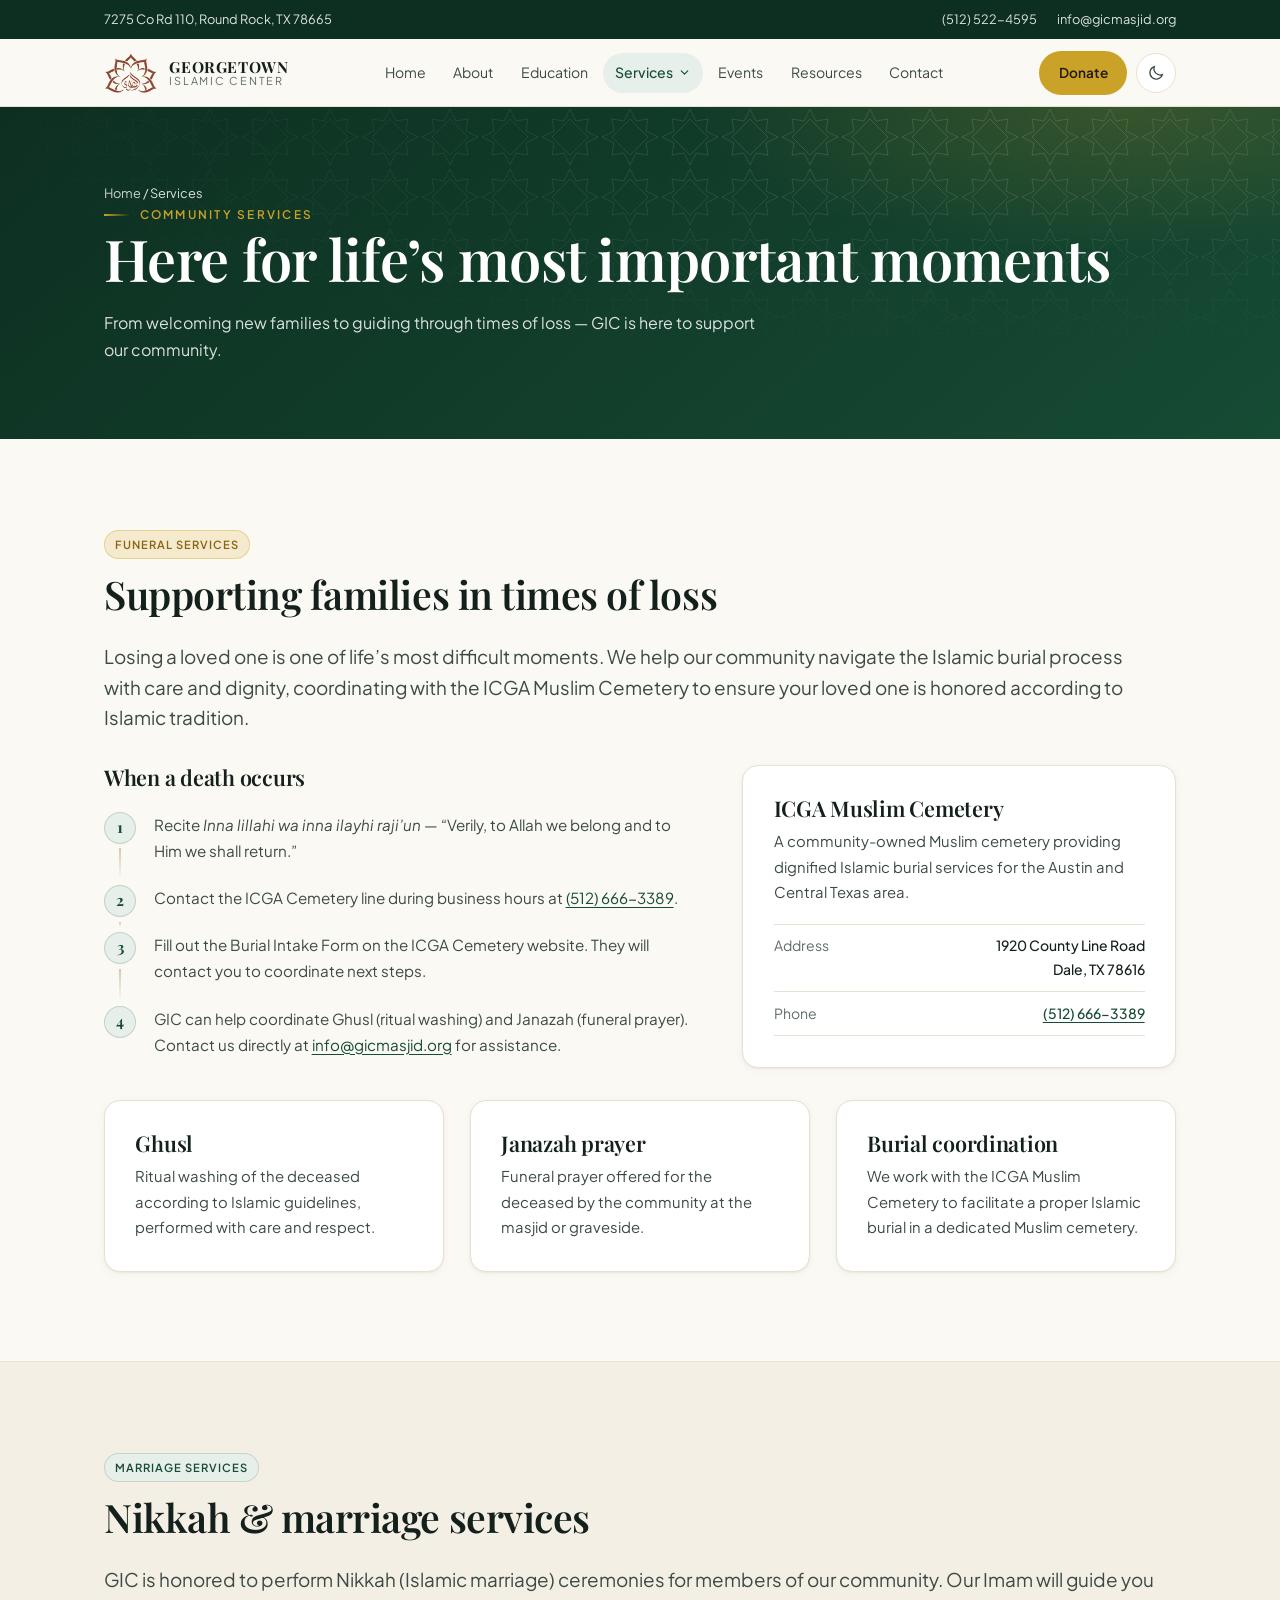
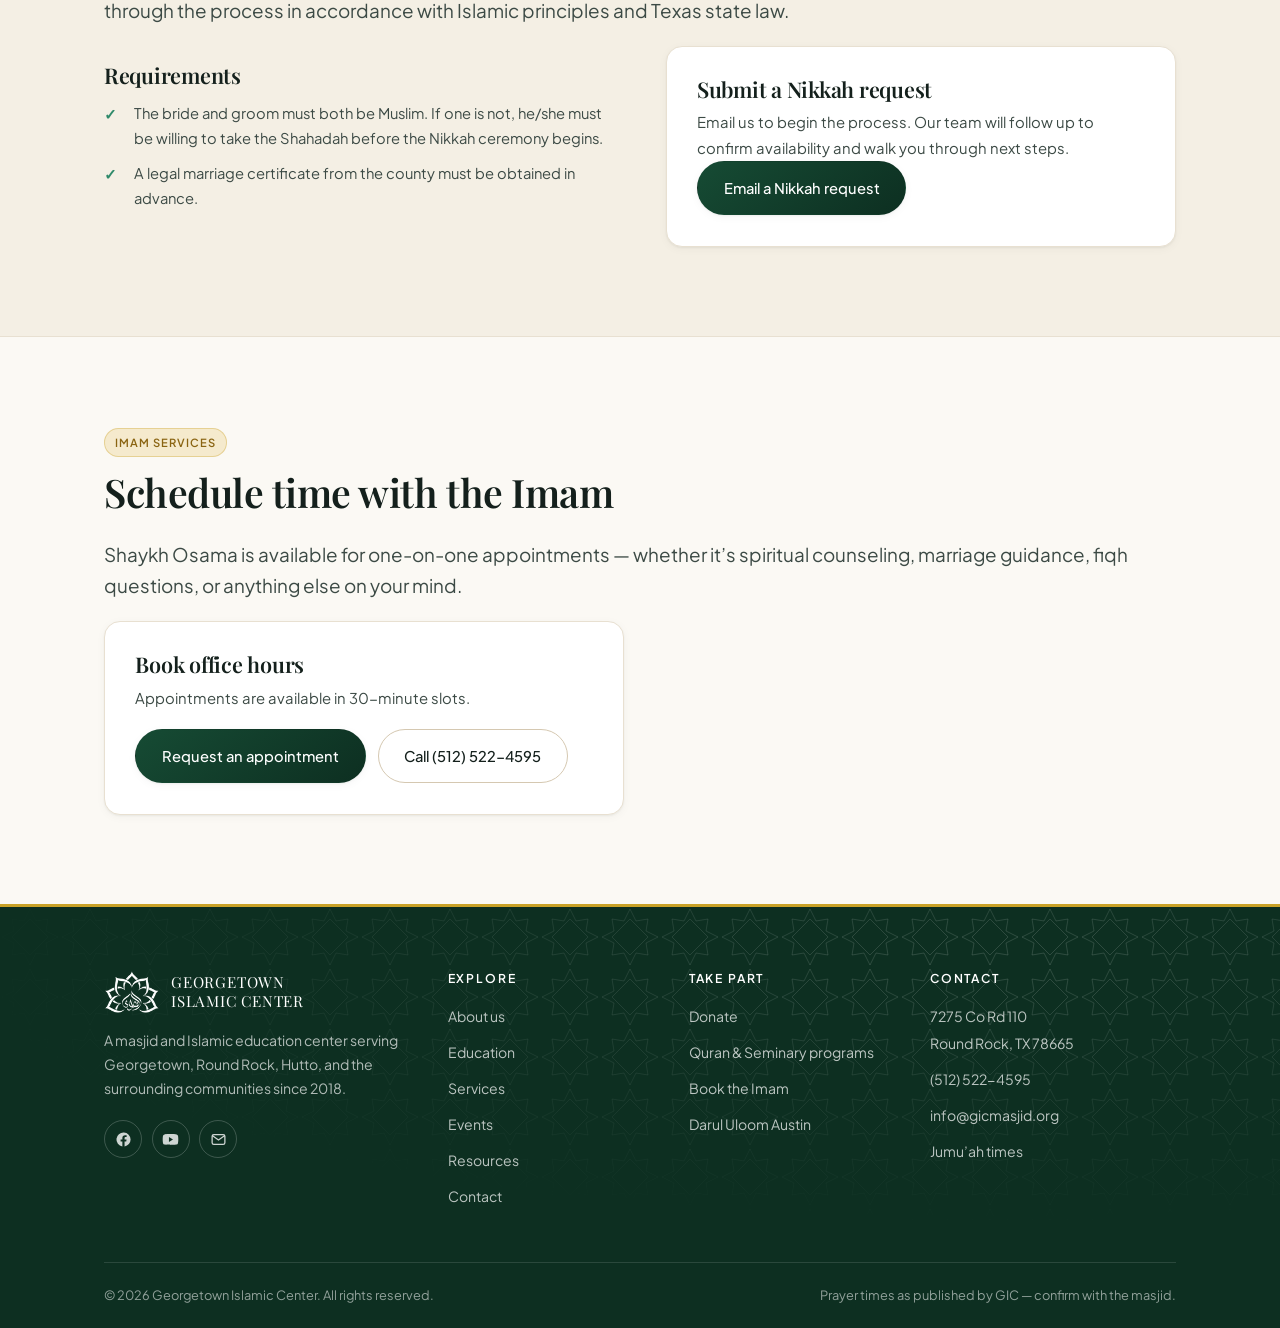
<file: services.html>
<!doctype html>
<html lang="en">
<head>
<meta charset="utf-8">
<meta name="viewport" content="width=device-width, initial-scale=1">
<title>Services | Georgetown Islamic Center</title>
<meta name="description" content="Funeral coordination with the ICGA Muslim Cemetery, Nikkah (marriage) services, and appointments with the Imam at Georgetown Islamic Center.">
<link rel="canonical" href="https://akaban01.github.io/gic-web/services.html">
<meta property="og:type" content="website">
<meta property="og:site_name" content="Georgetown Islamic Center">
<meta property="og:title" content="Services | Georgetown Islamic Center">
<meta property="og:description" content="Funeral coordination with the ICGA Muslim Cemetery, Nikkah (marriage) services, and appointments with the Imam at Georgetown Islamic Center.">
<meta property="og:url" content="https://akaban01.github.io/gic-web/services.html">
<meta name="twitter:card" content="summary">
<meta name="theme-color" content="#164b34">
<link rel="icon" href="assets/img/favicon.svg" type="image/svg+xml">
<link rel="apple-touch-icon" href="assets/img/favicon.svg">
<link rel="preconnect" href="https://fonts.googleapis.com">
<link rel="preconnect" href="https://fonts.gstatic.com" crossorigin>
<link href="https://fonts.googleapis.com/css2?family=Playfair+Display:wght@600;700;800;900&family=Plus+Jakarta+Sans:wght@400;500;600;700;800&display=swap" rel="stylesheet">
<link rel="stylesheet" href="assets/css/site.css">
<script>(function(){try{var t=localStorage.getItem("gic-theme");if(t==="dark"||t==="light")document.documentElement.setAttribute("data-theme",t);}catch(e){}})();</script>
<script type="application/ld+json">
{
  "@context": "https://schema.org",
  "@type": "Mosque",
  "name": "Georgetown Islamic Center",
  "alternateName": "GIC",
  "url": "https://akaban01.github.io/gic-web/",
  "sameAs": ["https://www.facebook.com/GICMasjid/", "https://www.youtube.com/@gicmasjid"],
  "telephone": "+15125224595",
  "email": "info@gicmasjid.org",
  "foundingDate": "2018",
  "address": {
    "@type": "PostalAddress",
    "streetAddress": "7275 Co Rd 110",
    "addressLocality": "Round Rock",
    "addressRegion": "TX",
    "postalCode": "78665",
    "addressCountry": "US"
  }
}
</script>
</head>
<body>
<a class="skip-link" href="#main">Skip to content</a>
<div class="topbar">
  <div class="wrap">
    <div class="topbar-links">
      <a href="https://www.google.com/maps/search/?api=1&query=7275+Co+Rd+110+Round+Rock+TX+78665" target="_blank" rel="noopener">7275 Co Rd 110, Round Rock, TX 78665</a>
    </div>
    <div class="topbar-meta">
      <a href="tel:+15125224595">(512) 522-4595</a>
      <a href="mailto:info@gicmasjid.org">info@gicmasjid.org</a>
    </div>
  </div>
</div>
<header class="site-header">
  <div class="wrap">
    <a class="brand" href="index.html">
      <img src="assets/img/gic-mark.png" alt="Georgetown Islamic Center" width="53" height="40" loading="eager">
      <span class="brand-text">
        <span class="brand-name">Georgetown</span>
        <span class="brand-sub">Islamic Center</span>
      </span>
    </a>

    <nav class="nav" id="primary-nav" aria-label="Primary">
      <a href="index.html">Home</a><a href="about.html">About</a><a href="education.html">Education</a><div data-dropdown><a href="services.html" data-dropdown-trigger aria-current="page">Services <svg viewBox="0 0 24 24" fill="none" stroke="currentColor" stroke-width="2" stroke-linecap="round" stroke-linejoin="round"><path d="m6 9 6 6 6-6"/></svg></a><div class="nav-submenu"><a href="services.html#funeral-services">Funeral</a><a href="services.html#marriage-services">Marriage</a><a href="services.html#imam-services">Imam</a></div></div><a href="events.html">Events</a><a href="resources.html">Resources</a><a href="contact.html">Contact</a>
    </nav>

    <div class="header-actions">
      <a class="btn btn-gold btn-sm hide-donate" href="donate.html">Donate</a>
      <button class="icon-btn" type="button" data-theme-toggle aria-label="Switch colour theme">
        <svg viewBox="0 0 24 24" fill="none" stroke="currentColor" stroke-width="1.7" aria-hidden="true"><path d="M20.5 14.2A8.4 8.4 0 0 1 9.8 3.5a8.5 8.5 0 1 0 10.7 10.7z"/></svg>
      </button>
      <button class="icon-btn nav-toggle" type="button" data-nav-toggle aria-expanded="false" aria-controls="primary-nav" aria-label="Open menu">
        <svg viewBox="0 0 24 24" fill="none" stroke="currentColor" stroke-width="1.8" stroke-linecap="round" aria-hidden="true"><path d="M4 7h16M4 12h16M4 17h16"/></svg>
      </button>
    </div>
  </div>
</header>
<div class="nav-backdrop" aria-hidden="true"></div>

<main id="main">
<section class="page-hero">
  <div class="hero-pattern" aria-hidden="true"></div>
  <div class="wrap">
    <p class="crumbs"><a href="index.html">Home</a> / Services</p>
    <p class="eyebrow">Community services</p>
    <h1>Here for life&rsquo;s most important moments</h1>
    <p>From welcoming new families to guiding through times of loss &mdash; GIC is here to support our community.</p>
  </div>
</section>

<section id="funeral-services">
  <div class="wrap">
    <span class="tag">Funeral services</span>
    <h2>Supporting families in times of loss</h2>
    <p class="lead">Losing a loved one is one of life&rsquo;s most difficult moments. We help our community navigate the Islamic burial process with care and dignity, coordinating with the ICGA Muslim Cemetery to ensure your loved one is honored according to Islamic tradition.</p>

    <div class="split wide-left top mt-2">
      <div>
        <h3>When a death occurs</h3>
        <ol class="steps">
          <li><p>Recite <em>Inna lillahi wa inna ilayhi raji&rsquo;un</em> &mdash; &ldquo;Verily, to Allah we belong and to Him we shall return.&rdquo;</p></li>
          <li><p>Contact the ICGA Cemetery line during business hours at <a href="tel:+15126663389">(512) 666-3389</a>.</p></li>
          <li><p>Fill out the Burial Intake Form on the ICGA Cemetery website. They will contact you to coordinate next steps.</p></li>
          <li><p>GIC can help coordinate Ghusl (ritual washing) and Janazah (funeral prayer). Contact us directly at <a href="mailto:info@gicmasjid.org">info@gicmasjid.org</a> for assistance.</p></li>
        </ol>
      </div>
      <div class="card">
        <h3>ICGA Muslim Cemetery</h3>
        <p>A community-owned Muslim cemetery providing dignified Islamic burial services for the Austin and Central Texas area.</p>
        <dl class="meta-list">
          <div><dt>Address</dt><dd>1920 County Line Road<br>Dale, TX 78616</dd></div>
          <div><dt>Phone</dt><dd><a href="tel:+15126663389">(512) 666-3389</a></dd></div>
        </dl>
      </div>
    </div>

    <div class="grid g-3 mt-2">
      <div class="card">
        <h3>Ghusl</h3>
        <p>Ritual washing of the deceased according to Islamic guidelines, performed with care and respect.</p>
      </div>
      <div class="card">
        <h3>Janazah prayer</h3>
        <p>Funeral prayer offered for the deceased by the community at the masjid or graveside.</p>
      </div>
      <div class="card">
        <h3>Burial coordination</h3>
        <p>We work with the ICGA Muslim Cemetery to facilitate a proper Islamic burial in a dedicated Muslim cemetery.</p>
      </div>
    </div>
  </div>
</section>

<section class="bg-alt" id="marriage-services">
  <div class="wrap">
    <span class="tag green">Marriage services</span>
    <h2>Nikkah &amp; marriage services</h2>
    <p class="lead">GIC is honored to perform Nikkah (Islamic marriage) ceremonies for members of our community. Our Imam will guide you through the process in accordance with Islamic principles and Texas state law.</p>
    <div class="split">
      <div>
        <h3>Requirements</h3>
        <ul class="check-list">
          <li>The bride and groom must both be Muslim. If one is not, he/she must be willing to take the Shahadah before the Nikkah ceremony begins.</li>
          <li>A legal marriage certificate from the county must be obtained in advance.</li>
        </ul>
      </div>
      <div class="card">
        <h3>Submit a Nikkah request</h3>
        <p>Email us to begin the process. Our team will follow up to confirm availability and walk you through next steps.</p>
        <a class="btn btn-primary mt-1" href="mailto:info@gicmasjid.org?subject=Nikkah%20Request">Email a Nikkah request</a>
      </div>
    </div>
  </div>
</section>

<section id="imam-services">
  <div class="wrap">
    <span class="tag">Imam services</span>
    <h2>Schedule time with the Imam</h2>
    <p class="lead">Shaykh Osama is available for one-on-one appointments &mdash; whether it&rsquo;s spiritual counseling, marriage guidance, fiqh questions, or anything else on your mind.</p>
    <div class="card" style="max-width:520px;">
      <h3>Book office hours</h3>
      <p>Appointments are available in 30-minute slots.</p>
      <div class="btn-row mt-1">
        <a class="btn btn-primary" href="mailto:info@gicmasjid.org?subject=Imam%20Appointment%20Request">Request an appointment</a>
        <a class="btn btn-ghost" href="tel:+15125224595">Call (512) 522-4595</a>
      </div>
    </div>
  </div>
</section>

</main>

<footer class="site-footer">
  <div class="hero-pattern" aria-hidden="true"></div>
  <div class="wrap">
    <div class="footer-grid">
      <div>
        <div class="footer-brand">
          <img src="assets/img/gic-mark.png" alt="" width="55" height="42" loading="lazy">
          <span>Georgetown<br>Islamic Center</span>
        </div>
        <p>A masjid and Islamic education center serving Georgetown, Round Rock, Hutto, and the surrounding communities since 2018.</p>
        <div class="socials">
          <a href="https://www.facebook.com/GICMasjid/" target="_blank" rel="noopener" aria-label="Facebook"><svg viewBox="0 0 24 24" fill="currentColor"><path d="M22 12a10 10 0 1 0-11.6 9.9v-7h-2.5V12h2.5V9.8c0-2.5 1.5-3.9 3.8-3.9 1.1 0 2.2.2 2.2.2v2.5h-1.3c-1.2 0-1.6.8-1.6 1.6V12h2.8l-.4 2.9h-2.4v7A10 10 0 0 0 22 12z"/></svg></a>
          <a href="https://www.youtube.com/@gicmasjid" target="_blank" rel="noopener" aria-label="YouTube"><svg viewBox="0 0 24 24" fill="currentColor"><path d="M23 12s0-3.5-.45-5.2a2.9 2.9 0 0 0-2-2C18.8 4.3 12 4.3 12 4.3s-6.8 0-8.55.5a2.9 2.9 0 0 0-2 2C1 8.5 1 12 1 12s0 3.5.45 5.2a2.9 2.9 0 0 0 2 2c1.75.5 8.55.5 8.55.5s6.8 0 8.55-.5a2.9 2.9 0 0 0 2-2C23 15.5 23 12 23 12zM9.8 15.4V8.6l5.7 3.4z"/></svg></a>
          <a href="mailto:info@gicmasjid.org" aria-label="Email"><svg viewBox="0 0 24 24" fill="none" stroke="currentColor" stroke-width="1.8"><rect x="3" y="5" width="18" height="14" rx="2.5"/><path d="m3.6 6.8 8.4 6 8.4-6"/></svg></a>
        </div>
      </div>

      <div>
        <h4>Explore</h4>
        <ul>
          <li><a href="about.html">About us</a></li>
          <li><a href="education.html">Education</a></li>
          <li><a href="services.html">Services</a></li>
          <li><a href="events.html">Events</a></li>
          <li><a href="resources.html">Resources</a></li>
          <li><a href="contact.html">Contact</a></li>
        </ul>
      </div>

      <div>
        <h4>Take part</h4>
        <ul>
          <li><a href="donate.html">Donate</a></li>
          <li><a href="education.html">Quran &amp; Seminary programs</a></li>
          <li><a href="services.html#imam-services">Book the Imam</a></li>
          <li><a href="https://darululoomaustin.org/" target="_blank" rel="noopener">Darul Uloom Austin</a></li>
        </ul>
      </div>

      <div>
        <h4>Contact</h4>
        <ul>
          <li><a href="https://www.google.com/maps/search/?api=1&query=7275+Co+Rd+110+Round+Rock+TX+78665" target="_blank" rel="noopener">7275 Co Rd 110<br>Round Rock, TX 78665</a></li>
          <li><a href="tel:+15125224595">(512) 522-4595</a></li>
          <li><a href="mailto:info@gicmasjid.org">info@gicmasjid.org</a></li>
          <li><a href="index.html#jumuah">Jumu&rsquo;ah times</a></li>
        </ul>
      </div>
    </div>

    <div class="footer-bottom">
      <span>&copy; <span data-year>2026</span> Georgetown Islamic Center. All rights reserved.</span>
      <span>Prayer times as published by GIC &mdash; confirm with the masjid.</span>
    </div>
  </div>
</footer>

<script src="assets/js/site.js" defer></script>
</body>
</html>
</file>
<file: assets/css/site.css>
/* =========================================================
   Georgetown Islamic Center (GIC) — design system
   Deep green + gold + warm ivory, echoing GIC's own brand
   ========================================================= */

:root {
  /* Brand */
  --gold:        #c9a227;
  --gold-deep:   #8a6412;   /* label/text gold — 4.5:1+ on light surfaces */
  --gold-soft:   #f5eacd;
  --gold-line:   rgba(201, 162, 39, .35);
  --green:       #164b34;
  --green-deep:  #0d2f21;
  --green-soft:  #e6efe9;

  /* Surfaces & text (light) */
  --bg:          #fbf9f4;
  --bg-alt:      #f4efe4;
  --surface:     #ffffff;
  --surface-2:   #fdfbf6;
  --ink:         #14201c;
  --ink-2:       #3c4a45;
  --ink-3:       #5f6c67;
  --line:        #e8e0d1;
  --line-strong: #d5c8b1;
  --link:        #164b34;
  --accent:      #164b34;   /* accent that reads on --surface */

  --shadow-sm: 0 1px 2px rgba(22, 33, 29, .05), 0 2px 10px rgba(22, 33, 29, .04);
  --shadow-md: 0 2px 6px rgba(22, 33, 29, .05), 0 14px 34px rgba(22, 33, 29, .08);
  --shadow-lg: 0 4px 14px rgba(22, 33, 29, .07), 0 28px 64px rgba(22, 33, 29, .13);

  --radius:    16px;
  --radius-lg: 24px;
  --radius-sm: 10px;

  --font-display: "Playfair Display", "Iowan Old Style", Georgia, serif;
  --font-body: "Plus Jakarta Sans", -apple-system, BlinkMacSystemFont, "Segoe UI", Roboto, sans-serif;

  --wrap: 1160px;
  --gutter: clamp(1.15rem, 4vw, 2.75rem);

  --pattern-ink: rgba(22, 75, 52, .1);
}

@media (prefers-color-scheme: dark) {
  :root:not([data-theme="light"]) {
    --bg:          #0c1310;
    --bg-alt:      #111a16;
    --surface:     #141e19;
    --surface-2:   #18231e;
    --ink:         #eeebe3;
    --ink-2:       #bfc7c2;
    --ink-3:       #8f9a95;
    --line:        #26332c;
    --line-strong: #37473e;
    --link:        #dcbd4d;
    --accent:      #dcbd4d;
    --gold-deep:   #e3c76a;
    --gold-line:   rgba(220, 189, 77, .28);
    --green-soft:  #16302a;
    --gold-soft:   #2c2619;
    --shadow-sm: 0 1px 2px rgba(0,0,0,.4);
    --shadow-md: 0 2px 6px rgba(0,0,0,.35), 0 14px 34px rgba(0,0,0,.35);
    --shadow-lg: 0 4px 14px rgba(0,0,0,.4), 0 28px 64px rgba(0,0,0,.45);
    --pattern-ink: rgba(201, 162, 39, .09);
  }
}

:root[data-theme="dark"] {
  --bg:          #0c1310;
  --bg-alt:      #111a16;
  --surface:     #141e19;
  --surface-2:   #18231e;
  --ink:         #eeebe3;
  --ink-2:       #bfc7c2;
  --ink-3:       #8f9a95;
  --line:        #26332c;
  --line-strong: #37473e;
  --link:        #dcbd4d;
  --accent:      #dcbd4d;
  --gold-deep:   #e3c76a;
  --gold-line:   rgba(220, 189, 77, .28);
  --green-soft:  #16302a;
  --gold-soft:   #2c2619;
  --shadow-sm: 0 1px 2px rgba(0,0,0,.4);
  --shadow-md: 0 2px 6px rgba(0,0,0,.35), 0 14px 34px rgba(0,0,0,.35);
  --shadow-lg: 0 4px 14px rgba(0,0,0,.4), 0 28px 64px rgba(0,0,0,.45);
  --pattern-ink: rgba(201, 162, 39, .09);
}

/* ---------- Base ---------- */

*, *::before, *::after { box-sizing: border-box; }

html { -webkit-text-size-adjust: 100%; scroll-behavior: smooth; overflow-x: hidden; }
@media (prefers-reduced-motion: reduce) { html { scroll-behavior: auto; } }

body {
  margin: 0;
  background: var(--bg);
  color: var(--ink);
  font-family: var(--font-body);
  font-size: 1rem;
  line-height: 1.7;
  -webkit-font-smoothing: antialiased;
  overflow-x: hidden;
}

h1, h2, h3, h4 {
  font-family: var(--font-display);
  font-weight: 600;
  line-height: 1.16;
  letter-spacing: -0.012em;
  color: var(--ink);
  margin: 0 0 .6em;
  text-wrap: balance;
}

h1 { font-size: clamp(2.15rem, 5.2vw, 3.6rem); }
h2 { font-size: clamp(1.7rem, 3.6vw, 2.45rem); }
h3 { font-size: clamp(1.12rem, 2vw, 1.35rem); }
h4 { font-size: 1.02rem; }

p { margin: 0 0 1.1em; color: var(--ink-2); text-wrap: pretty; }
a { color: var(--link); text-underline-offset: 3px; }

img, svg { max-width: 100%; }
hr { border: 0; border-top: 1px solid var(--line); margin: 2.5rem 0; }

:focus-visible {
  outline: 2.5px solid var(--gold-deep);
  outline-offset: 3px;
  border-radius: 4px;
}

.skip-link {
  position: absolute; left: -9999px; top: 0; z-index: 200;
  background: var(--green); color: #fff; padding: .75rem 1.15rem;
  border-radius: 0 0 var(--radius-sm) 0; font-size: .9rem;
}
.skip-link:focus { left: 0; }

/* ---------- Layout ---------- */

.wrap { width: 100%; max-width: var(--wrap); margin-inline: auto; padding-inline: var(--gutter); }
.wrap-narrow { max-width: 780px; }

section { padding-block: clamp(3.5rem, 7vw, 6rem); }
section.tight { padding-block: clamp(2.25rem, 4.5vw, 3.5rem); }
.bg-alt { background: var(--bg-alt); }
.bg-surface { background: var(--surface); }

/* A hairline that separates two same-coloured sections without a hard rule. */
.bg-alt + section:not(.bg-alt):not(.cta-band),
section:not(.bg-alt):not(.cta-band) + .bg-alt { border-top: 1px solid var(--line); }

.eyebrow {
  font-family: var(--font-body);
  font-size: .74rem; font-weight: 600;
  letter-spacing: .19em; text-transform: uppercase;
  color: var(--gold-deep);
  margin: 0 0 .85rem;
  display: flex; align-items: center; gap: .6rem;
}
.eyebrow::before {
  content: ""; width: 26px; height: 1.5px; flex: none;
  background: linear-gradient(90deg, var(--gold), transparent);
}
.eyebrow.center { justify-content: center; }
.eyebrow.center::before { background: var(--gold); }

.section-head { max-width: 660px; margin-bottom: clamp(2rem, 4vw, 3rem); }
.section-head.center { margin-inline: auto; text-align: center; }
.section-head.center .eyebrow { justify-content: center; }
.section-head.center .eyebrow::before { background: var(--gold); }
.section-head p { font-size: 1.03rem; margin-bottom: 0; }
.section-head h2 { margin-bottom: .45em; }

.lead { font-size: clamp(1.03rem, 1.9vw, 1.18rem); color: var(--ink-2); line-height: 1.62; }

.grid { display: grid; gap: clamp(1rem, 2.2vw, 1.6rem); }
.g-2 { grid-template-columns: repeat(auto-fit, minmax(280px, 1fr)); }
.g-3 { grid-template-columns: repeat(auto-fit, minmax(265px, 1fr)); }
.g-4 { grid-template-columns: repeat(auto-fit, minmax(210px, 1fr)); }
/* Let cards size to their own content instead of stretching to match the
   tallest sibling — used where one card carries a lot more detail. */
.grid.top { align-items: start; }

/* ---------- Reveal on scroll (opt-in; only active once JS runs) ---------- */

.js-reveal .reveal {
  opacity: 0;
  transform: translateY(14px);
  transition: opacity .6s cubic-bezier(.22,.61,.36,1), transform .6s cubic-bezier(.22,.61,.36,1);
  transition-delay: var(--reveal-delay, 0ms);
}
.js-reveal .reveal.is-in { opacity: 1; transform: none; }
@media (prefers-reduced-motion: reduce) {
  .js-reveal .reveal { opacity: 1; transform: none; transition: none; }
}

/* ---------- Buttons ---------- */

.btn {
  display: inline-flex; align-items: center; justify-content: center; gap: .55rem;
  font-family: var(--font-body); font-size: .92rem; font-weight: 500;
  padding: .85rem 1.6rem;
  border-radius: 999px;
  border: 1.5px solid transparent;
  text-decoration: none;
  cursor: pointer;
  transition: transform .18s ease, background-color .18s ease, color .18s ease, border-color .18s ease, box-shadow .18s ease;
  white-space: nowrap;
}
.btn:hover { transform: translateY(-2px); }
.btn:active { transform: translateY(0); }
@media (prefers-reduced-motion: reduce) { .btn:hover { transform: none; } }

.btn-primary {
  background: linear-gradient(140deg, var(--green) 0%, var(--green-deep) 100%);
  color: #fff; box-shadow: var(--shadow-sm);
}
.btn-primary:hover { background: var(--green-deep); box-shadow: var(--shadow-md); }

.btn-gold { background: var(--gold); color: #21180a; font-weight: 600; }
.btn-gold:hover { background: #7d6029; color: #fff; }

.btn-ghost { border-color: var(--line-strong); color: var(--ink); background: transparent; }
.btn-ghost:hover { border-color: var(--gold-deep); background: var(--surface); box-shadow: var(--shadow-sm); }

.btn-onDark { border-color: rgba(255,255,255,.42); color: #fff; background: rgba(255,255,255,.06); }
.btn-onDark:hover { background: #fff; color: var(--green-deep); border-color: #fff; }

.btn-sm { padding: .6rem 1.15rem; font-size: .85rem; }

.btn-row { display: flex; flex-wrap: wrap; gap: .75rem; }

/* ---------- Header ---------- */

.topbar {
  background: var(--green-deep);
  color: rgba(255,255,255,.82);
  font-size: .8rem;
}
.topbar .wrap {
  display: flex; align-items: center; justify-content: space-between;
  gap: 1rem; padding-block: .55rem; flex-wrap: wrap;
}
.topbar a { color: rgba(255,255,255,.86); text-decoration: none; }
.topbar a:hover { color: var(--gold); }
.topbar-links { display: flex; gap: 1.25rem; align-items: center; flex-wrap: wrap; }
.topbar-meta { display: flex; gap: 1.25rem; align-items: center; }
@media (max-width: 720px) { .topbar-meta { display: none; } }

.site-header {
  position: sticky; top: 0; z-index: 100;
  border-bottom: 1px solid var(--line);
  transition: box-shadow .25s ease, border-color .25s ease;
}
.site-header[data-scrolled="true"] { box-shadow: var(--shadow-sm); border-bottom-color: var(--line-strong); }
/* The translucent blur lives on a pseudo-element, not on .site-header itself:
   backdrop-filter makes an element the containing block for fixed-position
   descendants, which would clip the mobile nav drawer to the header's height. */
.site-header::before {
  content: ""; position: absolute; inset: 0; z-index: -1;
  background: color-mix(in srgb, var(--bg) 88%, transparent);
  backdrop-filter: blur(14px);
}
.site-header .wrap {
  display: flex; align-items: center; justify-content: space-between;
  gap: 1rem; padding-block: .7rem;
}

.brand { display: flex; align-items: center; gap: .8rem; text-decoration: none; color: var(--ink); }
.brand img { height: 40px; width: auto; flex: none; }
.brand-text { display: flex; flex-direction: column; line-height: 1.15; }
.brand-name {
  font-family: var(--font-display); font-weight: 700;
  font-size: .96rem; letter-spacing: .04em; text-transform: uppercase;
}
.brand-sub { font-size: .68rem; letter-spacing: .16em; text-transform: uppercase; color: var(--ink-3); }

.nav { display: flex; align-items: center; gap: .15rem; }
.nav a {
  padding: .5rem .78rem; border-radius: 999px;
  font-size: .88rem; color: var(--ink-2); text-decoration: none;
  transition: color .16s ease, background-color .16s ease;
}
.nav a:hover { color: var(--ink); background: var(--bg-alt); }
.nav a[aria-current="page"] { color: var(--accent); background: var(--green-soft); font-weight: 500; }

/* ---------- Nav dropdown (Services) ---------- */

.nav [data-dropdown] { position: relative; }
.nav [data-dropdown-trigger] { display: inline-flex; align-items: center; gap: .3rem; }
.nav [data-dropdown-trigger] svg { width: 13px; height: 13px; transition: transform .18s ease; }
.nav-submenu {
  list-style: none; margin: 0; padding: .4rem;
  display: none; flex-direction: column; gap: .1rem;
}
@media (min-width: 1025px) {
  .nav [data-dropdown]:hover [data-dropdown-trigger] svg,
  .nav [data-dropdown][data-open="true"] [data-dropdown-trigger] svg { transform: rotate(180deg); }
  .nav-submenu {
    position: absolute; top: calc(100% + 6px); left: 0; min-width: 190px;
    background: var(--surface); border: 1px solid var(--line); border-radius: var(--radius-sm);
    box-shadow: var(--shadow-lg); z-index: 10;
  }
  .nav [data-dropdown]:hover .nav-submenu,
  .nav [data-dropdown][data-open="true"] .nav-submenu { display: flex; }
  .nav-submenu a { border-radius: 8px; }
}
@media (max-width: 1024px) {
  .nav-submenu { padding-left: 1rem; display: flex; }
  .nav-submenu a { font-size: .9rem; color: var(--ink-3); }
}

.header-actions { display: flex; align-items: center; gap: .55rem; }

.icon-btn {
  width: 40px; height: 40px; display: grid; place-items: center;
  border-radius: 50%; border: 1px solid var(--line);
  background: var(--surface); color: var(--ink-2); cursor: pointer;
  transition: border-color .16s ease, color .16s ease;
}
.icon-btn:hover { border-color: var(--gold-deep); color: var(--ink); }
.icon-btn svg { width: 18px; height: 18px; }

.nav-toggle { display: none; }
@media (max-width: 1024px) {
  .nav-toggle { display: grid; }
  .nav {
    position: fixed; inset: 0 0 0 auto; width: min(330px, 84vw);
    background: var(--surface); border-left: 1px solid var(--line);
    flex-direction: column; align-items: stretch; gap: .2rem;
    /* --nav-top is set from the live header height when the drawer opens, so
       the first link never tucks under the sticky header (the topbar above it
       is only present at the top of the page). */
    padding: var(--nav-top, 5.5rem) 1.25rem 2rem;
    transform: translateX(100%); transition: transform .28s cubic-bezier(.4,0,.2,1);
    box-shadow: var(--shadow-lg); overflow-y: auto;
  }
  .nav[data-open="true"] { transform: translateX(0); }
  .nav a { padding: .8rem .9rem; border-radius: var(--radius-sm); font-size: .96rem; }
  .nav-backdrop {
    position: fixed; inset: 0; background: rgba(10,16,13,.45);
    opacity: 0; pointer-events: none; transition: opacity .28s ease; z-index: 99;
  }
  .nav-backdrop[data-open="true"] { opacity: 1; pointer-events: auto; }
}
@media (min-width: 1025px) { .nav-backdrop { display: none; } }
.hide-donate { display: inline-flex; }
@media (max-width: 560px) { .hide-donate { display: none; } }

/* ---------- Geometric pattern ---------- */

.pattern {
  background-image: url("data:image/svg+xml,%3Csvg xmlns='http://www.w3.org/2000/svg' width='60' height='60' viewBox='0 0 60 60'%3E%3Cg fill='none' stroke='%23ffffff' stroke-opacity='.13' stroke-width='1'%3E%3Cpath d='M30 2 36 14 48 12 46 24 58 30 46 36 48 48 36 46 30 58 24 46 12 48 14 36 2 30 14 24 12 12 24 14Z'/%3E%3Cpath d='M30 12 39 21 48 30 39 39 30 48 21 39 12 30 21 21Z'/%3E%3C/g%3E%3C/svg%3E");
  background-size: 60px 60px;
}

/* ---------- Hero ---------- */

.hero {
  position: relative;
  background: linear-gradient(150deg, var(--green-deep) 0%, var(--green) 58%, #17564a 100%);
  color: #fff;
  overflow: hidden;
  padding-block: clamp(3.5rem, 9vw, 7rem);
}
/* Warm glow behind the content, so the flat gradient gets some depth. */
.hero::after {
  content: ""; position: absolute; inset: 0; pointer-events: none;
  background:
    radial-gradient(60% 55% at 82% 8%, rgba(201,162,39,.22), transparent 65%),
    radial-gradient(70% 60% at 6% 100%, rgba(0,0,0,.28), transparent 62%);
}
.hero-pattern {
  position: absolute; inset: 0; pointer-events: none;
  background-image: url("data:image/svg+xml,%3Csvg xmlns='http://www.w3.org/2000/svg' width='60' height='60' viewBox='0 0 60 60'%3E%3Cg fill='none' stroke='%23ffffff' stroke-opacity='.14' stroke-width='1'%3E%3Cpath d='M30 2 36 14 48 12 46 24 58 30 46 36 48 48 36 46 30 58 24 46 12 48 14 36 2 30 14 24 12 12 24 14Z'/%3E%3Cpath d='M30 12 39 21 48 30 39 39 30 48 21 39 12 30 21 21Z'/%3E%3C/g%3E%3C/svg%3E");
  background-size: 60px 60px;
  mask-image: radial-gradient(115% 90% at 78% 12%, #000 5%, transparent 72%);
  -webkit-mask-image: radial-gradient(115% 90% at 78% 12%, #000 5%, transparent 72%);
}
.hero .wrap { position: relative; z-index: 1; }
.hero h1 { color: #fff; margin-bottom: .4em; letter-spacing: -0.02em; }
.hero p { color: rgba(255,255,255,.86); }
.hero .eyebrow { color: var(--gold); }
.hero .eyebrow::before { background: linear-gradient(90deg, var(--gold), transparent); }

.hero-layout { display: grid; gap: clamp(2rem, 4vw, 3.5rem); align-items: center; }
@media (min-width: 940px) { .hero-layout { grid-template-columns: 1.05fr .95fr; } }

.hero-arabic {
  font-size: clamp(1.5rem, 3vw, 2rem);
  color: var(--gold);
  margin-bottom: .6rem;
  line-height: 1.9;
  /* dir="rtl" keeps the shaping correct; the line still sits on the
     left edge with the rest of the hero copy. */
  text-align: left;
  font-family: "Scheherazade New", "Noto Naskh Arabic", "Times New Roman", serif;
}

/* Hadith / ayah quotation inside a dark band */
.quote {
  border-left: 2px solid var(--gold-line);
  padding-left: 1.15rem;
  margin: 0 0 1.5rem;
  font-size: clamp(1rem, 1.8vw, 1.12rem);
  line-height: 1.6;
  color: rgba(255,255,255,.9);
}
.quote cite { display: block; margin-top: .5rem; font-size: .84rem; font-style: normal; color: rgba(255,255,255,.62); }

.page-hero {
  position: relative;
  background: linear-gradient(140deg, var(--green-deep), var(--green));
  color: #fff; overflow: hidden;
  padding-block: clamp(2.75rem, 6vw, 4.75rem);
}
.page-hero::after {
  content: ""; position: absolute; inset: 0; pointer-events: none;
  background: radial-gradient(55% 70% at 88% 0%, rgba(201,162,39,.2), transparent 62%);
}
.page-hero .wrap { position: relative; z-index: 1; }
.page-hero h1 { color: #fff; margin-bottom: .3em; }
.page-hero p { color: rgba(255,255,255,.85); max-width: 62ch; margin-bottom: 0; }
.page-hero .eyebrow { color: var(--gold); }
.page-hero .eyebrow::before { background: linear-gradient(90deg, var(--gold), transparent); }

.crumbs { font-size: .8rem; color: rgba(255,255,255,.6); margin-bottom: 1rem; }
.crumbs a { color: rgba(255,255,255,.78); text-decoration: none; }
.crumbs a:hover { color: var(--gold); }

/* ---------- Prayer times card ---------- */

/* The prayer card sits inside the dark hero — keep its own light-surface colours. */
.hero .prayer-card p,
.page-hero .prayer-card p { color: var(--ink-2); }
.hero .prayer-card .prayer-card__date,
.page-hero .prayer-card .prayer-card__date { color: var(--ink-3); }
.hero .prayer-card .prayer-card__foot,
.page-hero .prayer-card .prayer-card__foot { color: var(--ink-3); }

.prayer-card {
  background: var(--surface);
  border: 1px solid var(--line);
  border-radius: var(--radius-lg);
  box-shadow: var(--shadow-lg);
  overflow: hidden;
  color: var(--ink);
}
.prayer-card__head {
  padding: 1.15rem 1.4rem;
  border-bottom: 1px solid var(--line);
  display: flex; justify-content: space-between; align-items: flex-start; gap: 1rem;
  background: var(--surface-2);
}
.prayer-card__head h3 { margin: 0 0 .15rem; font-size: 1.06rem; }
.prayer-card__date { font-size: .78rem; color: var(--ink-3); margin: 0; line-height: 1.5; }
.prayer-card__hijri { color: var(--gold-deep); font-weight: 500; }

.countdown { text-align: right; flex: none; }
.countdown-label { font-size: .68rem; letter-spacing: .14em; text-transform: uppercase; color: var(--ink-3); display: block; }
.countdown-value {
  font-family: var(--font-display); font-size: 1.35rem; font-weight: 700;
  color: var(--accent); font-variant-numeric: tabular-nums; display: block; line-height: 1.3;
}
.countdown-name { font-size: .74rem; color: var(--ink-3); }

/* Rows carry both times: icon | name | adhan | iqamah */
.prayer-rows { list-style: none; margin: 0; padding: 0 0 .35rem; }
.prayer-rows li {
  display: grid; grid-template-columns: 1.5rem 1fr 4.6rem 4.6rem;
  align-items: center; gap: .8rem;
  padding: .58rem 1.4rem;
  font-size: .95rem;
  border-left: 3px solid transparent;
}
.prayer-rows .prayer-rows__head {
  padding-block: .5rem;
  font-size: .64rem; letter-spacing: .13em; text-transform: uppercase;
  color: var(--ink-3);
  border-bottom: 1px solid var(--line);
  background: var(--surface-2);
}
.prayer-rows .prayer-rows__head span:nth-child(3),
.prayer-rows .prayer-rows__head span:nth-child(4) { text-align: right; }
.prayer-rows li .p-icon { color: var(--gold-deep); display: grid; place-items: center; }
.prayer-rows li .p-icon svg { width: 17px; height: 17px; }
.prayer-rows li .p-name { color: var(--ink-2); }
.prayer-rows li .p-name small { display: block; font-size: .7rem; color: var(--ink-3); line-height: 1.3; }
.prayer-rows li .p-adhan,
.prayer-rows li .p-time {
  font-variant-numeric: tabular-nums; text-align: right; letter-spacing: .01em;
}
.prayer-rows li .p-adhan { color: var(--ink-3); font-size: .88rem; }
.prayer-rows li .p-time { font-weight: 600; color: var(--ink); }
.prayer-rows li[data-next="true"] {
  background: var(--green-soft);
  border-left-color: var(--gold);
}
.prayer-rows li[data-next="true"] .p-name,
.prayer-rows li[data-next="true"] .p-time { color: var(--accent); font-weight: 600; }
.prayer-rows li.is-sun .p-time { font-weight: 500; color: var(--ink-3); }
@media (max-width: 400px) {
  .prayer-rows li { grid-template-columns: 1.5rem 1fr 3.9rem 3.9rem; gap: .5rem; padding-inline: 1.05rem; }
}

.prayer-card__foot {
  padding: .9rem 1.4rem 1.15rem;
  border-top: 1px solid var(--line);
  background: var(--surface-2);
  font-size: .76rem; color: var(--ink-3); line-height: 1.55;
}
.prayer-card__foot strong { color: var(--ink-2); font-weight: 600; }

.jumuah-strip {
  display: grid; grid-template-columns: 1fr 1fr; gap: 1px;
  background: var(--line);
  border-top: 1px solid var(--line);
}
.jumuah-strip div, .jumuah-strip a {
  background: var(--surface); padding: .95rem 1.4rem;
  display: block; text-decoration: none; transition: background-color .16s ease;
}
.jumuah-strip a:hover { background: var(--green-soft); }
.jumuah-strip span { display: block; font-size: .68rem; letter-spacing: .13em; text-transform: uppercase; color: var(--gold-deep); margin-bottom: .2rem; }
.jumuah-strip b { font-size: .98rem; color: var(--ink); font-weight: 600; font-variant-numeric: tabular-nums; }
.jumuah-strip small { display: block; font-size: .74rem; color: var(--ink-3); }

/* ---------- Jumu'ah ---------- */

.jumuah-grid {
  display: grid; gap: clamp(1rem, 2.2vw, 1.6rem);
  grid-template-columns: repeat(auto-fit, minmax(290px, 1fr));
}
.jumuah-card {
  position: relative; overflow: hidden;
  background: var(--surface);
  border: 1px solid var(--line);
  border-left: 4px solid var(--gold);
  border-radius: var(--radius);
  box-shadow: var(--shadow-sm);
  padding: clamp(1.4rem, 2.4vw, 1.85rem);
}
.jumuah-card__label {
  display: block;
  font-size: .72rem; font-weight: 600; letter-spacing: .16em; text-transform: uppercase;
  color: var(--gold-deep); margin-bottom: 1.1rem;
}
.jumuah-times { display: flex; align-items: center; gap: clamp(.9rem, 3vw, 1.6rem); }
.jumuah-times div { flex: none; }
.jumuah-times b {
  display: block;
  font-family: var(--font-display); font-weight: 700;
  font-size: clamp(1.5rem, 3.4vw, 1.95rem); line-height: 1.15;
  color: var(--ink); font-variant-numeric: tabular-nums;
}
.jumuah-times span {
  display: block; margin-top: .2rem;
  font-size: .72rem; letter-spacing: .12em; text-transform: uppercase; color: var(--ink-3);
}
.jumuah-times .salah b { color: var(--accent); }
.jumuah-times .sep { color: var(--line-strong); display: grid; place-items: center; }
.jumuah-times .sep svg { width: 22px; height: 22px; }
.jumuah-card p { font-size: .89rem; margin: 1.1rem 0 0; }

/* ---------- Cards ---------- */

.card {
  position: relative;
  background: var(--surface);
  border: 1px solid var(--line);
  border-radius: var(--radius);
  padding: clamp(1.45rem, 2.4vw, 1.9rem);
  box-shadow: var(--shadow-sm);
  transition: transform .22s ease, box-shadow .22s ease, border-color .22s ease;
  display: flex; flex-direction: column;
  overflow: hidden;
}
/* Gold hairline that draws itself across the top of a card on hover. */
.card::before {
  content: ""; position: absolute; top: 0; left: 0; right: 0; height: 2px;
  background: linear-gradient(90deg, var(--gold), var(--gold-line));
  transform: scaleX(0); transform-origin: left;
  transition: transform .28s cubic-bezier(.22,.61,.36,1);
}
a.card:hover::before, .card.hoverable:hover::before { transform: scaleX(1); }
a.card { text-decoration: none; color: inherit; }
a.card:hover, .card.hoverable:hover {
  transform: translateY(-3px);
  box-shadow: var(--shadow-md);
  border-color: var(--line-strong);
}
@media (prefers-reduced-motion: reduce) { a.card:hover { transform: none; } }
.card h3 { margin-bottom: .5rem; }
.card p { font-size: .93rem; margin-bottom: 0; }
.card p + p { margin-top: .7rem; }
.card .card-link {
  margin-top: auto; padding-top: 1.15rem;
  font-size: .85rem; font-weight: 500; color: var(--accent);
  display: inline-flex; align-items: center; gap: .4rem;
  transition: gap .2s ease;
}
a.card:hover .card-link { gap: .7rem; }
.card > .btn, .card > .btn-row { margin-top: auto; }
/* A lone button in a card would otherwise stretch to the card's full width. */
.card > .btn { align-self: flex-start; }
.card > .btn-row { padding-top: 1.15rem; }

.card-icon {
  width: 46px; height: 46px; border-radius: 13px;
  display: grid; place-items: center; margin-bottom: 1.05rem;
  background: var(--green-soft); color: var(--accent);
  box-shadow: inset 0 0 0 1px color-mix(in srgb, var(--accent) 14%, transparent);
  flex: none;
}
.card-icon svg { width: 22px; height: 22px; }
.card-icon.gold {
  background: var(--gold-soft); color: var(--gold-deep);
  box-shadow: inset 0 0 0 1px var(--gold-line);
}

.tag {
  display: inline-block; font-size: .7rem; font-weight: 600;
  letter-spacing: .09em; text-transform: uppercase;
  padding: .3rem .68rem; border-radius: 999px;
  background: var(--gold-soft); color: var(--gold-deep);
  box-shadow: inset 0 0 0 1px var(--gold-line);
  margin-bottom: .85rem; align-self: flex-start;
}
.tag.green {
  background: var(--green-soft); color: var(--accent);
  box-shadow: inset 0 0 0 1px color-mix(in srgb, var(--accent) 16%, transparent);
}

/* Event card with a flyer photo bled to the card edges */
.event-card { padding: 0; }
.event-card .event-img {
  display: block; width: 100%; aspect-ratio: 4 / 5;
  object-fit: cover; object-position: top center;
  background: var(--bg-alt);
}
.event-card .event-card-body {
  display: flex; flex-direction: column; flex: 1;
  padding: clamp(1.45rem, 2.4vw, 1.9rem);
}

/* Definition list used for schedules / fees */
.meta-list { margin: 1.15rem 0 0; padding: 0; border-top: 1px solid var(--line); }
.meta-list div {
  display: flex; justify-content: space-between; gap: 1rem;
  padding: .6rem 0; border-bottom: 1px solid var(--line);
  font-size: .875rem;
}
.meta-list dt { color: var(--ink-3); margin: 0; }
.meta-list dd { margin: 0; color: var(--ink); font-weight: 500; text-align: right; }

/* ---------- Stats ---------- */

.stats {
  display: grid; grid-template-columns: repeat(auto-fit, minmax(160px, 1fr));
  gap: 1px; background: var(--line);
  border: 1px solid var(--line); border-radius: var(--radius);
  overflow: hidden; box-shadow: var(--shadow-sm);
}
/* Fixed two-up, so a four-stat block reads as a 2×2 square instead of
   auto-fitting into three columns and leaving a hole. */
.stats.two { grid-template-columns: repeat(2, 1fr); }
.stats div { background: var(--surface); padding: 1.6rem 1.25rem; text-align: center; }
.stats b {
  display: block; font-family: var(--font-display);
  font-size: clamp(1.6rem, 3.4vw, 2.2rem); color: var(--accent); line-height: 1.1;
}
.stats span { display: block; font-size: .76rem; color: var(--ink-3); letter-spacing: .09em; text-transform: uppercase; margin-top: .45rem; }

/* ---------- Timeline ---------- */

.timeline { list-style: none; margin: 0; padding: 0; position: relative; }
.timeline::before {
  content: ""; position: absolute; left: 7px; top: .5rem; bottom: .5rem;
  width: 2px; background: linear-gradient(var(--gold), var(--line));
}
.timeline li { position: relative; padding: 0 0 1.9rem 2.4rem; }
.timeline li:last-child { padding-bottom: 0; }
.timeline li::before {
  content: ""; position: absolute; left: 0; top: .42rem;
  width: 16px; height: 16px; border-radius: 50%;
  background: var(--surface); border: 3px solid var(--gold);
  box-shadow: 0 0 0 4px color-mix(in srgb, var(--gold) 12%, transparent);
}
.timeline h3 { font-size: 1.05rem; margin-bottom: .3rem; }
.timeline .year {
  font-size: .74rem; font-weight: 600; letter-spacing: .13em; text-transform: uppercase;
  color: var(--gold-deep); display: block; margin-bottom: .2rem;
}
.timeline p { font-size: .93rem; margin-bottom: 0; }

/* ---------- Numbered steps ---------- */

.steps { list-style: none; counter-reset: step; margin: 1.35rem 0 0; padding: 0; }
.steps li {
  counter-increment: step;
  position: relative; padding: 0 0 1.35rem 3.1rem;
  color: var(--ink-2); font-size: .95rem;
}
.steps li:last-child { padding-bottom: 0; }
.steps li::before {
  content: counter(step);
  position: absolute; left: 0; top: 0;
  width: 2rem; height: 2rem; border-radius: 50%;
  display: grid; place-items: center;
  background: var(--green-soft); color: var(--accent);
  font-family: var(--font-display); font-size: .95rem; font-weight: 700;
  box-shadow: inset 0 0 0 1px color-mix(in srgb, var(--accent) 18%, transparent);
}
/* Connector line between the step markers */
.steps li:not(:last-child)::after {
  content: ""; position: absolute; left: calc(1rem - 1px); top: 2.3rem; bottom: .35rem;
  width: 2px; background: linear-gradient(var(--line-strong), transparent);
}
.steps li p { margin: 0; }
.steps li strong { color: var(--ink); }

/* ---------- People ---------- */

.person {
  background: var(--surface); border: 1px solid var(--line);
  border-radius: var(--radius); padding: 1.5rem 1.35rem; text-align: center;
}
.person .avatar {
  width: 62px; height: 62px; border-radius: 50%; margin: 0 auto .9rem;
  display: grid; place-items: center;
  background: linear-gradient(140deg, var(--gold-soft), var(--green-soft));
  color: var(--accent); font-family: var(--font-display); font-size: 1.22rem; font-weight: 700;
  border: 1px solid var(--line);
}
.person h3 { font-size: 1.02rem; margin-bottom: .18rem; }
.person span { display: block; font-size: .8rem; color: var(--ink-3); letter-spacing: .05em; }
.person-mail {
  display: inline-block; margin-top: .6rem;
  font-size: .78rem; color: var(--accent); text-decoration: none;
  overflow-wrap: anywhere;
  border-bottom: 1px solid transparent; transition: border-color .16s ease;
}
.person-mail:hover { border-bottom-color: currentColor; }

/* ---------- Callout / notice ---------- */

.notice {
  border: 1px solid var(--line);
  border-left: 4px solid var(--gold);
  background: var(--surface);
  border-radius: var(--radius-sm);
  padding: 1.15rem 1.35rem;
  font-size: .9rem;
  color: var(--ink-2);
  box-shadow: var(--shadow-sm);
}
.notice strong { color: var(--ink); }
.notice p:last-child { margin-bottom: 0; }
.notice.green { border-left-color: var(--green); }

/* A single, prominent contact line — e.g. the cemetery number */
.callout-line {
  display: flex; flex-wrap: wrap; align-items: center; gap: .5rem 1rem;
  border: 1px solid var(--line); border-radius: var(--radius);
  background: var(--surface); box-shadow: var(--shadow-sm);
  padding: 1.1rem 1.35rem;
}
.callout-line b {
  font-size: .72rem; letter-spacing: .13em; text-transform: uppercase;
  color: var(--gold-deep); font-weight: 600;
}
.callout-line a {
  font-family: var(--font-display); font-size: 1.25rem; font-weight: 700;
  color: var(--accent); text-decoration: none; font-variant-numeric: tabular-nums;
}
.callout-line a:hover { text-decoration: underline; }
/* Trailing context — pushed to its own line on narrow screens by the wrap */
.callout-line .muted { margin-left: auto; }
@media (max-width: 560px) { .callout-line .muted { margin-left: 0; } }

.check-list, .cross-list { list-style: none; margin: 0 0 1.2rem; padding: 0; }
.check-list li, .cross-list li {
  position: relative; padding-left: 1.85rem; margin-bottom: .6rem;
  font-size: .92rem; color: var(--ink-2);
}
.check-list li::before, .cross-list li::before {
  position: absolute; left: 0; top: 0;
  font-size: .95rem; line-height: 1.7;
}
.check-list li::before { content: "✓"; color: #2f8a6a; font-weight: 700; }
.cross-list li::before { content: "✕"; color: #c4553e; font-weight: 700; }
/* On the dark green frame the checks need a lighter tick */
.frame .check-list li::before { color: var(--gold); }

.pill-set { display: flex; flex-wrap: wrap; gap: .5rem; margin: 0 0 1.25rem; padding: 0; list-style: none; }
.pill-set li {
  font-size: .82rem; padding: .4rem .9rem; border-radius: 999px;
  background: var(--bg-alt); border: 1px solid var(--line); color: var(--ink-2);
}

/* ---------- Split feature ---------- */

.split { display: grid; gap: clamp(2rem, 4vw, 3.5rem); align-items: center; }
@media (min-width: 900px) { .split { grid-template-columns: 1fr 1fr; } }
.split.wide-left { grid-template-columns: 1fr; }
@media (min-width: 900px) { .split.wide-left { grid-template-columns: 1.15fr .85fr; } }
.split.top { align-items: start; }

.frame {
  border-radius: var(--radius-lg);
  background: linear-gradient(150deg, var(--green) 0%, var(--green-deep) 100%);
  padding: clamp(1.75rem, 3vw, 2.6rem);
  color: #fff; position: relative; overflow: hidden;
  box-shadow: var(--shadow-md);
}
.frame h3, .frame h2 { color: #fff; }
.frame p { color: rgba(255,255,255,.85); }
.frame .check-list li { color: rgba(255,255,255,.88); }
.frame .check-list li b { color: #fff; }
.frame .pattern-overlay {
  position: absolute; inset: 0; pointer-events: none; opacity: .5;
  background-image: url("data:image/svg+xml,%3Csvg xmlns='http://www.w3.org/2000/svg' width='60' height='60' viewBox='0 0 60 60'%3E%3Cg fill='none' stroke='%23ffffff' stroke-opacity='.16' stroke-width='1'%3E%3Cpath d='M30 2 36 14 48 12 46 24 58 30 46 36 48 48 36 46 30 58 24 46 12 48 14 36 2 30 14 24 12 12 24 14Z'/%3E%3C/g%3E%3C/svg%3E");
  background-size: 60px 60px;
  mask-image: radial-gradient(90% 80% at 90% 8%, #000, transparent 70%);
  -webkit-mask-image: radial-gradient(90% 80% at 90% 8%, #000, transparent 70%);
}
.frame > * { position: relative; z-index: 1; }
.frame .tag {
  background: rgba(255,255,255,.14); color: #fff;
  box-shadow: inset 0 0 0 1px rgba(255,255,255,.22);
}

/* ---------- CTA band ---------- */

.cta-band {
  position: relative; overflow: hidden;
  background: linear-gradient(120deg, var(--green-deep), var(--green) 70%, #17564a);
  color: #fff;
  padding-block: clamp(3.25rem, 6vw, 5rem);
}
.cta-band::after {
  content: ""; position: absolute; inset: 0; pointer-events: none;
  background: radial-gradient(50% 60% at 15% 0%, rgba(201,162,39,.18), transparent 60%);
}
.cta-band h2 { color: #fff; }
.cta-band p { color: rgba(255,255,255,.85); }
.cta-band .wrap { position: relative; z-index: 1; }
.cta-band .eyebrow { color: var(--gold); }
.cta-band .eyebrow::before { background: var(--gold); }

.donate-grid { display: grid; gap: 1rem; grid-template-columns: repeat(auto-fit, minmax(220px, 1fr)); margin-top: 1.75rem; }
.donate-card {
  background: rgba(255,255,255,.07);
  border: 1px solid rgba(255,255,255,.16);
  border-radius: var(--radius); padding: 1.35rem;
  text-decoration: none; color: #fff; display: block;
  transition: background-color .18s ease, border-color .18s ease, transform .18s ease;
}
.donate-card:hover { background: rgba(255,255,255,.13); border-color: var(--gold); transform: translateY(-3px); }
.donate-card b { display: block; font-family: var(--font-display); font-size: 1.08rem; margin-bottom: .3rem; }
.donate-card span { font-size: .84rem; color: rgba(255,255,255,.8); word-break: break-word; }
@media (prefers-reduced-motion: reduce) { .donate-card:hover { transform: none; } }

/* ---------- Contact / map ---------- */

.contact-grid { display: grid; gap: clamp(1.5rem, 3vw, 2.5rem); }
@media (min-width: 900px) { .contact-grid { grid-template-columns: .9fr 1.1fr; } }

.contact-list { list-style: none; margin: 0; padding: 0; }
.contact-list li { display: flex; gap: .95rem; padding: .95rem 0; border-bottom: 1px solid var(--line); }
.contact-list li:last-child { border-bottom: 0; }
.contact-list .ci {
  width: 38px; height: 38px; flex: none; border-radius: 11px;
  display: grid; place-items: center; background: var(--green-soft); color: var(--accent);
  box-shadow: inset 0 0 0 1px color-mix(in srgb, var(--accent) 14%, transparent);
}
.contact-list .ci svg { width: 18px; height: 18px; }
.contact-list b { display: block; font-size: .74rem; letter-spacing: .12em; text-transform: uppercase; color: var(--ink-3); font-weight: 600; margin-bottom: .15rem; }
.contact-list a, .contact-list span { color: var(--ink); text-decoration: none; font-size: .95rem; }
.contact-list a:hover { color: var(--gold-deep); }

.map-embed {
  border: 1px solid var(--line); border-radius: var(--radius); overflow: hidden;
  box-shadow: var(--shadow-sm); background: var(--bg-alt); min-height: 340px;
  display: block; width: 100%;
}
.map-embed iframe { display: block; width: 100%; height: 100%; min-height: 340px; border: 0; }

/* ---------- Table ---------- */

.table-wrap { overflow-x: auto; border: 1px solid var(--line); border-radius: var(--radius); background: var(--surface); }
table { width: 100%; border-collapse: collapse; font-size: .92rem; min-width: 460px; }
th, td { padding: .85rem 1.15rem; text-align: left; border-bottom: 1px solid var(--line); }
th { font-size: .74rem; letter-spacing: .1em; text-transform: uppercase; color: var(--ink-3); font-weight: 600; background: var(--surface-2); }
tbody tr:last-child td { border-bottom: 0; }
td { color: var(--ink-2); }
td:first-child { color: var(--ink); font-weight: 500; }

/* ---------- Accordion ---------- */

details.faq {
  border: 1px solid var(--line); border-radius: var(--radius-sm);
  background: var(--surface); margin-bottom: .7rem; overflow: hidden;
}
details.faq summary {
  cursor: pointer; padding: 1rem 1.25rem; font-weight: 500; font-size: .96rem;
  list-style: none; display: flex; justify-content: space-between; align-items: center; gap: 1rem;
  color: var(--ink);
}
details.faq summary::-webkit-details-marker { display: none; }
details.faq summary::after {
  content: "+"; font-size: 1.3rem; color: var(--gold-deep); line-height: 1; flex: none;
  transition: transform .2s ease;
}
details.faq[open] summary::after { transform: rotate(45deg); }
details.faq .faq-body { padding: 0 1.25rem 1.15rem; font-size: .92rem; color: var(--ink-2); }
details.faq .faq-body p:last-child { margin-bottom: 0; }

/* ---------- Footer ---------- */

.site-footer {
  background: var(--green-deep); color: rgba(255,255,255,.72);
  padding-block: clamp(2.75rem, 5vw, 4rem) 0;
  position: relative; overflow: hidden;
  border-top: 3px solid var(--gold);
}
.site-footer .wrap { position: relative; z-index: 1; }
.footer-grid { display: grid; gap: 2.25rem; grid-template-columns: repeat(auto-fit, minmax(200px, 1fr)); }
.footer-grid > div:first-child { grid-column: span 1; min-width: 240px; }
@media (min-width: 860px) { .footer-grid { grid-template-columns: 1.5fr 1fr 1fr 1.2fr; } }
.site-footer h4 {
  color: #fff; font-family: var(--font-body); font-size: .76rem; font-weight: 600;
  letter-spacing: .15em; text-transform: uppercase; margin-bottom: 1.05rem;
}
.site-footer p { color: rgba(255,255,255,.68); font-size: .88rem; }
.site-footer ul { list-style: none; margin: 0; padding: 0; }
.site-footer li { margin-bottom: .55rem; }
.site-footer a { color: rgba(255,255,255,.72); text-decoration: none; font-size: .88rem; }
.site-footer a:hover { color: var(--gold); }
.footer-brand { display: flex; align-items: center; gap: .75rem; margin-bottom: 1rem; }
.footer-brand img { height: 42px; width: auto; filter: brightness(0) invert(1); }
.footer-brand span { font-family: var(--font-display); color: #fff; font-size: .95rem; letter-spacing: .05em; text-transform: uppercase; line-height: 1.3; }

.socials { display: flex; gap: .6rem; margin-top: 1.2rem; }
.socials a {
  width: 38px; height: 38px; border-radius: 50%;
  border: 1px solid rgba(255,255,255,.2);
  display: grid; place-items: center; color: rgba(255,255,255,.8);
  transition: background-color .18s ease, color .18s ease, border-color .18s ease;
}
.socials a:hover { background: var(--gold); color: var(--green-deep); border-color: var(--gold); }
.socials svg { width: 17px; height: 17px; }
/* On a light page the social row needs the ink palette, not the footer's white. */
main .socials a { border-color: var(--line-strong); color: var(--ink-2); }
main .socials a:hover { background: var(--gold); color: var(--green-deep); border-color: var(--gold); }

.footer-bottom {
  margin-top: 2.75rem; padding-block: 1.35rem;
  border-top: 1px solid rgba(255,255,255,.12);
  display: flex; flex-wrap: wrap; gap: .6rem 1.5rem; justify-content: space-between;
  font-size: .8rem; color: rgba(255,255,255,.55);
}

/* ---------- Utilities ---------- */

.center { text-align: center; }
.mt-0 { margin-top: 0; }
.mt-1 { margin-top: 1rem; }
.mt-2 { margin-top: 2rem; }
.mb-0 { margin-bottom: 0; }
.muted { color: var(--ink-3); font-size: .88rem; }
.sr-only {
  position: absolute; width: 1px; height: 1px; padding: 0; margin: -1px;
  overflow: hidden; clip: rect(0 0 0 0); white-space: nowrap; border: 0;
}
[hidden] { display: none !important; }
</file>
